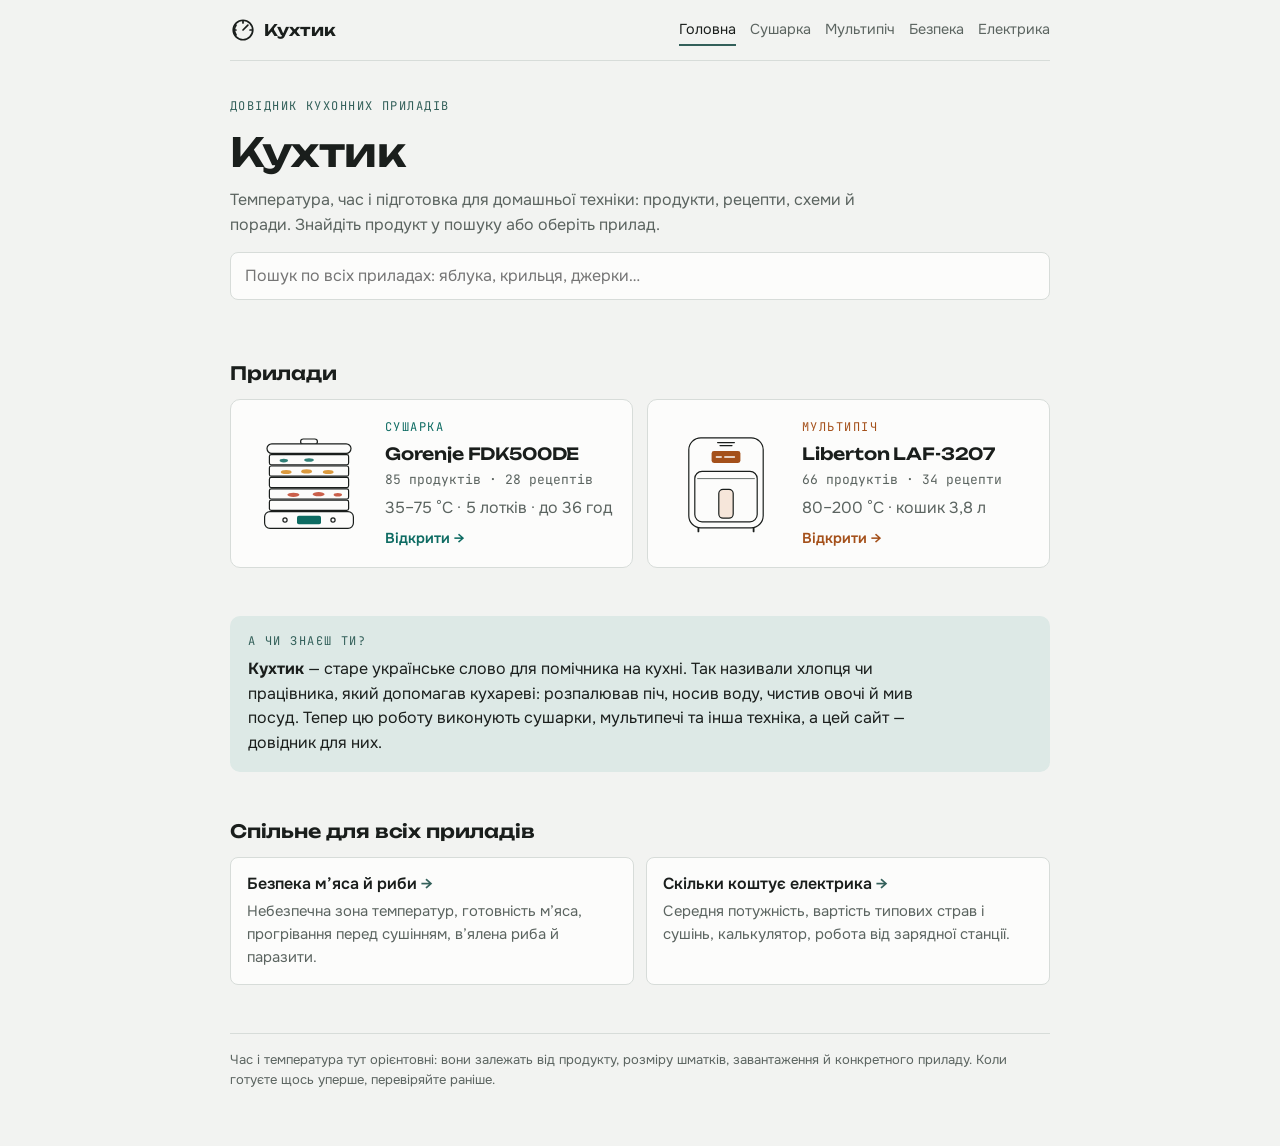
<file: index.html>
<!doctype html>
<html lang="uk">
<head>
<meta charset="utf-8">
<meta name="viewport" content="width=device-width, initial-scale=1, viewport-fit=cover">
<title>Кухтик</title>
<meta name="description" content="Довідник кухонних приладів: режими, рецепти й поради для сушарки та мультипечі.">
<link rel="icon" href="data:image/svg+xml,%3Csvg xmlns='http://www.w3.org/2000/svg' viewBox='0 0 24 24' fill='none' stroke='%2333605a' stroke-width='2' stroke-linecap='round'%3E%3Ccircle cx='12' cy='12' r='9'/%3E%3Cpath d='M12 12l4.5-4.5'/%3E%3C/svg%3E">
<link rel="preconnect" href="https://fonts.googleapis.com"><link rel="preconnect" href="https://fonts.gstatic.com" crossorigin><link href="https://fonts.googleapis.com/css2?family=Onest:wght@400;500;600&family=Unbounded:wght@500;600&family=JetBrains+Mono:wght@400;500&display=swap" rel="stylesheet">
<link rel="stylesheet" href="assets/style.css">
<style>html{padding-top:env(safe-area-inset-top,0px);padding-bottom:env(safe-area-inset-bottom,0px)}</style>
</head>
<body>
<script src="assets/icons.js"></script>
<nav class="site-nav" aria-label="Сайт"><a class="brand" href="index.html"><svg class="ico" aria-hidden="true"><use href="#i-logo"/></svg>Кухтик</a><div class="nav-links"><a href="index.html" aria-current="page">Головна</a><a href="dehydrator.html">Сушарка</a><a href="airfryer.html">Мультипіч</a><a href="safety.html">Безпека</a><a href="power.html">Електрика</a></div></nav>
<main class="wrap">
  <header class="home-hero">
    <span class="eyebrow">Довідник кухонних приладів</span>
    <h1>Кухтик</h1>
    <p class="lead">Температура, час і підготовка для домашньої техніки: продукти, рецепти, схеми й поради. Знайдіть продукт у пошуку або оберіть прилад.</p>
    <input id="hq" class="search" type="search" placeholder="Пошук по всіх приладах: яблука, крильця, джерки…" autocomplete="off" aria-label="Пошук по всіх приладах">
    <div class="results" id="hres" aria-live="polite"></div>
  </header>
  <section class="block" aria-labelledby="dev-h">
    <h2 id="dev-h">Прилади</h2>
    <div class="devices">
      <a class="device dry" href="dehydrator.html"><svg viewBox="0 0 200 170" role="img" aria-label="Сушарка з п’ятьма круглими лотками">
  <rect x="86" y="10" width="28" height="9" rx="4.5" class="surf-f" stroke="currentColor" stroke-width="2"/>
  <rect x="30" y="18" width="140" height="16" rx="8" class="surf-f" stroke="currentColor" stroke-width="2"/>
  <rect x="34" y="36" width="132" height="17" rx="3" class="surf-f" stroke="currentColor" stroke-width="2"/><rect x="34" y="55" width="132" height="17" rx="3" class="surf-f" stroke="currentColor" stroke-width="2"/><rect x="34" y="74" width="132" height="17" rx="3" class="surf-f" stroke="currentColor" stroke-width="2"/><rect x="34" y="93" width="132" height="17" rx="3" class="surf-f" stroke="currentColor" stroke-width="2"/><rect x="34" y="112" width="132" height="17" rx="3" class="surf-f" stroke="currentColor" stroke-width="2"/>
  <g opacity=".85"><ellipse cx="62" cy="65" rx="9" ry="3.5" class="warm-f"/><ellipse cx="96" cy="64" rx="9" ry="3.5" class="warm-f"/><ellipse cx="132" cy="65" rx="9" ry="3.5" class="warm-f"/>
  <ellipse cx="74" cy="103" rx="10" ry="3.5" class="hot-f"/><ellipse cx="116" cy="102" rx="10" ry="3.5" class="hot-f"/><ellipse cx="148" cy="103" rx="7" ry="3" class="hot-f"/>
  <ellipse cx="58" cy="46" rx="7" ry="3" class="acc-fill"/><ellipse cx="100" cy="45" rx="8" ry="3" class="acc-fill"/></g>
  <rect x="26" y="131" width="148" height="28" rx="9" class="surf-f" stroke="currentColor" stroke-width="2"/>
  <rect x="80" y="138" width="40" height="14" rx="3" class="acc-fill"/>
  <circle cx="60" cy="145" r="3.5" fill="none" stroke="currentColor" stroke-width="2"/><circle cx="140" cy="145" r="3.5" fill="none" stroke="currentColor" stroke-width="2"/>
</svg><div class="device-text"><span class="eyebrow">Сушарка</span><h2>Gorenje FDK500DE</h2><span class="counts" id="cnt-dry"></span><span class="muted">35–75 °C · 5 лотків · до 36 год</span><span class="go">Відкрити →</span></div></a>
      <a class="device air" href="airfryer.html"><svg viewBox="0 0 200 170" role="img" aria-label="Мультипіч із висувним кошиком">
  <rect x="38" y="8" width="124" height="150" rx="20" class="surf-f" stroke="currentColor" stroke-width="2"/>
  <path d="M86 16h28M90 21h20" stroke="currentColor" stroke-width="2" stroke-linecap="round"/>
  <rect x="76" y="30" width="48" height="20" rx="4" class="acc-fill"/>
  <path d="M84 40h8M98 40h16" stroke="var(--surface)" stroke-width="2.5" stroke-linecap="round"/>
  <rect x="48" y="64" width="104" height="84" rx="12" class="surf-f" stroke="currentColor" stroke-width="2"/>
  <path d="M52 76h96" stroke="currentColor" stroke-width="1.5" class="mut-s"/>
  <rect x="88" y="94" width="24" height="48" rx="7" class="soft-f" stroke="currentColor" stroke-width="2"/>
  <path d="M54 158v6M146 158v6" stroke="currentColor" stroke-width="3" stroke-linecap="round"/>
</svg><div class="device-text"><span class="eyebrow">Мультипіч</span><h2>Liberton LAF-3207</h2><span class="counts" id="cnt-air"></span><span class="muted">80–200 °C · кошик 3,8 л</span><span class="go">Відкрити →</span></div></a>
    </div>
  </section>
  <aside class="note" aria-label="А чи знаєш ти?">
    <span class="eyebrow">А чи знаєш ти?</span>
    <p><b>Кухтик</b> — старе українське слово для помічника на кухні. Так називали хлопця чи працівника, який допомагав кухареві: розпалював піч, носив воду, чистив овочі й мив посуд. Тепер цю роботу виконують сушарки, мультипечі та інша техніка, а цей сайт — довідник для них.</p>
  </aside>
  <section class="block" aria-labelledby="common-h">
    <h2 id="common-h">Спільне для всіх приладів</h2>
    <div class="cards">
      <a class="card link-card" href="safety.html"><b>Безпека м’яса й риби</b><span>Небезпечна зона температур, готовність м’яса, прогрівання перед сушінням, в’ялена риба й паразити.</span></a>
      <a class="card link-card" href="power.html"><b>Скільки коштує електрика</b><span>Середня потужність, вартість типових страв і сушінь, калькулятор, робота від зарядної станції.</span></a>
    </div>
  </section>
  <script>
  document.addEventListener("DOMContentLoaded", function () {
    var DS = window.DATASETS, SRC = [["dehydrator", "dry", "dehydrator.html", "Сушарка"], ["airfryer", "air", "airfryer.html", "Мультипіч"]];
    function plural(n, a, b, c) { var m = n % 10, k = n % 100; if (m === 1 && k !== 11) return a; if (m >= 2 && m <= 4 && (k < 12 || k > 14)) return b; return c; }
    function esc(s) { return String(s).replace(/[&<>"]/g, function (c) { return { "&": "&amp;", "<": "&lt;", ">": "&gt;", '"': "&quot;" }[c]; }); }
    var ALL = [];
    SRC.forEach(function (s) {
      var d = DS[s[0]];
      document.getElementById("cnt-" + s[1]).textContent = d.P.length + " " + plural(d.P.length, "продукт", "продукти", "продуктів") + " · " + d.R.length + " " + plural(d.R.length, "рецепт", "рецепти", "рецептів");
      d.P.forEach(function (p, i) { ALL.push({ k: s[1], href: s[2] + "#p" + i, n: p.n, sub: p.t + " · " + p.h, where: s[3], ic: d.ICONS[p.c], text: (p.n + " " + (p.sub || "") + " " + p.c).toLowerCase() }); });
      d.R.forEach(function (r) { ALL.push({ k: s[1], href: s[2] + "#r-" + r.id, n: r.n, sub: "рецепт · " + r.m, where: s[3], ic: d.ICONS[r.c], text: (r.n + " " + r.c + " " + r.ing.map(function (x) { return x[0]; }).join(" ")).toLowerCase() }); });
    });
    var q = document.getElementById("hq"), res = document.getElementById("hres");
    q.addEventListener("input", function () {
      var v = q.value.trim().toLowerCase();
      if (!v) { res.innerHTML = ""; return; }
      var hits = ALL.filter(function (x) { return x.text.indexOf(v) !== -1; });
      res.innerHTML = hits.length ? hits.slice(0, 12).map(function (x) {
        return '<a class="result ' + x.k + '" href="' + x.href + '"><span class="badge-ico">' + window.ico(x.ic || "bowl") + '</span><span>' + esc(x.n) + "<small>" + esc(x.sub) + '</small></span><span class="where">' + x.where + "</span></a>";
      }).join("") + (hits.length > 12 ? '<p class="muted">Ще ' + (hits.length - 12) + ". Уточніть запит.</p>" : "") : '<p class="muted">Нічого не знайдено.</p>';
    });
  });
  </script>
  <footer>Час і температура тут орієнтовні: вони залежать від продукту, розміру шматків, завантаження й конкретного приладу. Коли готуєте щось уперше, перевіряйте раніше.</footer>
</main>
<script src="data/dehydrator.js"></script>
<script src="data/airfryer.js"></script>
</body>
</html>
</file>
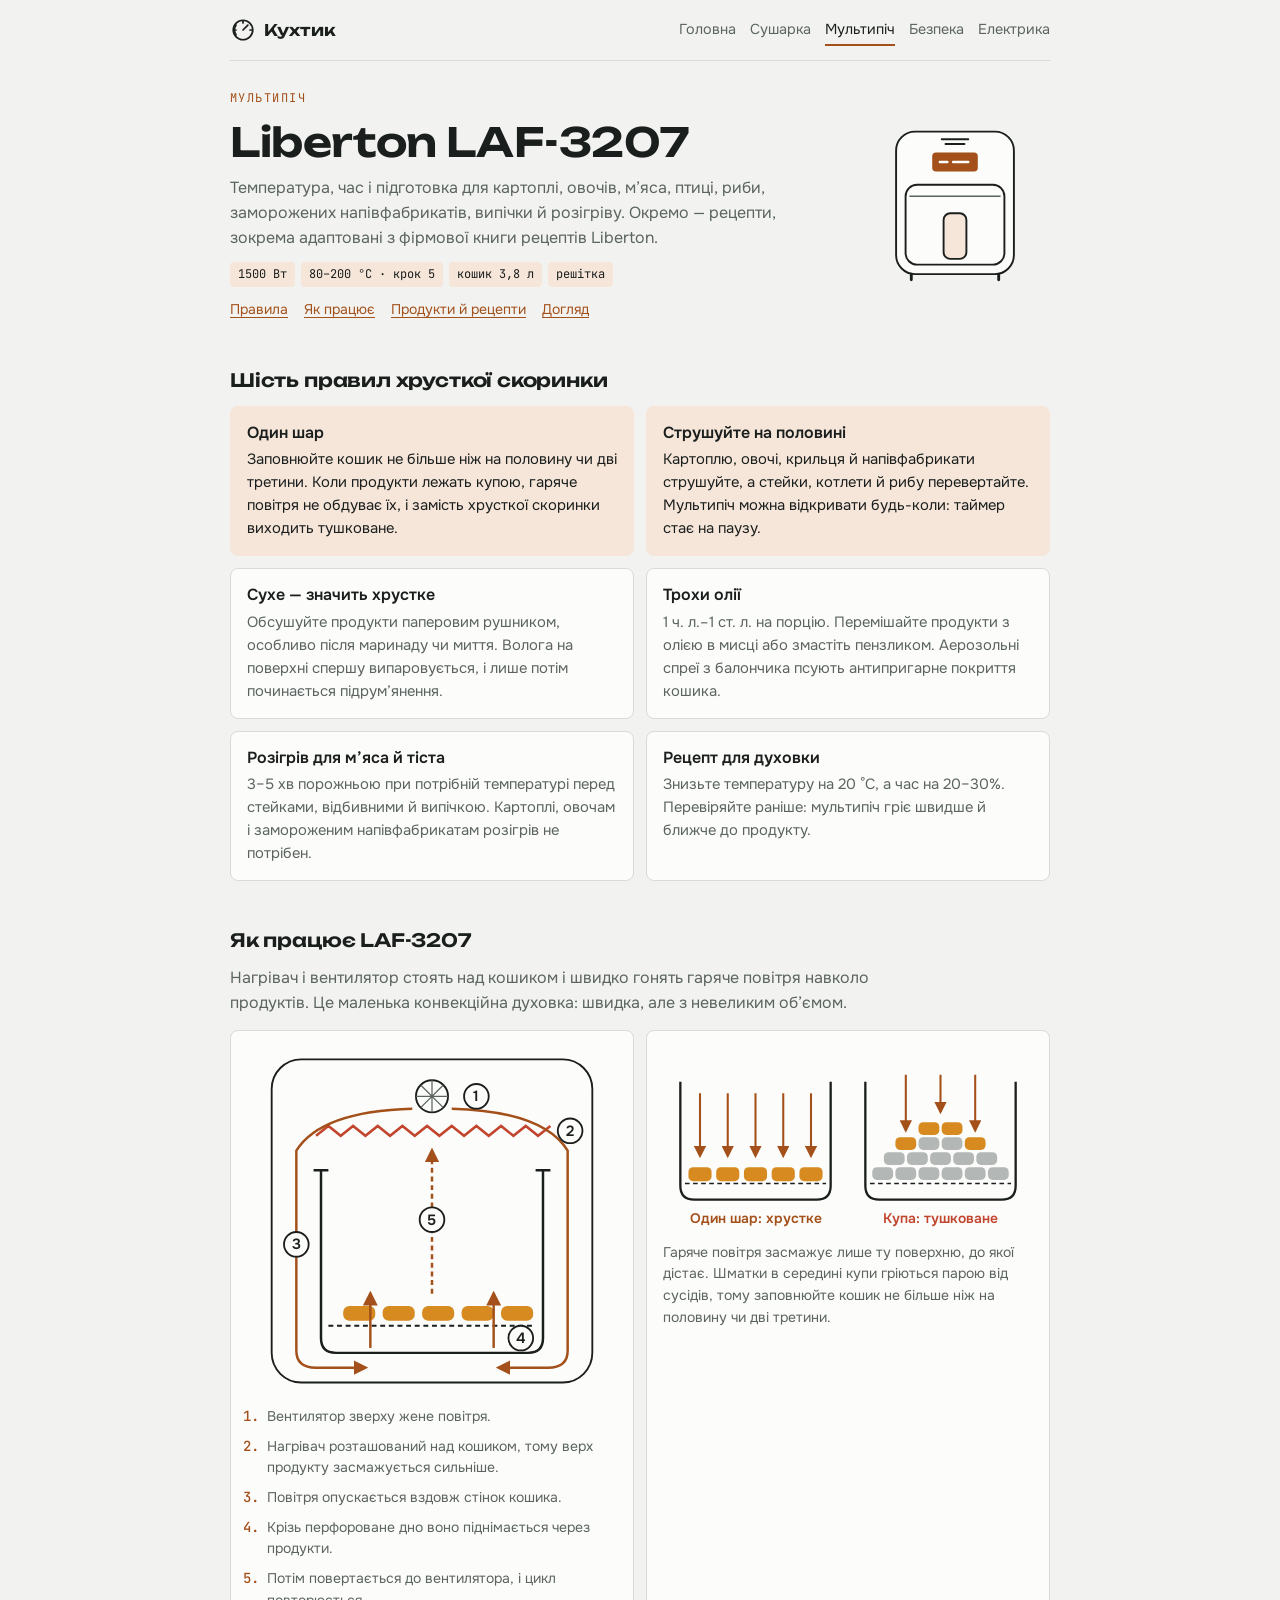
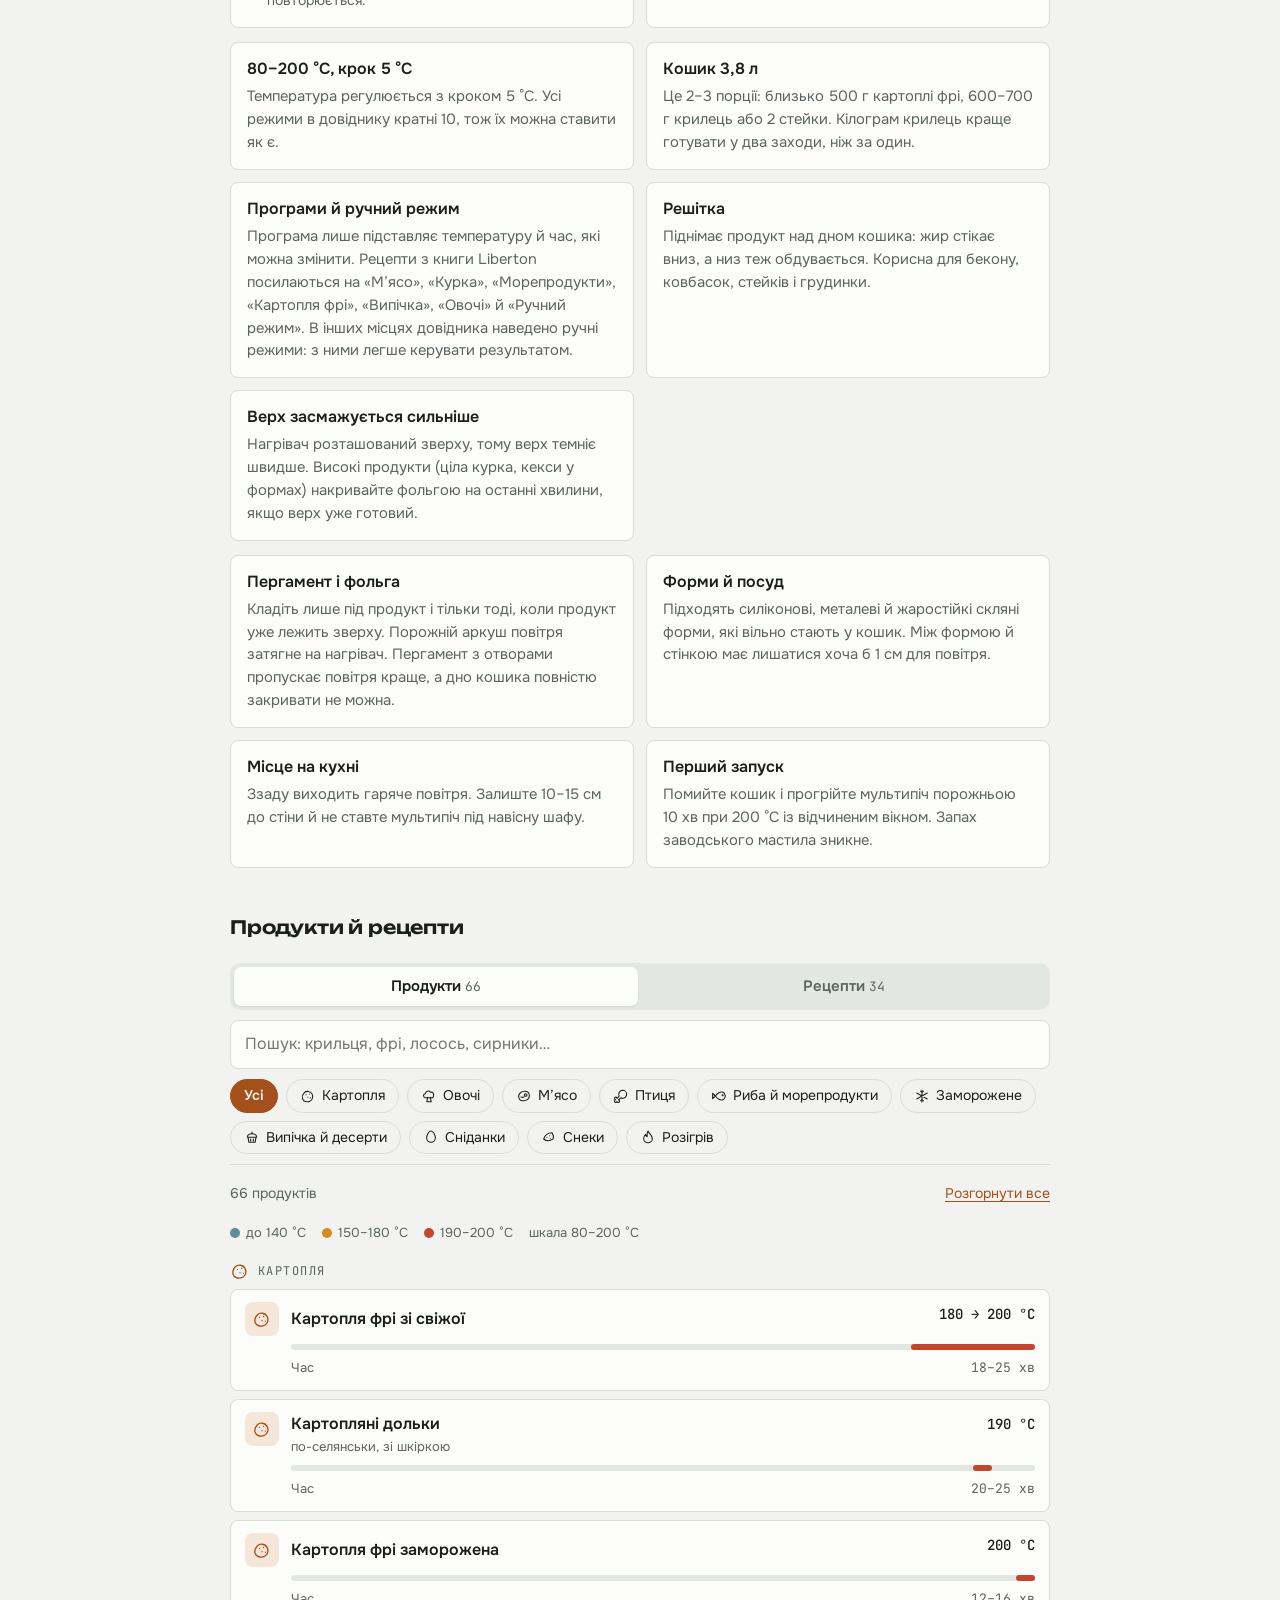
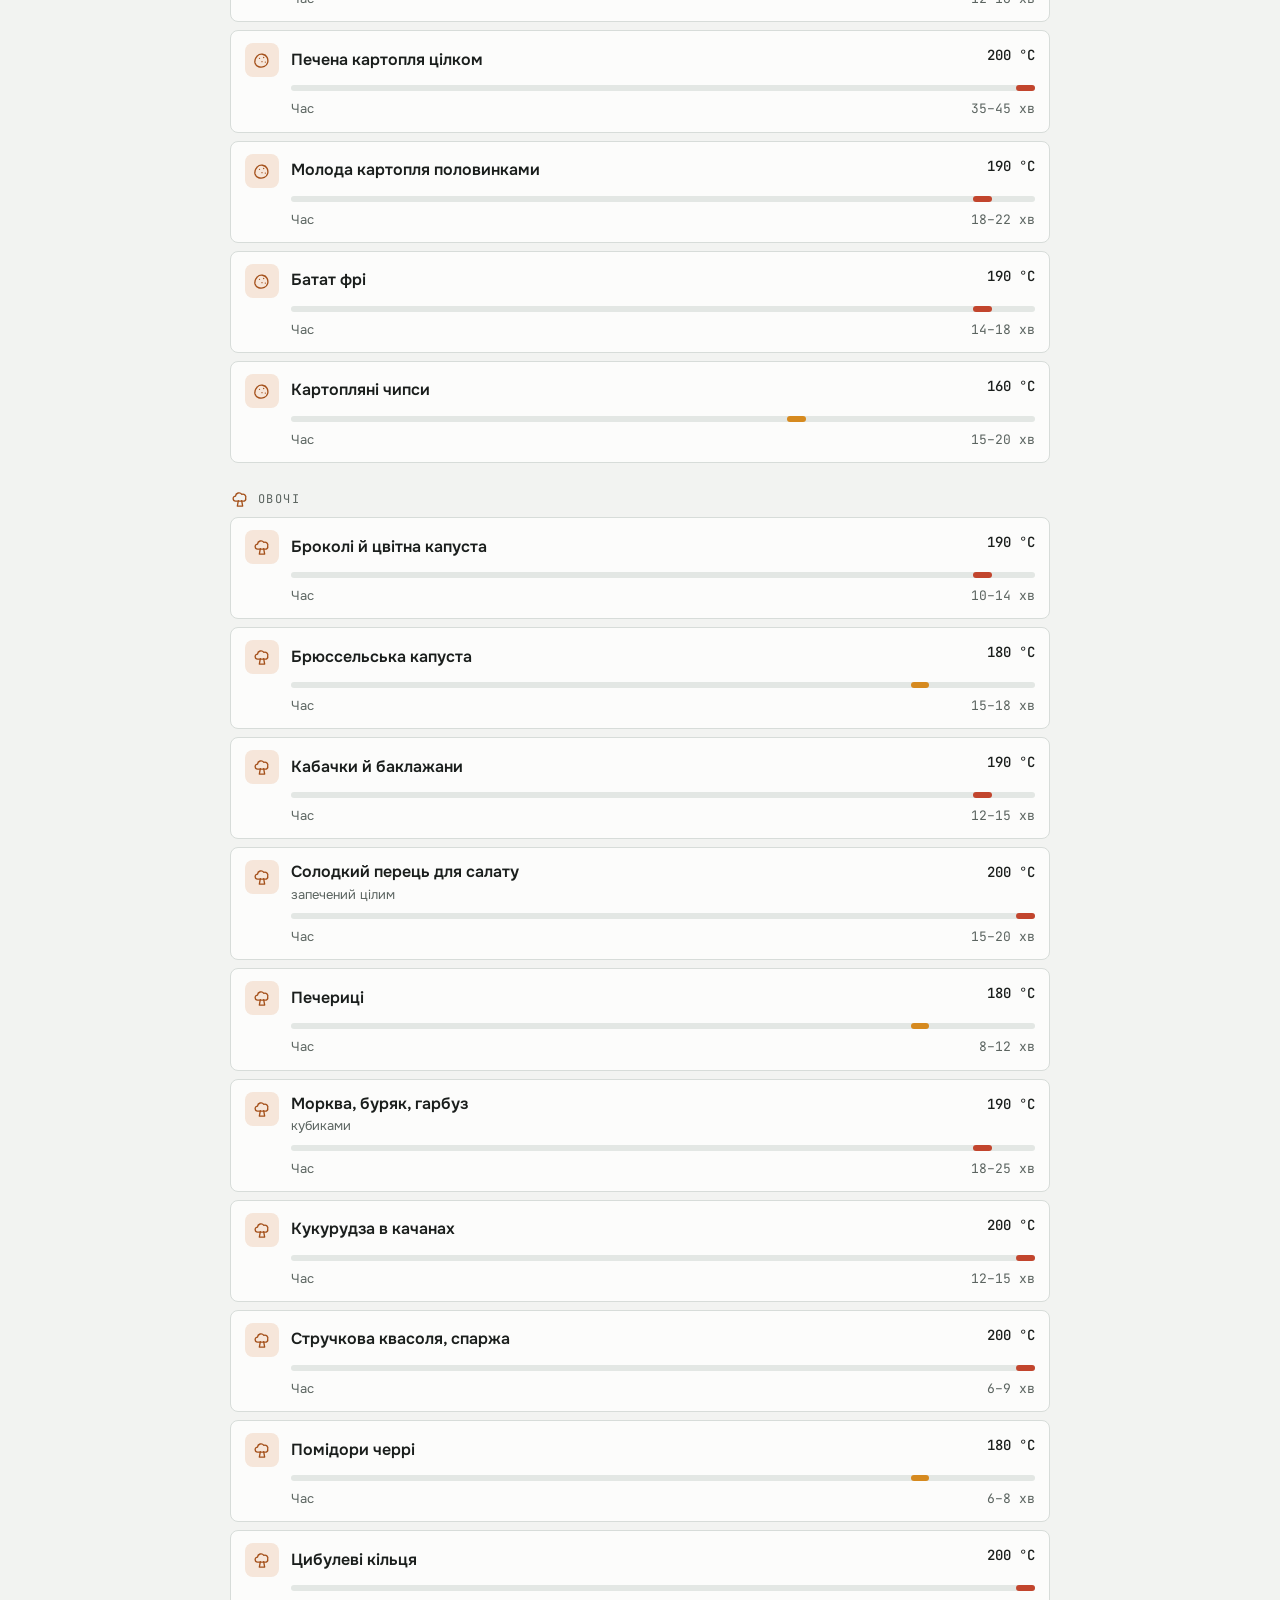
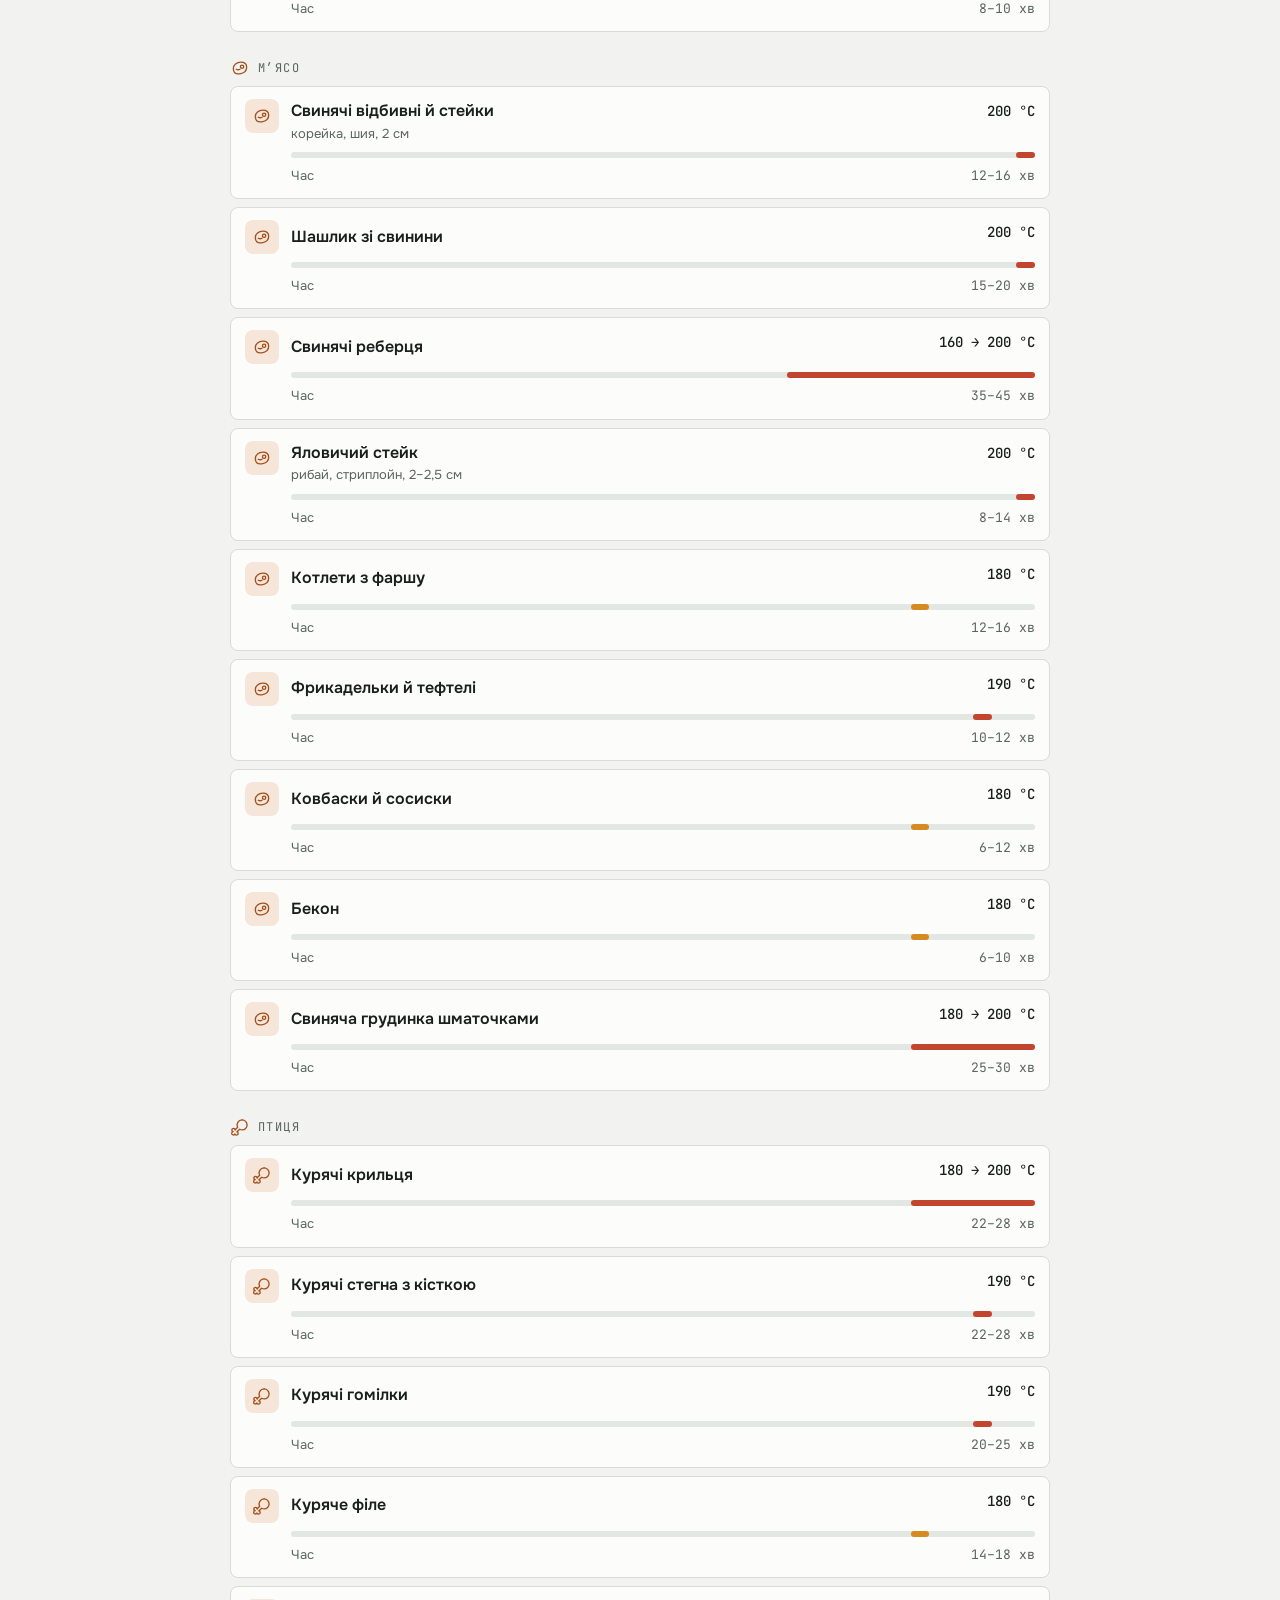
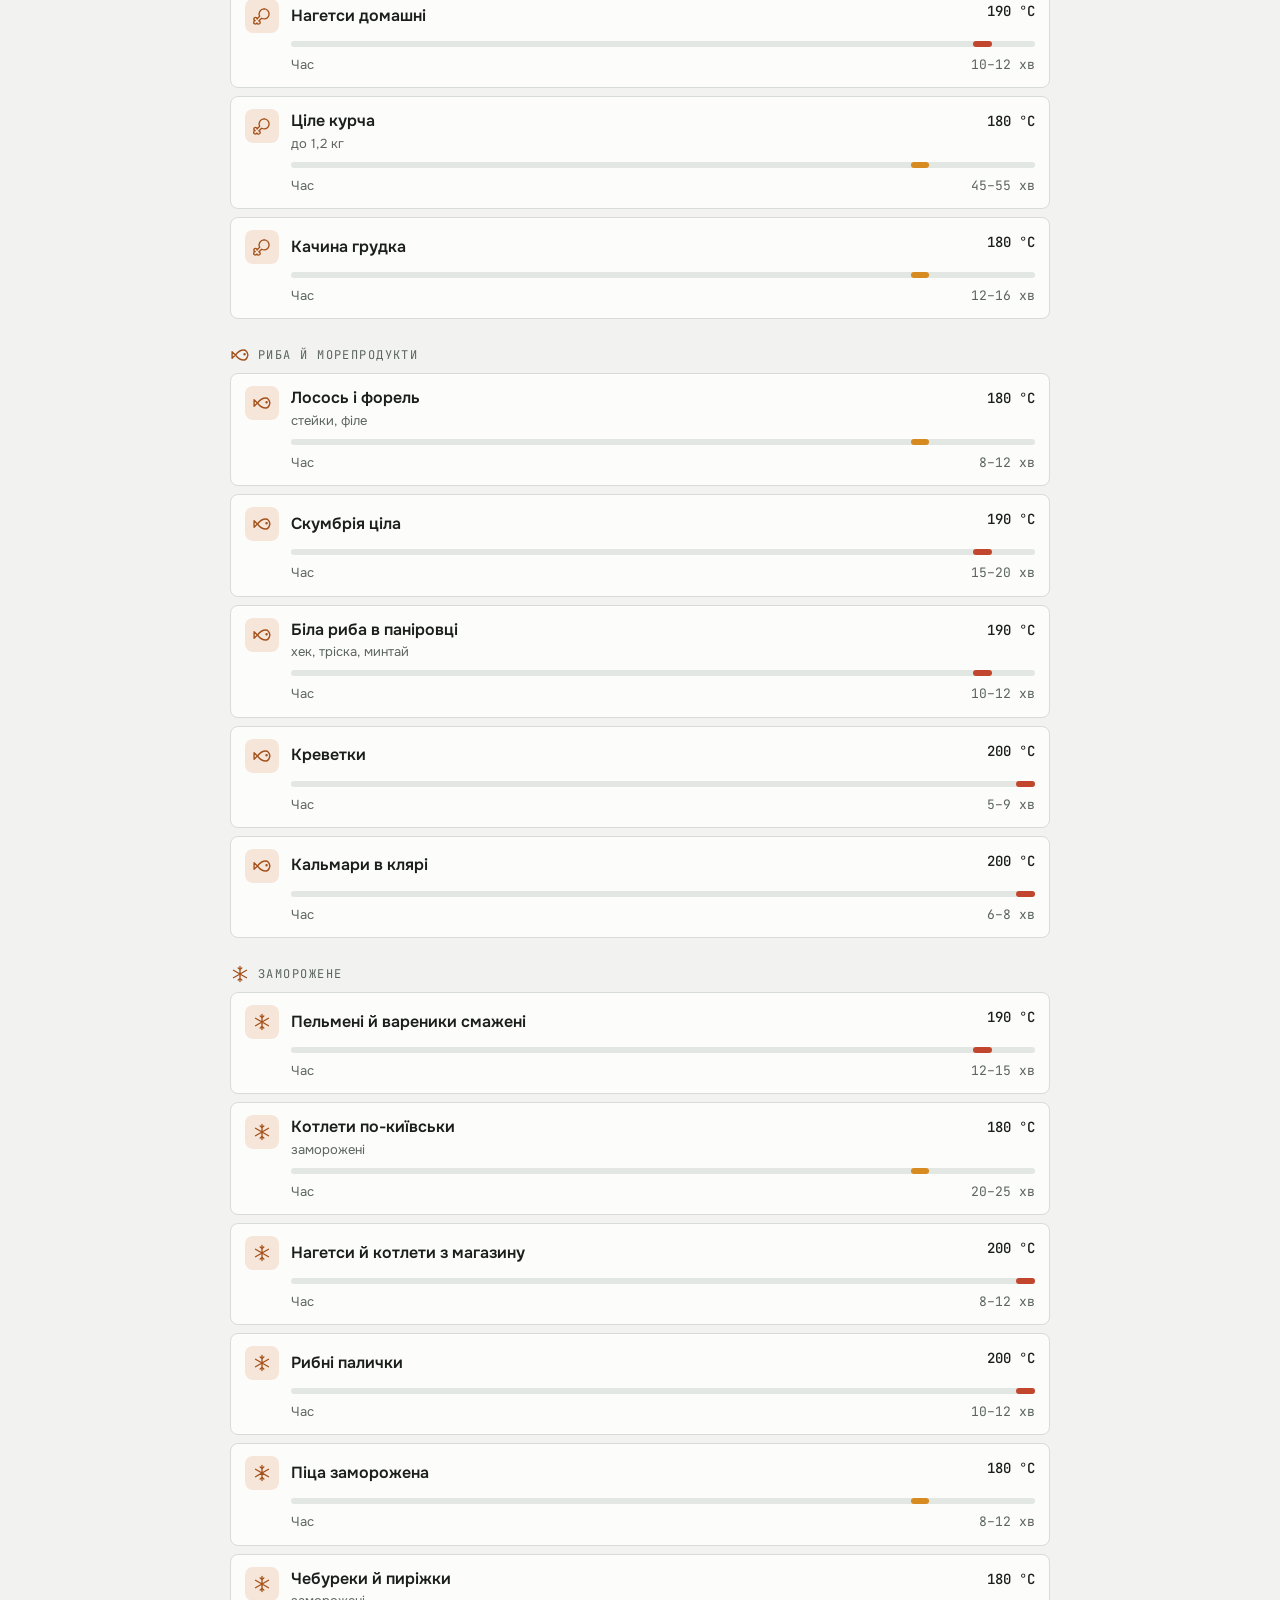
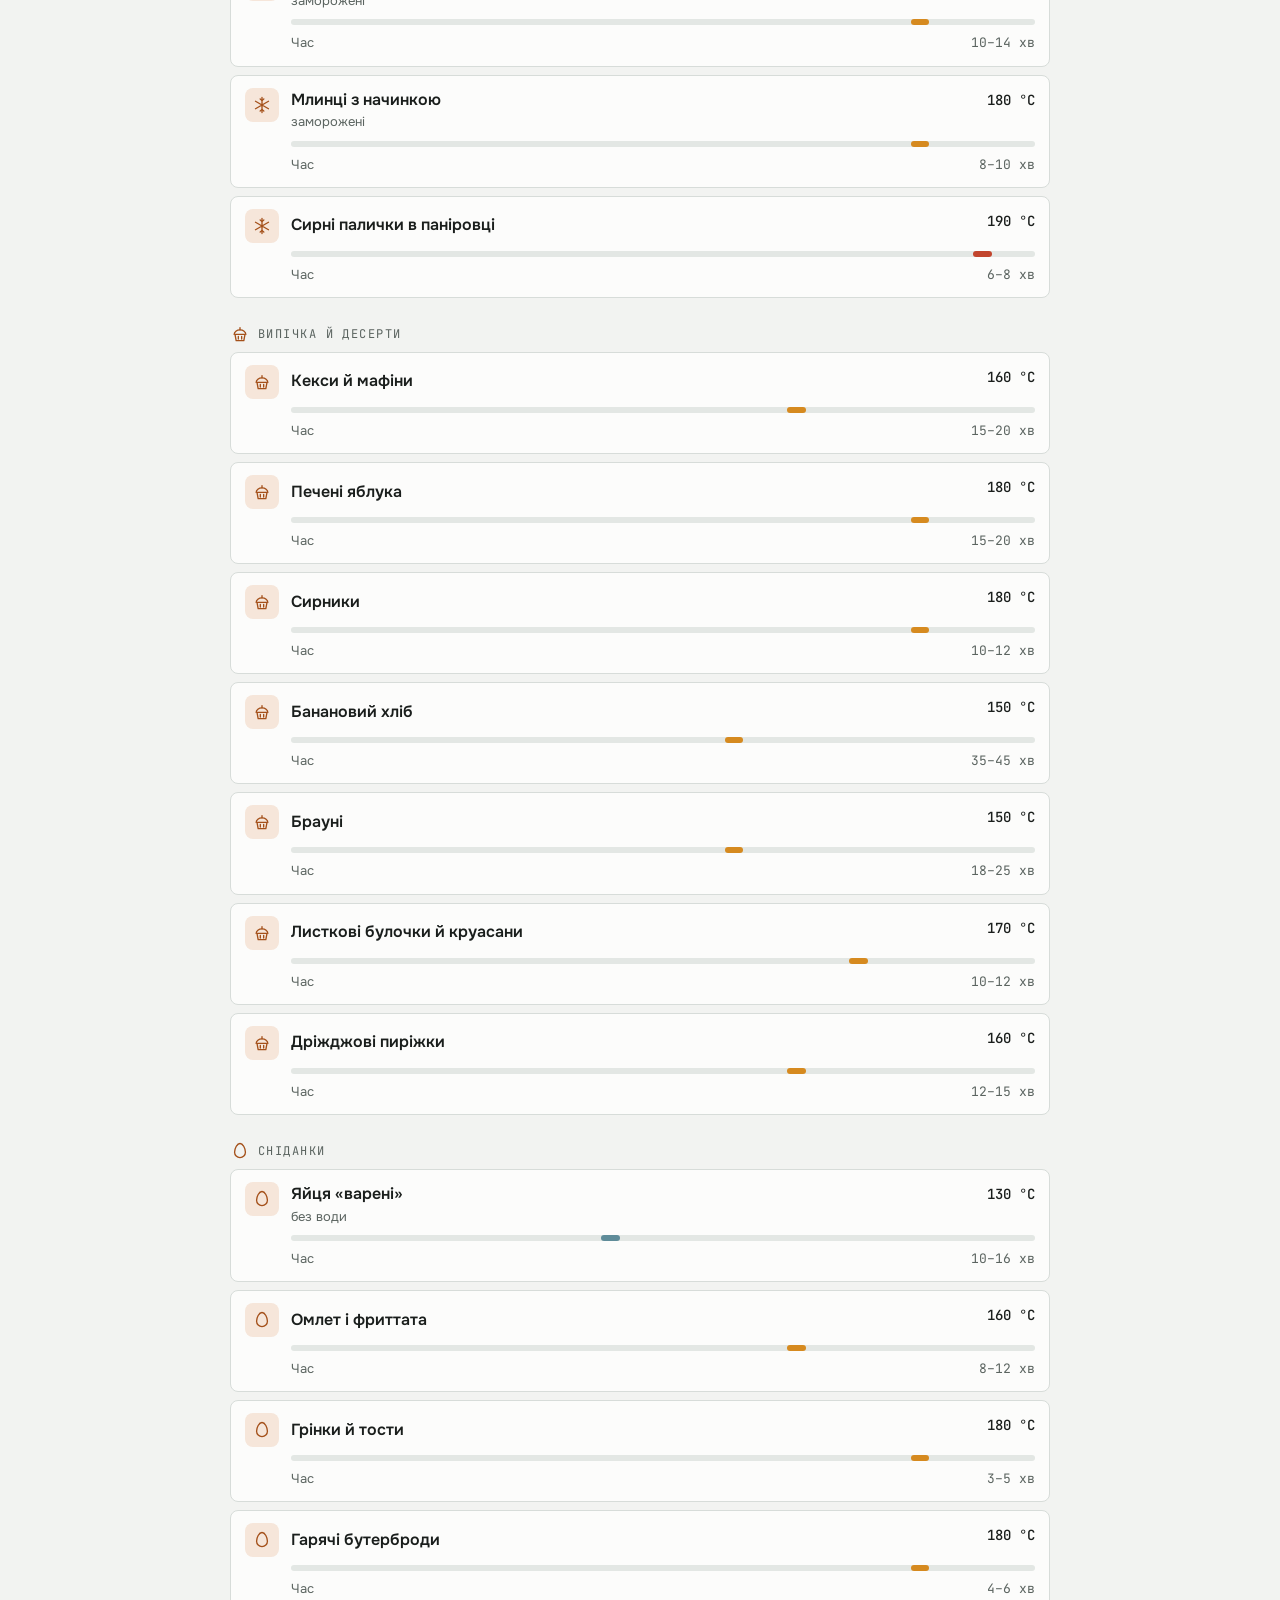
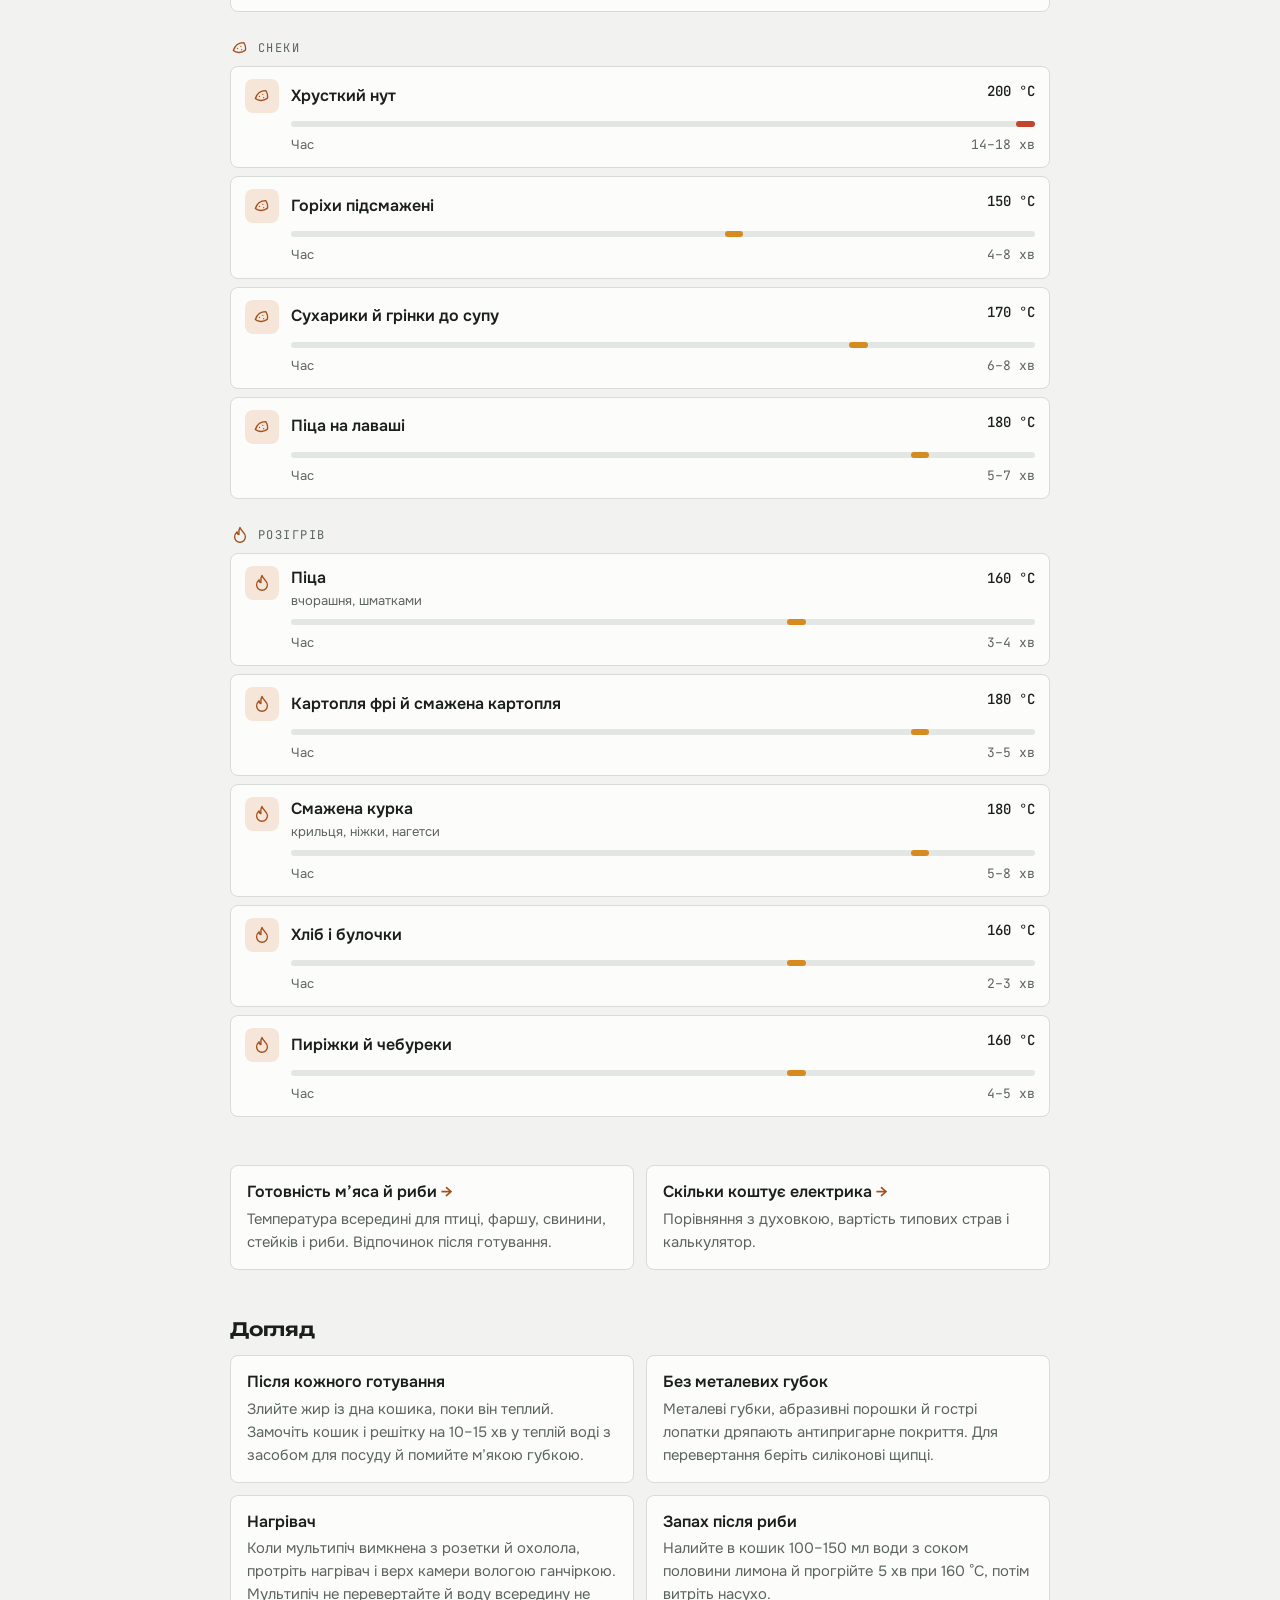
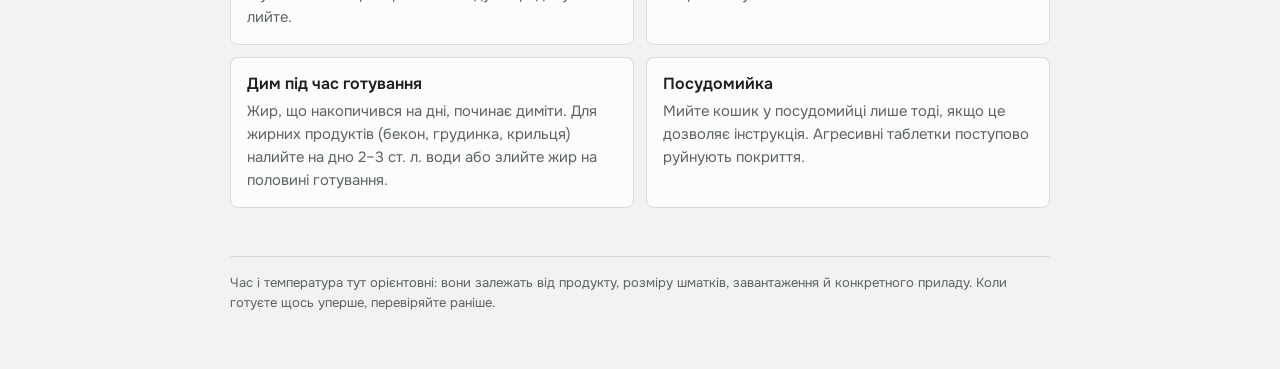
<file: airfryer.html>
<!doctype html>
<html lang="uk">
<head>
<meta charset="utf-8">
<meta name="viewport" content="width=device-width, initial-scale=1, viewport-fit=cover">
<title>Мультипіч Liberton LAF-3207 · Кухтик</title>
<meta name="description" content="Режими, підготовка й рецепти для мультипечі Liberton LAF-3207.">
<link rel="icon" href="data:image/svg+xml,%3Csvg xmlns='http://www.w3.org/2000/svg' viewBox='0 0 24 24' fill='none' stroke='%2333605a' stroke-width='2' stroke-linecap='round'%3E%3Ccircle cx='12' cy='12' r='9'/%3E%3Cpath d='M12 12l4.5-4.5'/%3E%3C/svg%3E">
<link rel="preconnect" href="https://fonts.googleapis.com"><link rel="preconnect" href="https://fonts.gstatic.com" crossorigin><link href="https://fonts.googleapis.com/css2?family=Onest:wght@400;500;600&family=Unbounded:wght@500;600&family=JetBrains+Mono:wght@400;500&display=swap" rel="stylesheet">
<link rel="stylesheet" href="assets/style.css">
<style>html{padding-top:env(safe-area-inset-top,0px);padding-bottom:env(safe-area-inset-bottom,0px)}</style>
</head>
<body data-device="air" data-dataset="airfryer">
<script src="assets/icons.js"></script>
<nav class="site-nav" aria-label="Сайт"><a class="brand" href="index.html"><svg class="ico" aria-hidden="true"><use href="#i-logo"/></svg>Кухтик</a><div class="nav-links"><a href="index.html">Головна</a><a href="dehydrator.html">Сушарка</a><a href="airfryer.html" aria-current="page">Мультипіч</a><a href="safety.html">Безпека</a><a href="power.html">Електрика</a></div></nav>
<main class="wrap">
  <header class="hero">
    <div class="hero-text">
      <span class="eyebrow">Мультипіч</span>
      <h1>Liberton LAF-3207</h1>
      <p class="lead">Температура, час і підготовка для картоплі, овочів, м’яса, птиці, риби, заморожених напівфабрикатів, випічки й розігріву. Окремо — рецепти, зокрема адаптовані з фірмової книги рецептів Liberton.</p>
      <div class="specs"><span class="spec">1500 Вт</span><span class="spec">80–200 °C · крок 5</span><span class="spec">кошик 3,8 л</span><span class="spec">решітка</span></div>
      <nav class="toc" aria-label="Розділи"><a href="#rules">Правила</a><a href="#device">Як працює</a><a href="#catalog">Продукти й рецепти</a><a href="#care">Догляд</a></nav>
    </div>
    <div class="hero-art"><svg viewBox="0 0 200 170" role="img" aria-label="Мультипіч із висувним кошиком">
  <rect x="38" y="8" width="124" height="150" rx="20" class="surf-f" stroke="currentColor" stroke-width="2"/>
  <path d="M86 16h28M90 21h20" stroke="currentColor" stroke-width="2" stroke-linecap="round"/>
  <rect x="76" y="30" width="48" height="20" rx="4" class="acc-fill"/>
  <path d="M84 40h8M98 40h16" stroke="var(--surface)" stroke-width="2.5" stroke-linecap="round"/>
  <rect x="48" y="64" width="104" height="84" rx="12" class="surf-f" stroke="currentColor" stroke-width="2"/>
  <path d="M52 76h96" stroke="currentColor" stroke-width="1.5" class="mut-s"/>
  <rect x="88" y="94" width="24" height="48" rx="7" class="soft-f" stroke="currentColor" stroke-width="2"/>
  <path d="M54 158v6M146 158v6" stroke="currentColor" stroke-width="3" stroke-linecap="round"/>
</svg></div>
  </header>
  <section class="block" id="rules" aria-labelledby="rules-h">
    <h2 id="rules-h">Шість правил хрусткої скоринки</h2>
    <div class="rules">
      <div class="rule key"><b>Один шар</b><span>Заповнюйте кошик не більше ніж на половину чи дві третини. Коли продукти лежать купою, гаряче повітря не обдуває їх, і замість хрусткої скоринки виходить тушковане.</span></div>
      <div class="rule key"><b>Струшуйте на половині</b><span>Картоплю, овочі, крильця й напівфабрикати струшуйте, а стейки, котлети й рибу перевертайте. Мультипіч можна відкривати будь-коли: таймер стає на паузу.</span></div>
      <div class="rule"><b>Сухе — значить хрустке</b><span>Обсушуйте продукти паперовим рушником, особливо після маринаду чи миття. Волога на поверхні спершу випаровується, і лише потім починається підрум’янення.</span></div>
      <div class="rule"><b>Трохи олії</b><span>1 ч. л.–1 ст. л. на порцію. Перемішайте продукти з олією в мисці або змастіть пензликом. Аерозольні спреї з балончика псують антипригарне покриття кошика.</span></div>
      <div class="rule"><b>Розігрів для м’яса й тіста</b><span>3–5 хв порожньою при потрібній температурі перед стейками, відбивними й випічкою. Картоплі, овочам і замороженим напівфабрикатам розігрів не потрібен.</span></div>
      <div class="rule"><b>Рецепт для духовки</b><span>Знизьте температуру на 20 °C, а час на 20–30%. Перевіряйте раніше: мультипіч гріє швидше й ближче до продукту.</span></div>
    </div>
  </section>
  <section class="block" id="device" aria-labelledby="dev-h">
    <h2 id="dev-h">Як працює LAF-3207</h2>
    <p>Нагрівач і вентилятор стоять над кошиком і швидко гонять гаряче повітря навколо продуктів. Це маленька конвекційна духовка: швидка, але з невеликим об’ємом.</p>
    <div class="diagrams"><figure class="diagram">
<svg viewBox="0 0 300 280" role="img" aria-label="Вентилятор над кошиком жене гаряче повітря вниз уздовж стінок і вгору крізь дно кошика"><defs><marker id="ah2" viewBox="0 0 10 10" refX="8" refY="5" markerWidth="6" markerHeight="6" orient="auto-start-reverse"><path d="M0 0L10 5L0 10z" class="acc-fill"/></marker></defs>
  <rect x="20" y="10" width="260" height="262" rx="24" class="surf-f" stroke="currentColor" stroke-width="1.5"/>
  <circle cx="150" cy="40" r="13" fill="none" stroke="currentColor" stroke-width="1.5"/>
  <path d="M150 27v26M137 40h26M141 31l18 18M159 31l-18 18" stroke="currentColor" stroke-width="1" class="mut-s"/>
  <polyline points="56,72 66,64 76,72 86,64 96,72 106,64 116,72 126,64 136,72 146,64 156,72 166,64 176,72 186,64 196,72 206,64 216,72 226,64 236,72 246,64" fill="none" class="hot-s" stroke-width="2"/>
  <path d="M60 100 V236 Q60 248 72 248 H228 Q240 248 240 236 V100" fill="none" stroke="currentColor" stroke-width="2"/>
  <path d="M54 100 H66 M234 100 H246" stroke="currentColor" stroke-width="2"/>
  <path d="M66 226 H234" stroke="currentColor" stroke-width="1.5" stroke-dasharray="4 3"/>
  <rect x="78" y="210" width="26" height="12" rx="5" class="warm-f"/><rect x="110" y="210" width="26" height="12" rx="5" class="warm-f"/><rect x="142" y="210" width="26" height="12" rx="5" class="warm-f"/><rect x="174" y="210" width="26" height="12" rx="5" class="warm-f"/><rect x="206" y="210" width="26" height="12" rx="5" class="warm-f"/>
  <path d="M134 50 Q60 52 40 84 V246 Q40 260 56 260 H96" fill="none" class="acc" stroke-width="2" marker-end="url(#ah2)"/>
  <path d="M166 50 Q240 52 260 84 V246 Q260 260 244 260 H204" fill="none" class="acc" stroke-width="2" marker-end="url(#ah2)"/>
  <path d="M100 244 V200" class="acc" stroke-width="2" marker-end="url(#ah2)"/>
  <path d="M200 244 V200" class="acc" stroke-width="2" marker-end="url(#ah2)"/>
  <path d="M150 200 V84" class="acc" stroke-width="2" stroke-dasharray="4 3" marker-end="url(#ah2)"/>
  <g><circle cx="186" cy="40" r="10" class="surf-f" stroke="currentColor" stroke-width="1.5"/><text x="186" y="44" text-anchor="middle" style="font-size:12px;font-weight:600">1</text></g><g><circle cx="262" cy="68" r="10" class="surf-f" stroke="currentColor" stroke-width="1.5"/><text x="262" y="72" text-anchor="middle" style="font-size:12px;font-weight:600">2</text></g><g><circle cx="40" cy="160" r="10" class="surf-f" stroke="currentColor" stroke-width="1.5"/><text x="40" y="164" text-anchor="middle" style="font-size:12px;font-weight:600">3</text></g><g><circle cx="222" cy="236" r="10" class="surf-f" stroke="currentColor" stroke-width="1.5"/><text x="222" y="240" text-anchor="middle" style="font-size:12px;font-weight:600">4</text></g><g><circle cx="150" cy="140" r="10" class="surf-f" stroke="currentColor" stroke-width="1.5"/><text x="150" y="144" text-anchor="middle" style="font-size:12px;font-weight:600">5</text></g>
</svg>
<figcaption><ol class="steps"><li>Вентилятор зверху жене повітря.</li><li>Нагрівач розташований над кошиком, тому верх продукту засмажується сильніше.</li><li>Повітря опускається вздовж стінок кошика.</li><li>Крізь перфороване дно воно піднімається через продукти.</li><li>Потім повертається до вентилятора, і цикл повторюється.</li></ol></figcaption>
</figure><figure class="diagram">
<svg viewBox="0 0 320 160" role="img" aria-label="Один шар обдувається з усіх боків, а в купі повітря доходить лише до верхніх шматків"><defs><marker id="ah3" viewBox="0 0 10 10" refX="8" refY="5" markerWidth="6" markerHeight="6" orient="auto-start-reverse"><path d="M0 0L10 5L0 10z" class="acc-fill"/></marker></defs><path d="M15 30 V120 Q15 132 27 132 H133 Q145 132 145 120 V30" fill="none" stroke="currentColor" stroke-width="2"/><path d="M19 118 H141" stroke="currentColor" stroke-width="1.2" stroke-dasharray="4 3"/><rect x="22" y="104" width="20" height="12" rx="4" class="warm-f"/><rect x="46" y="104" width="20" height="12" rx="4" class="warm-f"/><rect x="70" y="104" width="20" height="12" rx="4" class="warm-f"/><rect x="94" y="104" width="20" height="12" rx="4" class="warm-f"/><rect x="118" y="104" width="20" height="12" rx="4" class="warm-f"/><path d="M32 40 V94" class="acc" stroke-width="1.8" marker-end="url(#ah3)"/><path d="M56 40 V94" class="acc" stroke-width="1.8" marker-end="url(#ah3)"/><path d="M80 40 V94" class="acc" stroke-width="1.8" marker-end="url(#ah3)"/><path d="M104 40 V94" class="acc" stroke-width="1.8" marker-end="url(#ah3)"/><path d="M128 40 V94" class="acc" stroke-width="1.8" marker-end="url(#ah3)"/><path d="M175 30 V120 Q175 132 187 132 H293 Q305 132 305 120 V30" fill="none" stroke="currentColor" stroke-width="2"/><path d="M179 118 H301" stroke="currentColor" stroke-width="1.2" stroke-dasharray="4 3"/><rect x="181" y="104" width="18" height="11" rx="4" class="mut" opacity=".45"/><rect x="201" y="104" width="18" height="11" rx="4" class="mut" opacity=".45"/><rect x="221" y="104" width="18" height="11" rx="4" class="mut" opacity=".45"/><rect x="241" y="104" width="18" height="11" rx="4" class="mut" opacity=".45"/><rect x="261" y="104" width="18" height="11" rx="4" class="mut" opacity=".45"/><rect x="281" y="104" width="18" height="11" rx="4" class="mut" opacity=".45"/><rect x="191" y="91" width="18" height="11" rx="4" class="mut" opacity=".45"/><rect x="211" y="91" width="18" height="11" rx="4" class="mut" opacity=".45"/><rect x="231" y="91" width="18" height="11" rx="4" class="mut" opacity=".45"/><rect x="251" y="91" width="18" height="11" rx="4" class="mut" opacity=".45"/><rect x="271" y="91" width="18" height="11" rx="4" class="mut" opacity=".45"/><rect x="201" y="78" width="18" height="11" rx="4" class="warm-f" opacity="1"/><rect x="221" y="78" width="18" height="11" rx="4" class="mut" opacity=".45"/><rect x="241" y="78" width="18" height="11" rx="4" class="mut" opacity=".45"/><rect x="261" y="78" width="18" height="11" rx="4" class="warm-f" opacity="1"/><rect x="221" y="65" width="18" height="11" rx="4" class="warm-f" opacity="1"/><rect x="241" y="65" width="18" height="11" rx="4" class="warm-f" opacity="1"/><path d="M210 24 V72" class="acc" stroke-width="1.8" marker-end="url(#ah3)"/><path d="M240 24 V56" class="acc" stroke-width="1.8" marker-end="url(#ah3)"/><path d="M270 24 V72" class="acc" stroke-width="1.8" marker-end="url(#ah3)"/>
  <text x="80" y="152" text-anchor="middle" class="acc-fill" style="font-weight:600">Один шар: хрустке</text>
  <text x="240" y="152" text-anchor="middle" class="hot-f" style="font-weight:600">Купа: тушковане</text>
</svg>
<figcaption>Гаряче повітря засмажує лише ту поверхню, до якої дістає. Шматки в середині купи гріються парою від сусідів, тому заповнюйте кошик не більше ніж на половину чи дві третини.</figcaption>
</figure></div>
    <div class="cards">
      <div class="card"><b>80–200 °C, крок 5 °C</b><span>Температура регулюється з кроком 5 °C. Усі режими в довіднику кратні 10, тож їх можна ставити як є.</span></div>
      <div class="card"><b>Кошик 3,8 л</b><span>Це 2–3 порції: близько 500 г картоплі фрі, 600–700 г крилець або 2 стейки. Кілограм крилець краще готувати у два заходи, ніж за один.</span></div>
      <div class="card"><b>Програми й ручний режим</b><span>Програма лише підставляє температуру й час, які можна змінити. Рецепти з книги Liberton посилаються на «М’ясо», «Курка», «Морепродукти», «Картопля фрі», «Випічка», «Овочі» й «Ручний режим». В інших місцях довідника наведено ручні режими: з ними легше керувати результатом.</span></div>
      <div class="card"><b>Решітка</b><span>Піднімає продукт над дном кошика: жир стікає вниз, а низ теж обдувається. Корисна для бекону, ковбасок, стейків і грудинки.</span></div>
      <div class="card"><b>Верх засмажується сильніше</b><span>Нагрівач розташований зверху, тому верх темніє швидше. Високі продукти (ціла курка, кекси у формах) накривайте фольгою на останні хвилини, якщо верх уже готовий.</span></div>
    </div>
    <div class="cards">
      <div class="card"><b>Пергамент і фольга</b><span>Кладіть лише під продукт і тільки тоді, коли продукт уже лежить зверху. Порожній аркуш повітря затягне на нагрівач. Пергамент з отворами пропускає повітря краще, а дно кошика повністю закривати не можна.</span></div>
      <div class="card"><b>Форми й посуд</b><span>Підходять силіконові, металеві й жаростійкі скляні форми, які вільно стають у кошик. Між формою й стінкою має лишатися хоча б 1 см для повітря.</span></div>
      <div class="card"><b>Місце на кухні</b><span>Ззаду виходить гаряче повітря. Залиште 10–15 см до стіни й не ставте мультипіч під навісну шафу.</span></div>
      <div class="card"><b>Перший запуск</b><span>Помийте кошик і прогрійте мультипіч порожньою 10 хв при 200 °C із відчиненим вікном. Запах заводського мастила зникне.</span></div>
    </div>
  </section>
  <section class="block" id="catalog" aria-label="Продукти й рецепти">
    <h2>Продукти й рецепти</h2>
    <div class="tools">
      <div class="tabs" role="tablist">
        <button class="tab" id="tab-p" role="tab" type="button" aria-selected="true" data-tab="p">Продукти<span class="n" id="n-p"></span></button>
        <button class="tab" id="tab-r" role="tab" type="button" aria-selected="false" data-tab="r">Рецепти<span class="n" id="n-r"></span></button>
      </div>
      <input id="q" class="search" type="search" placeholder="Пошук: крильця, фрі, лосось, сирники…" autocomplete="off" aria-label="Пошук">
      <div class="chips" id="chips" role="group" aria-label="Категорії"></div>
    </div>
    <div class="meta"><span id="count"></span><button class="link-btn" id="toggleAll" type="button">Розгорнути все</button></div>
    <div class="legend" id="legend" aria-hidden="true"><span><i style="background:var(--cool)"></i>до 140 °C</span><span><i style="background:var(--warm)"></i>150–180 °C</span><span><i style="background:var(--hot)"></i>190–200 °C</span><span>шкала 80–200 °C</span></div>
    <div class="list" id="list"></div>
  </section>
  <section class="block" aria-label="Пов’язані сторінки">
    <div class="cards">
      <a class="card link-card" href="safety.html#doneness"><b>Готовність м’яса й риби</b><span>Температура всередині для птиці, фаршу, свинини, стейків і риби. Відпочинок після готування.</span></a>
      <a class="card link-card" href="power.html"><b>Скільки коштує електрика</b><span>Порівняння з духовкою, вартість типових страв і калькулятор.</span></a>
    </div>
  </section>
  <section class="block" id="care" aria-labelledby="care-h">
    <h2 id="care-h">Догляд</h2>
    <div class="cards">
      <div class="card"><b>Після кожного готування</b><span>Злийте жир із дна кошика, поки він теплий. Замочіть кошик і решітку на 10–15 хв у теплій воді з засобом для посуду й помийте м’якою губкою.</span></div>
      <div class="card"><b>Без металевих губок</b><span>Металеві губки, абразивні порошки й гострі лопатки дряпають антипригарне покриття. Для перевертання беріть силіконові щипці.</span></div>
      <div class="card"><b>Нагрівач</b><span>Коли мультипіч вимкнена з розетки й охолола, протріть нагрівач і верх камери вологою ганчіркою. Мультипіч не перевертайте й воду всередину не лийте.</span></div>
      <div class="card"><b>Запах після риби</b><span>Налийте в кошик 100–150 мл води з соком половини лимона й прогрійте 5 хв при 160 °C, потім витріть насухо.</span></div>
      <div class="card"><b>Дим під час готування</b><span>Жир, що накопичився на дні, починає диміти. Для жирних продуктів (бекон, грудинка, крильця) налийте на дно 2–3 ст. л. води або злийте жир на половині готування.</span></div>
      <div class="card"><b>Посудомийка</b><span>Мийте кошик у посудомийці лише тоді, якщо це дозволяє інструкція. Агресивні таблетки поступово руйнують покриття.</span></div>
    </div>
  </section>
  <footer>Час і температура тут орієнтовні: вони залежать від продукту, розміру шматків, завантаження й конкретного приладу. Коли готуєте щось уперше, перевіряйте раніше.</footer>
</main>
<script src="data/airfryer.js"></script>
<script src="assets/catalog.js"></script>
</body>
</html>
</file>
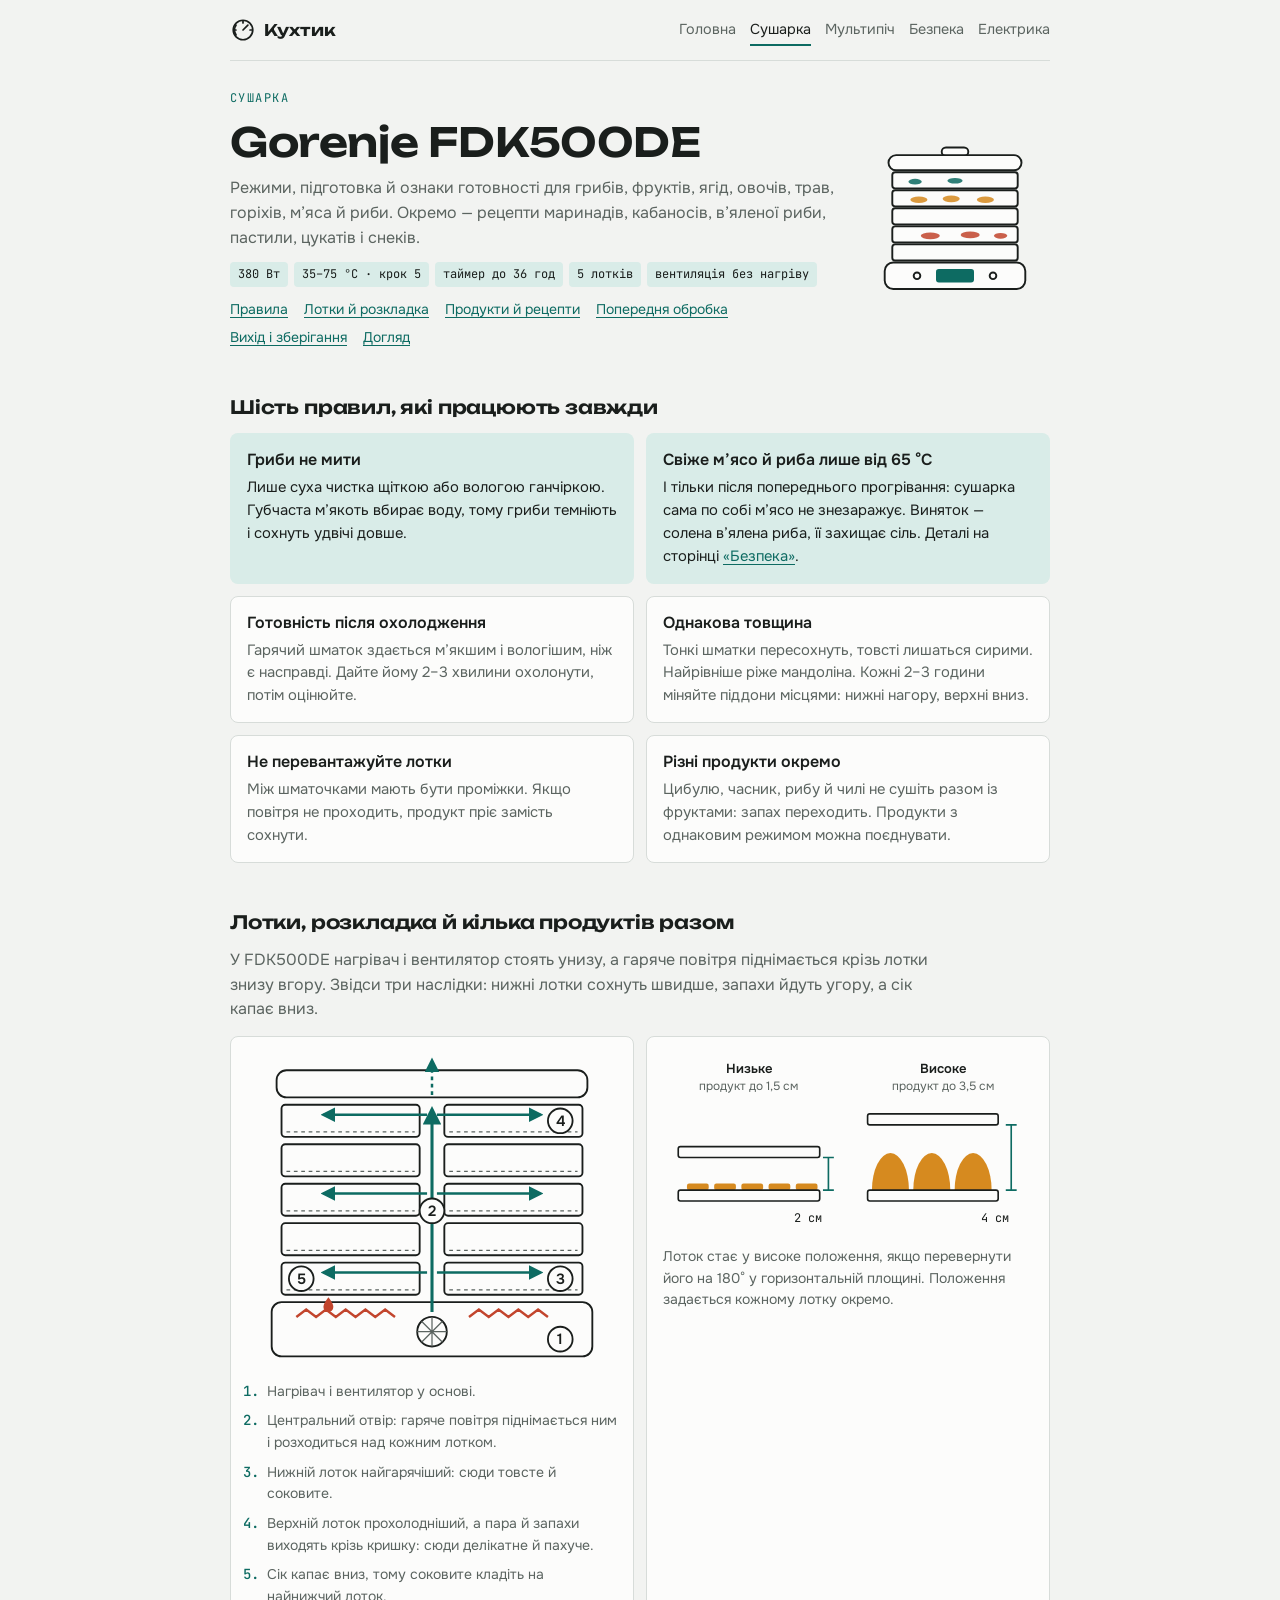
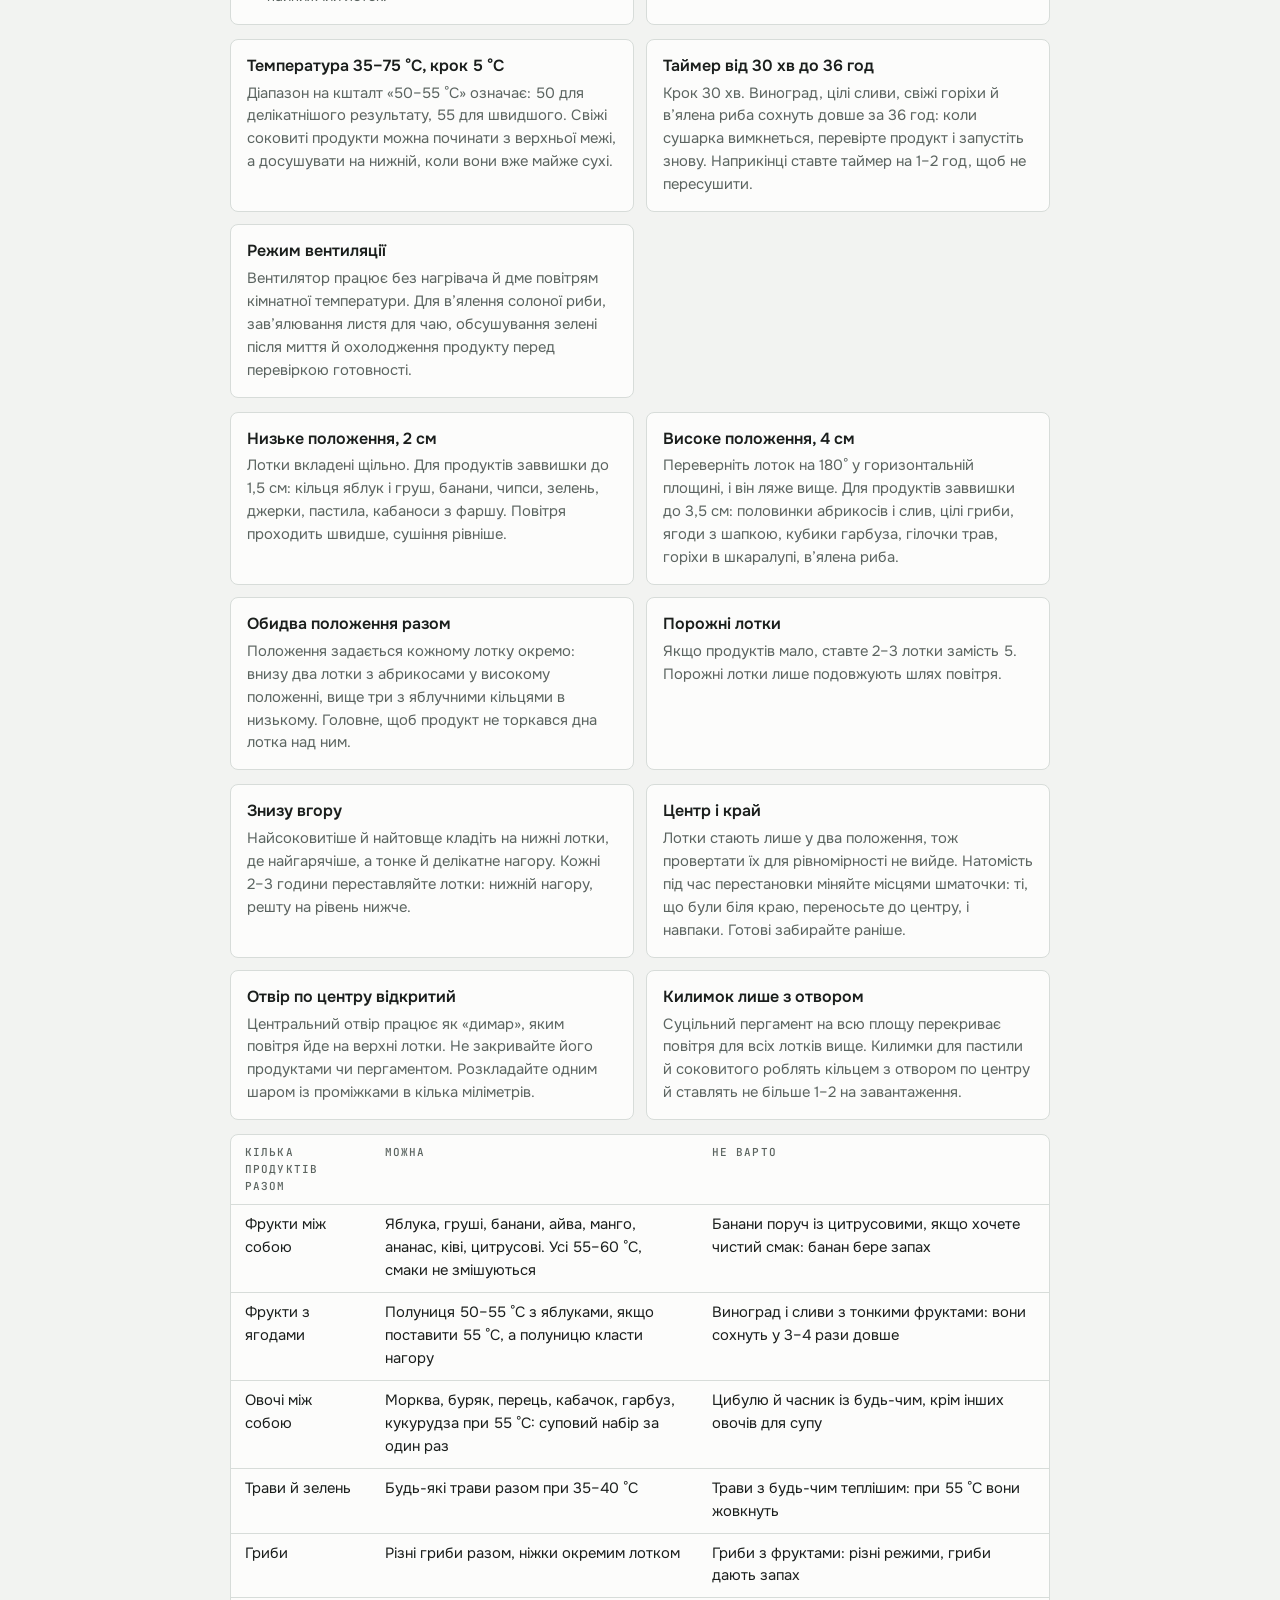
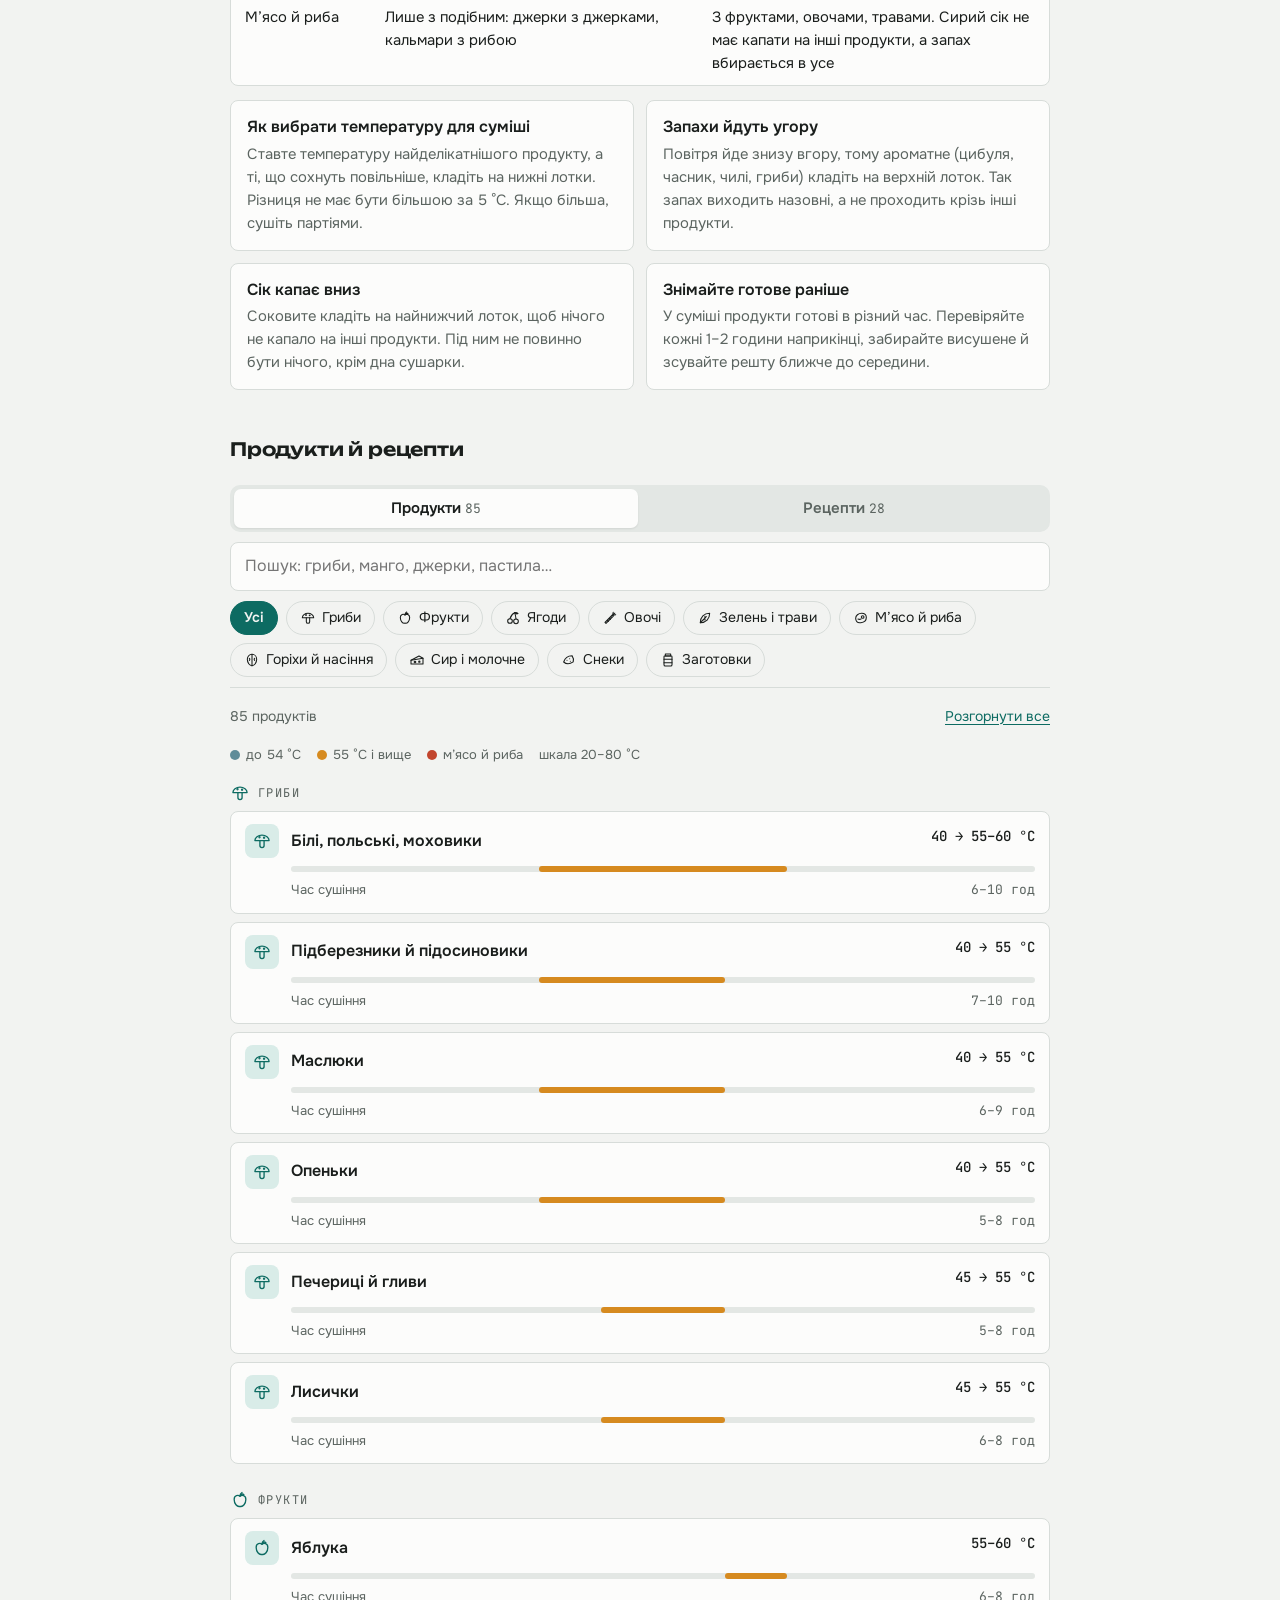
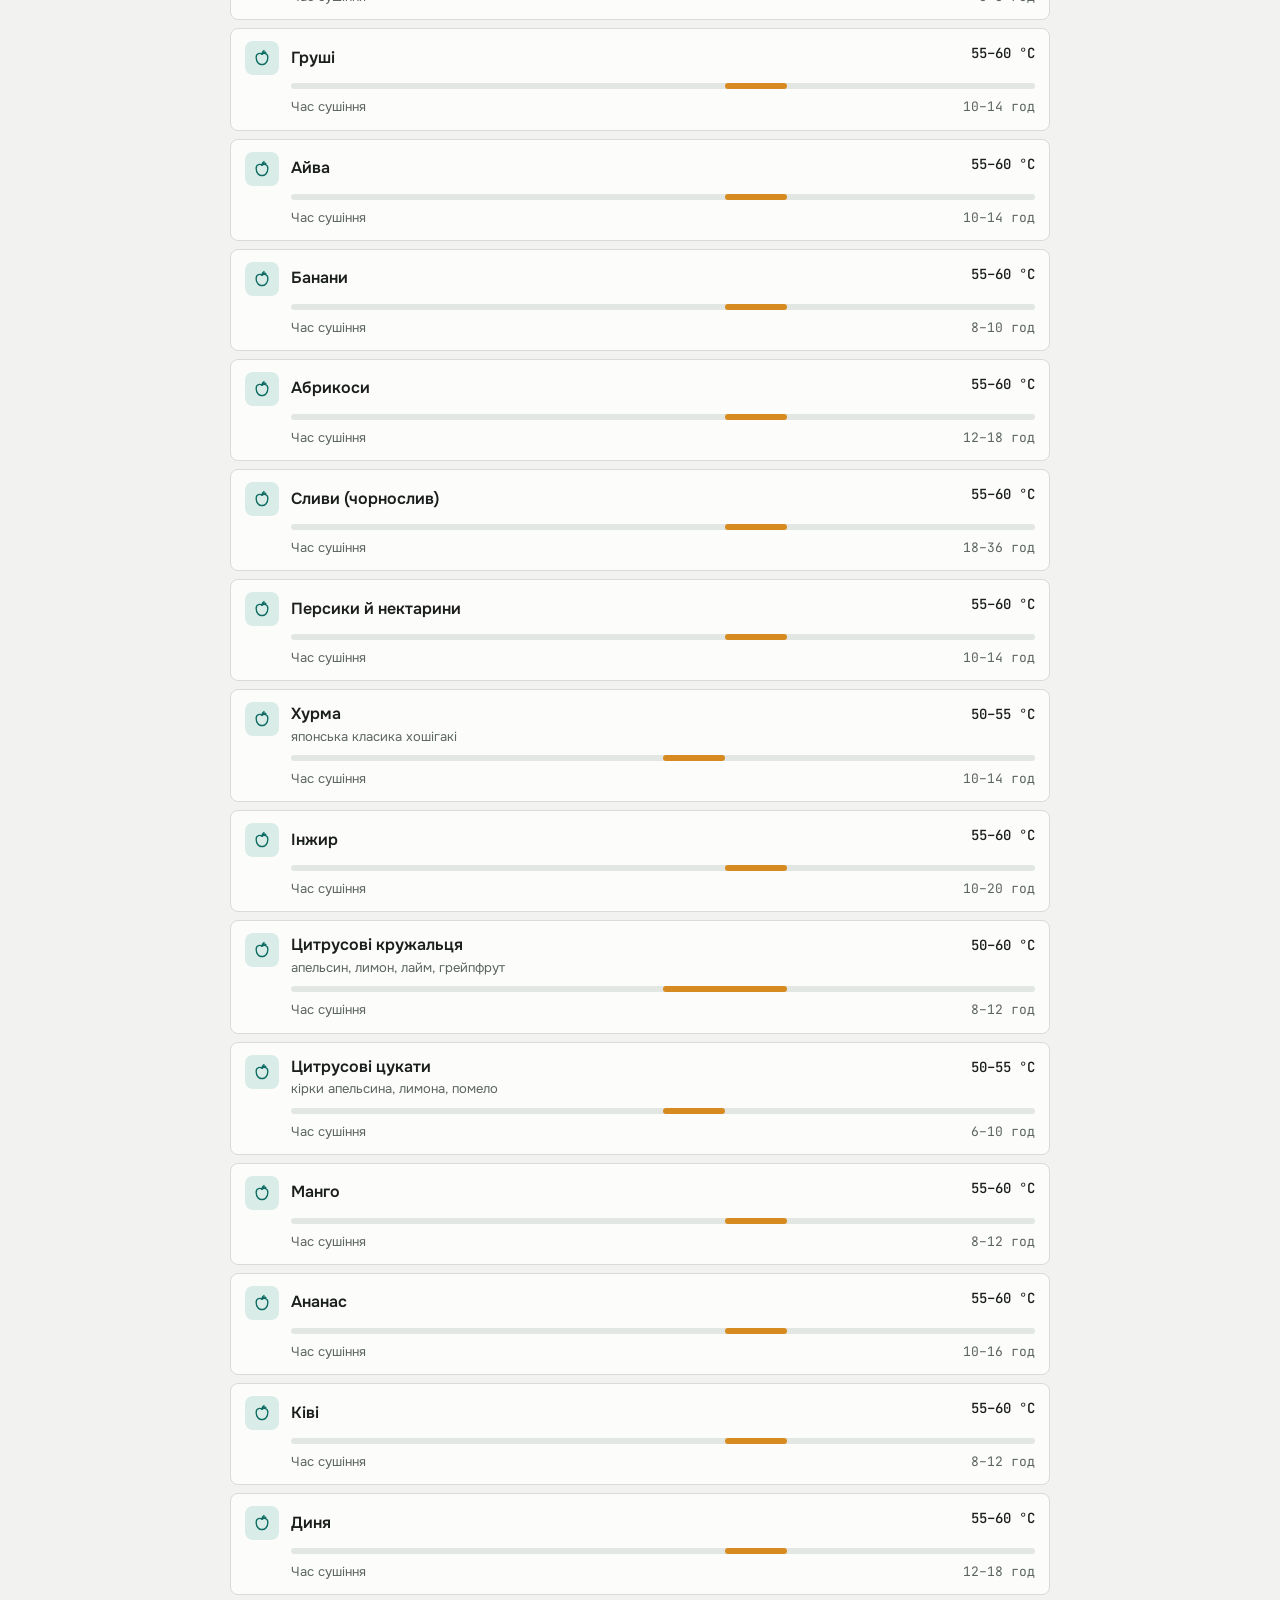
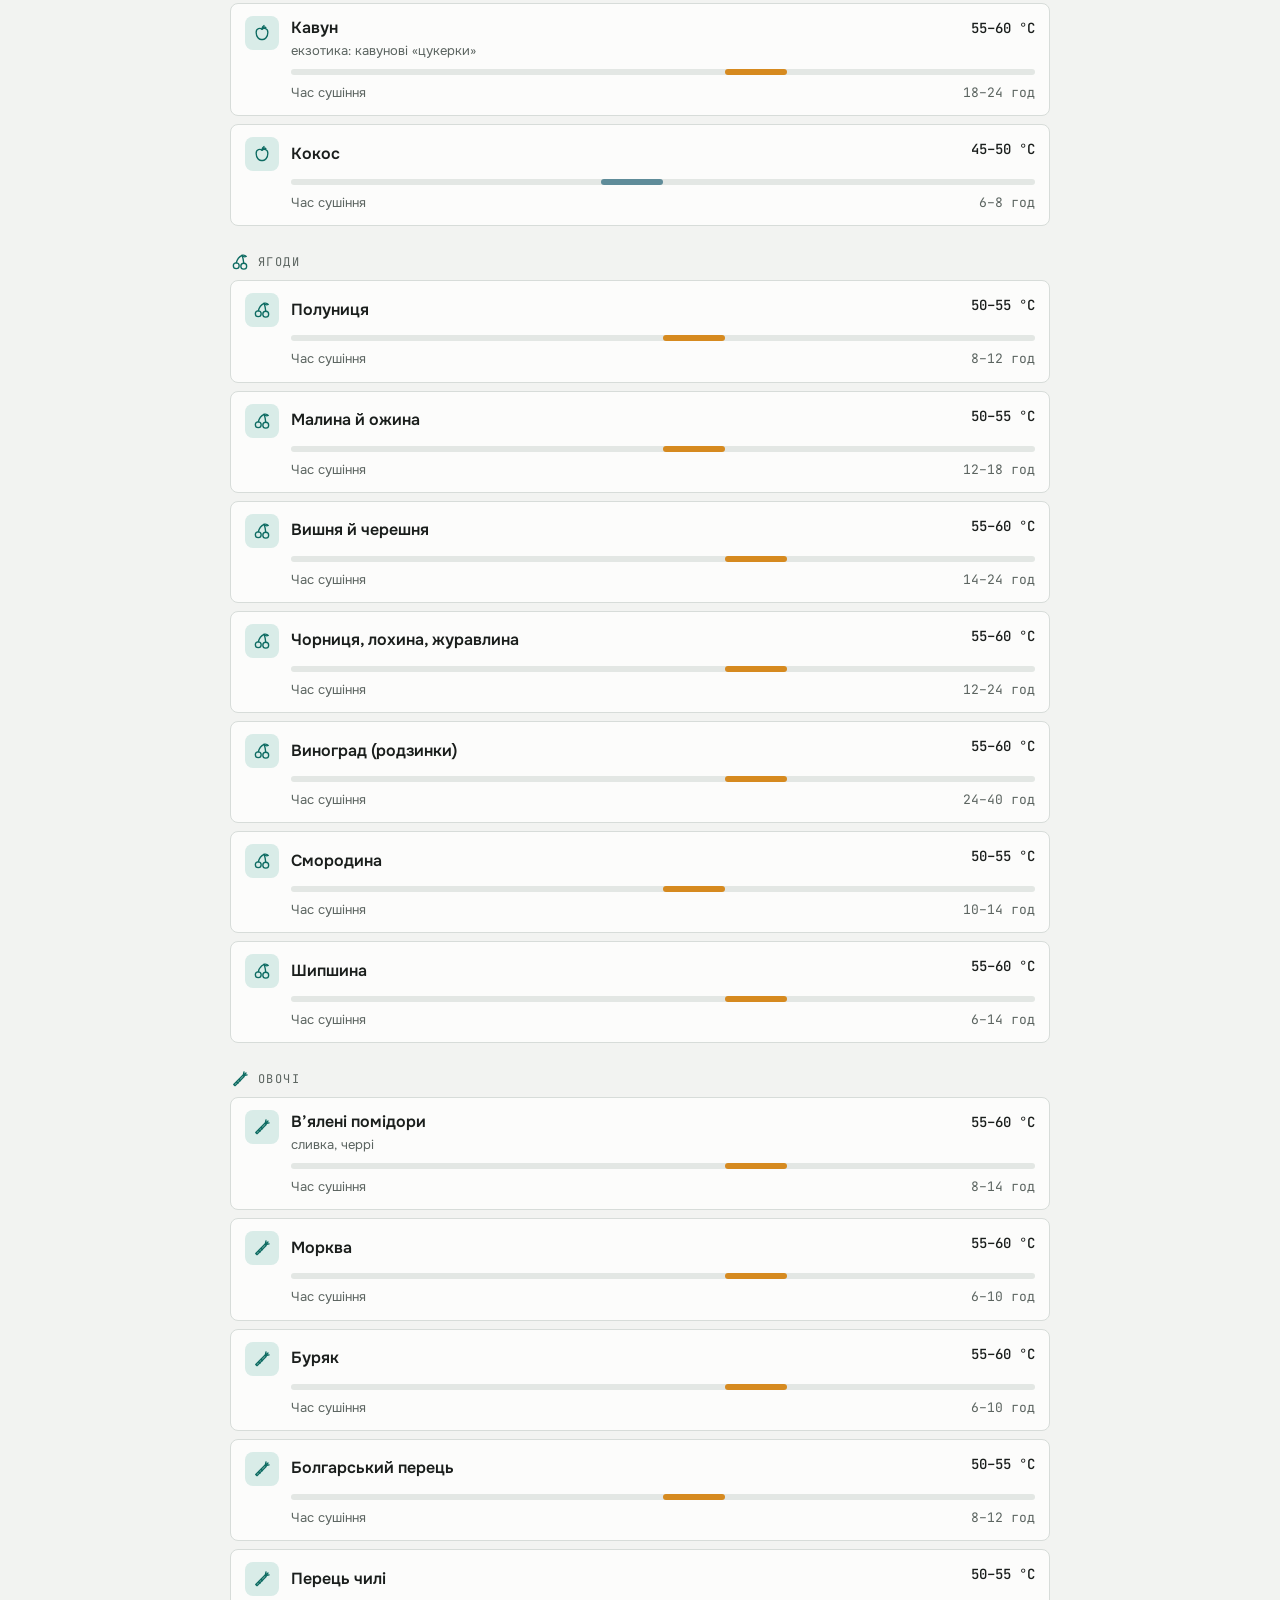
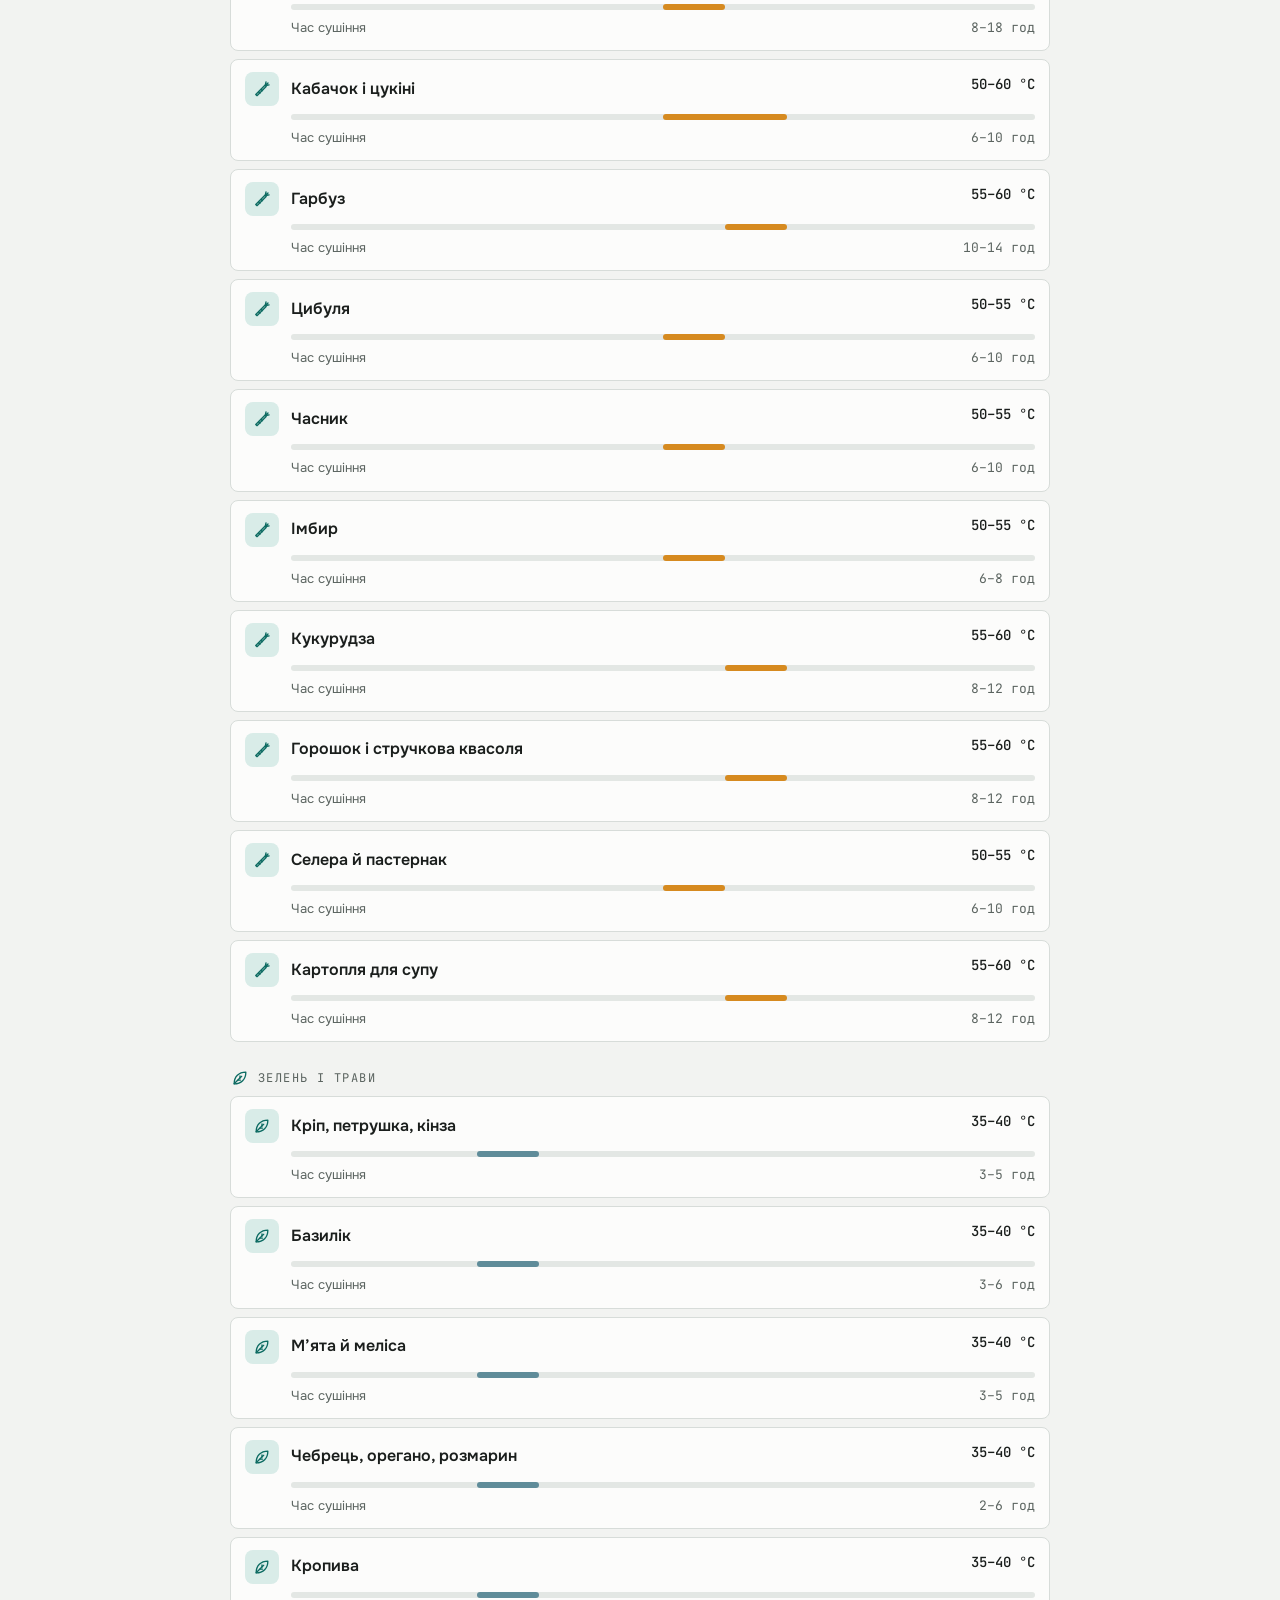
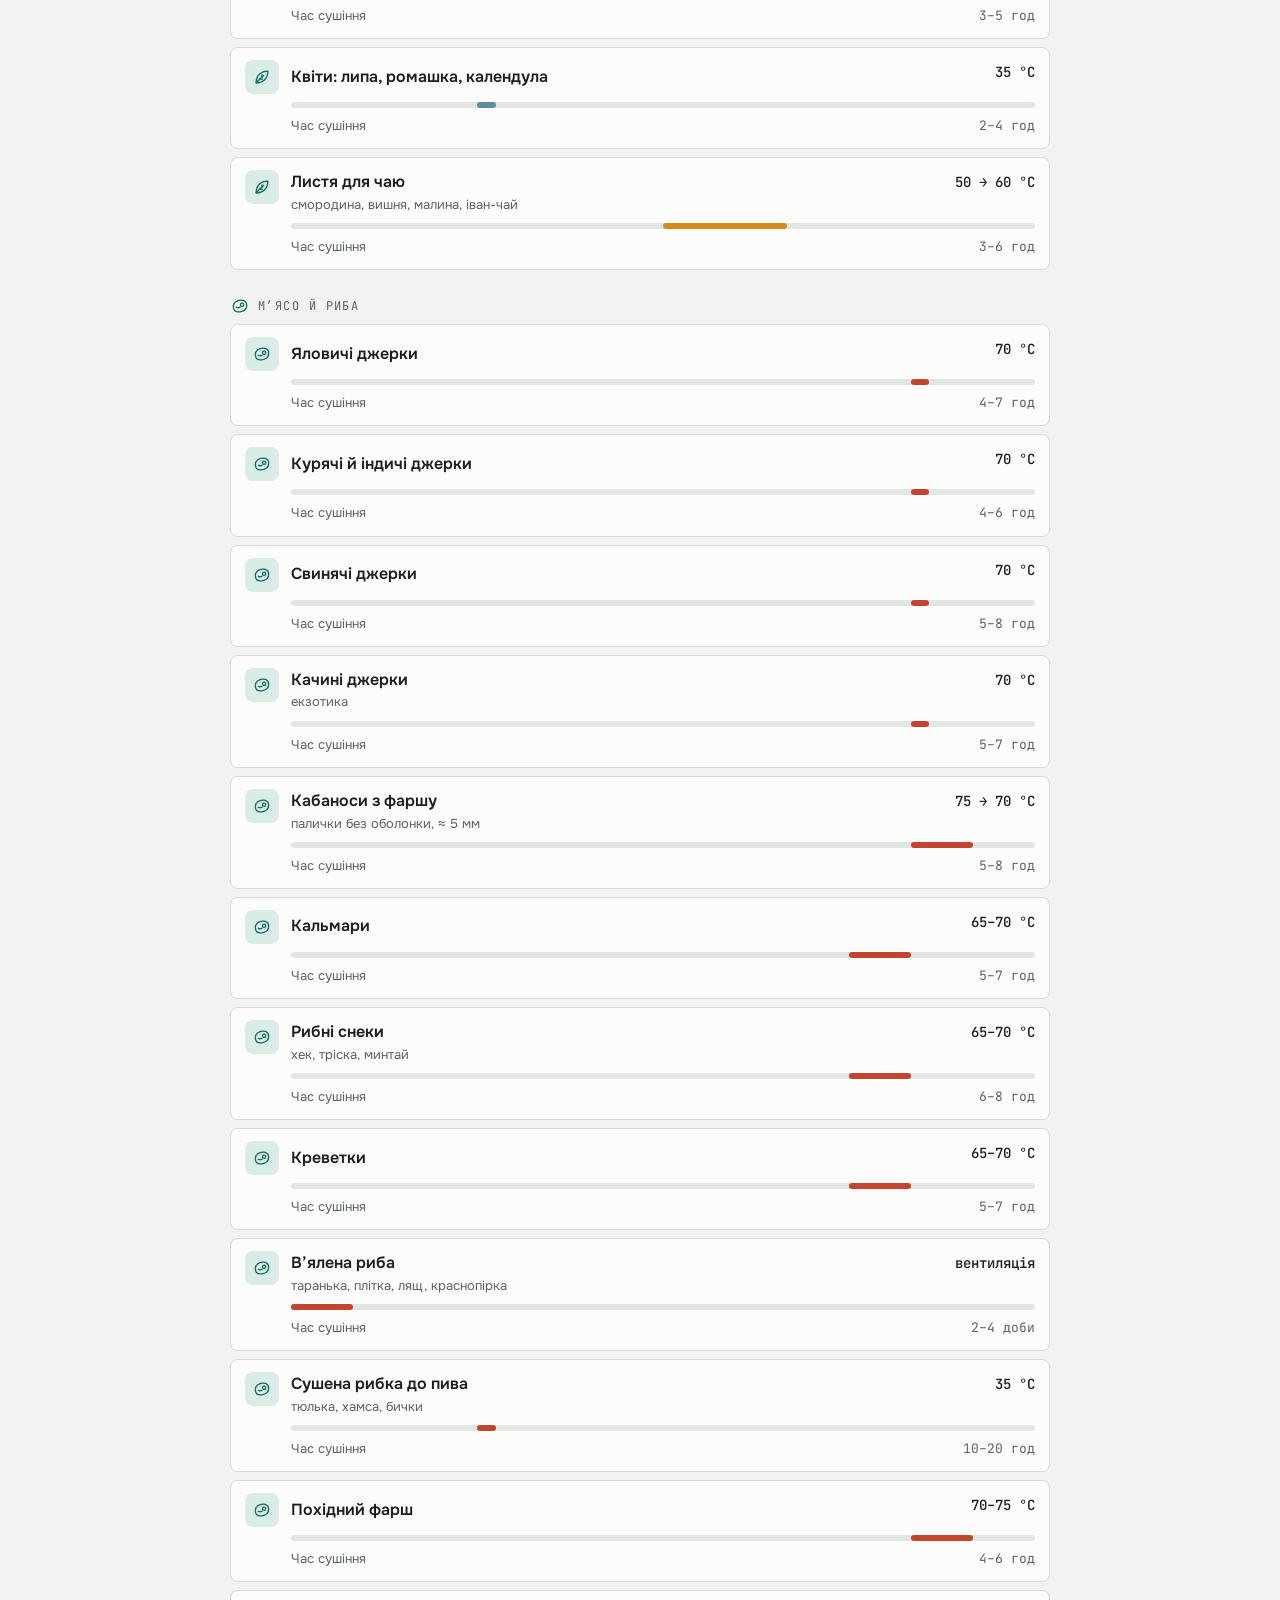
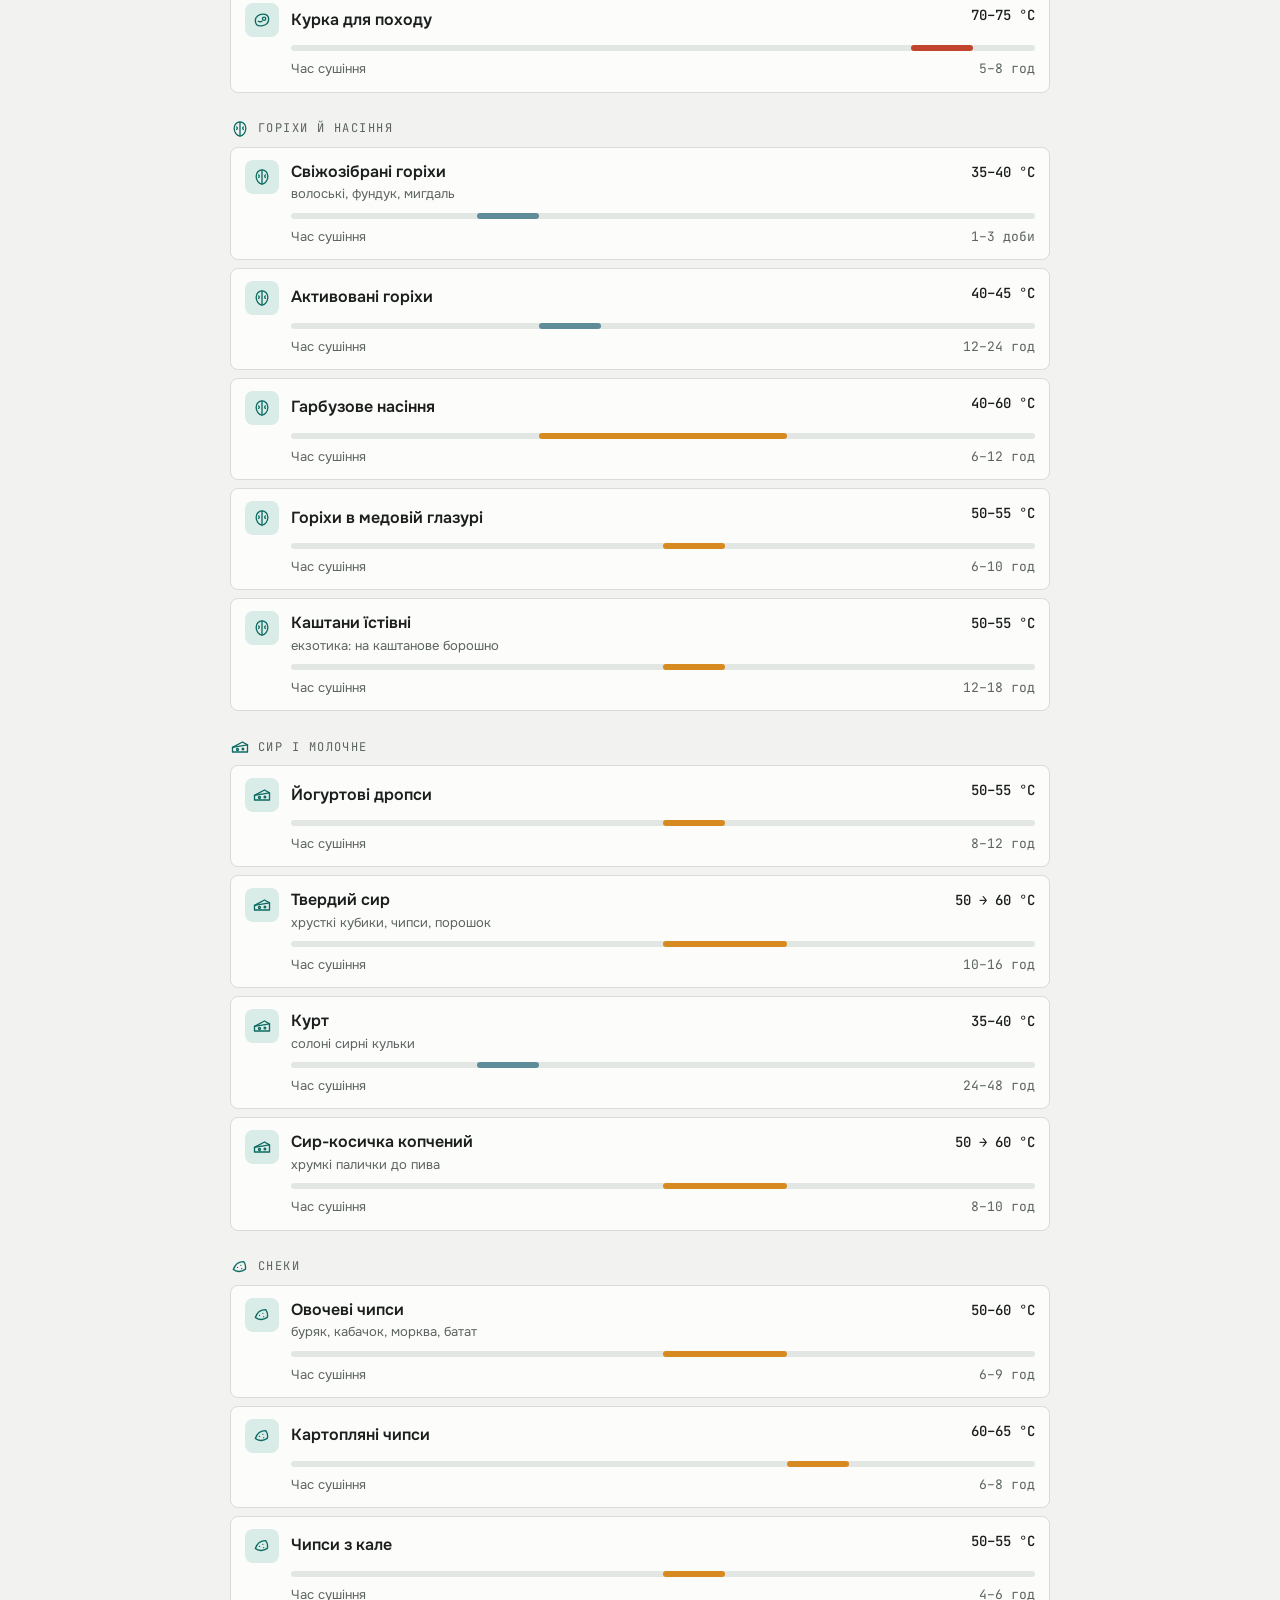
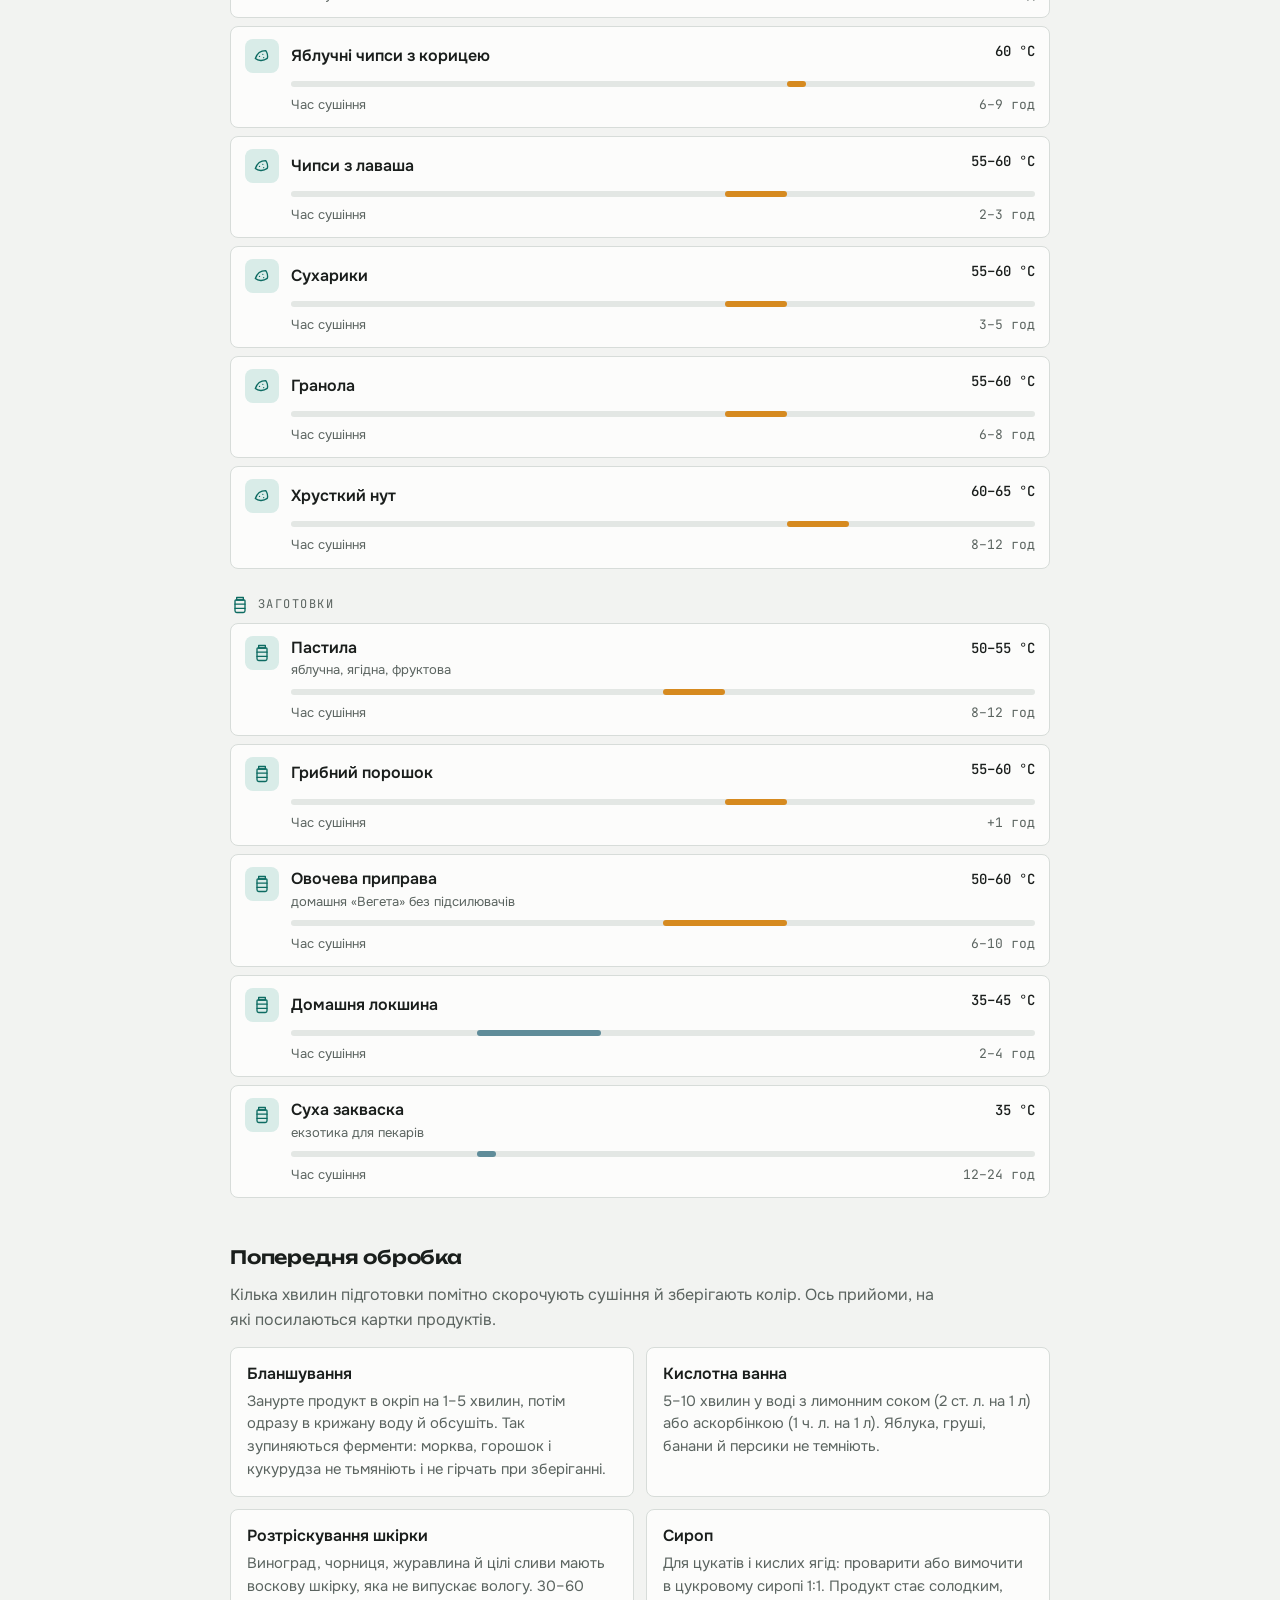
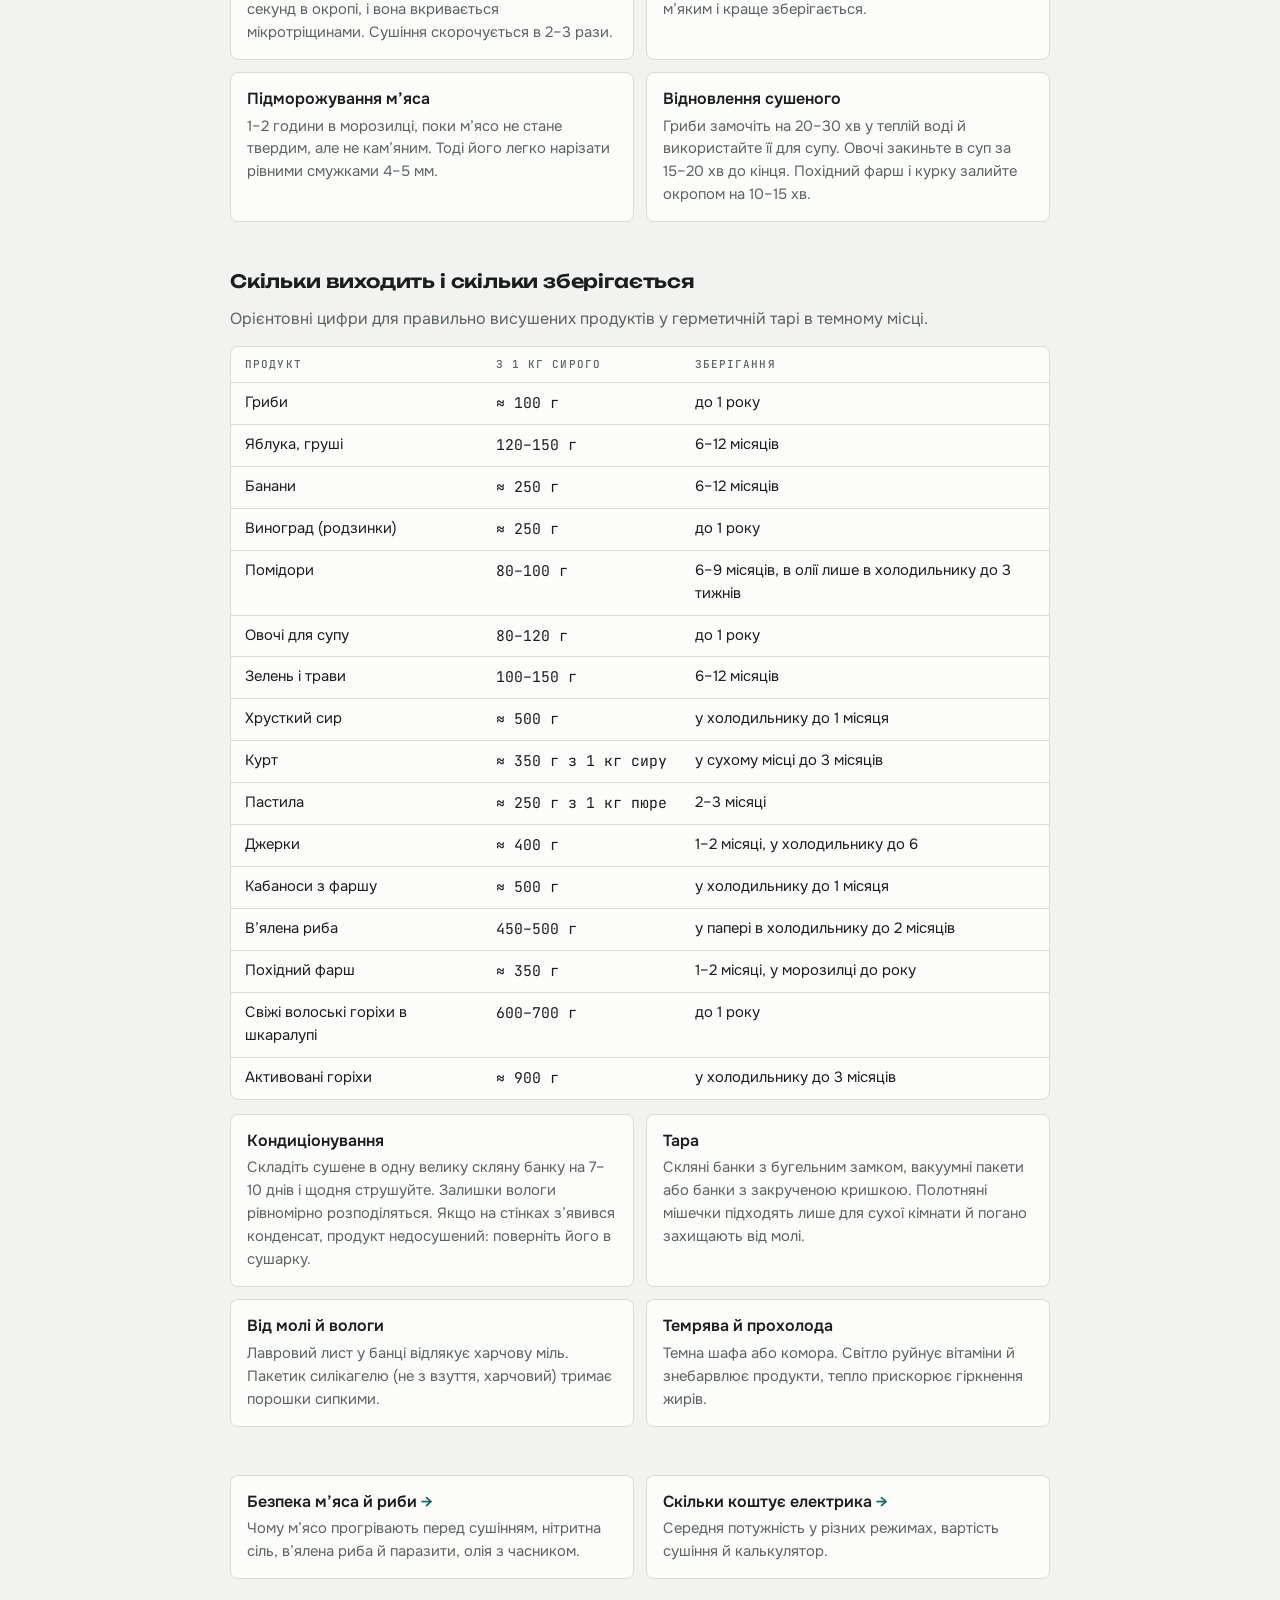
<file: dehydrator.html>
<!doctype html>
<html lang="uk">
<head>
<meta charset="utf-8">
<meta name="viewport" content="width=device-width, initial-scale=1, viewport-fit=cover">
<title>Сушарка Gorenje FDK500DE · Кухтик</title>
<meta name="description" content="Режими, підготовка й рецепти для сушарки Gorenje FDK500DE.">
<link rel="icon" href="data:image/svg+xml,%3Csvg xmlns='http://www.w3.org/2000/svg' viewBox='0 0 24 24' fill='none' stroke='%2333605a' stroke-width='2' stroke-linecap='round'%3E%3Ccircle cx='12' cy='12' r='9'/%3E%3Cpath d='M12 12l4.5-4.5'/%3E%3C/svg%3E">
<link rel="preconnect" href="https://fonts.googleapis.com"><link rel="preconnect" href="https://fonts.gstatic.com" crossorigin><link href="https://fonts.googleapis.com/css2?family=Onest:wght@400;500;600&family=Unbounded:wght@500;600&family=JetBrains+Mono:wght@400;500&display=swap" rel="stylesheet">
<link rel="stylesheet" href="assets/style.css">
<style>html{padding-top:env(safe-area-inset-top,0px);padding-bottom:env(safe-area-inset-bottom,0px)}</style>
</head>
<body data-device="dry" data-dataset="dehydrator">
<script src="assets/icons.js"></script>
<nav class="site-nav" aria-label="Сайт"><a class="brand" href="index.html"><svg class="ico" aria-hidden="true"><use href="#i-logo"/></svg>Кухтик</a><div class="nav-links"><a href="index.html">Головна</a><a href="dehydrator.html" aria-current="page">Сушарка</a><a href="airfryer.html">Мультипіч</a><a href="safety.html">Безпека</a><a href="power.html">Електрика</a></div></nav>
<main class="wrap">
  <header class="hero">
    <div class="hero-text">
      <span class="eyebrow">Сушарка</span>
      <h1>Gorenje FDK500DE</h1>
      <p class="lead">Режими, підготовка й ознаки готовності для грибів, фруктів, ягід, овочів, трав, горіхів, м’яса й риби. Окремо — рецепти маринадів, кабаносів, в’яленої риби, пастили, цукатів і снеків.</p>
      <div class="specs"><span class="spec">380 Вт</span><span class="spec">35–75 °C · крок 5</span><span class="spec">таймер до 36 год</span><span class="spec">5 лотків</span><span class="spec">вентиляція без нагріву</span></div>
      <nav class="toc" aria-label="Розділи"><a href="#rules">Правила</a><a href="#device">Лотки й розкладка</a><a href="#catalog">Продукти й рецепти</a><a href="#prep">Попередня обробка</a><a href="#numbers">Вихід і зберігання</a><a href="#care">Догляд</a></nav>
    </div>
    <div class="hero-art"><svg viewBox="0 0 200 170" role="img" aria-label="Сушарка з п’ятьма круглими лотками">
  <rect x="86" y="10" width="28" height="9" rx="4.5" class="surf-f" stroke="currentColor" stroke-width="2"/>
  <rect x="30" y="18" width="140" height="16" rx="8" class="surf-f" stroke="currentColor" stroke-width="2"/>
  <rect x="34" y="36" width="132" height="17" rx="3" class="surf-f" stroke="currentColor" stroke-width="2"/><rect x="34" y="55" width="132" height="17" rx="3" class="surf-f" stroke="currentColor" stroke-width="2"/><rect x="34" y="74" width="132" height="17" rx="3" class="surf-f" stroke="currentColor" stroke-width="2"/><rect x="34" y="93" width="132" height="17" rx="3" class="surf-f" stroke="currentColor" stroke-width="2"/><rect x="34" y="112" width="132" height="17" rx="3" class="surf-f" stroke="currentColor" stroke-width="2"/>
  <g opacity=".85"><ellipse cx="62" cy="65" rx="9" ry="3.5" class="warm-f"/><ellipse cx="96" cy="64" rx="9" ry="3.5" class="warm-f"/><ellipse cx="132" cy="65" rx="9" ry="3.5" class="warm-f"/>
  <ellipse cx="74" cy="103" rx="10" ry="3.5" class="hot-f"/><ellipse cx="116" cy="102" rx="10" ry="3.5" class="hot-f"/><ellipse cx="148" cy="103" rx="7" ry="3" class="hot-f"/>
  <ellipse cx="58" cy="46" rx="7" ry="3" class="acc-fill"/><ellipse cx="100" cy="45" rx="8" ry="3" class="acc-fill"/></g>
  <rect x="26" y="131" width="148" height="28" rx="9" class="surf-f" stroke="currentColor" stroke-width="2"/>
  <rect x="80" y="138" width="40" height="14" rx="3" class="acc-fill"/>
  <circle cx="60" cy="145" r="3.5" fill="none" stroke="currentColor" stroke-width="2"/><circle cx="140" cy="145" r="3.5" fill="none" stroke="currentColor" stroke-width="2"/>
</svg></div>
  </header>
  <section class="block" id="rules" aria-labelledby="rules-h">
    <h2 id="rules-h">Шість правил, які працюють завжди</h2>
    <div class="rules">
      <div class="rule key"><b>Гриби не мити</b><span>Лише суха чистка щіткою або вологою ганчіркою. Губчаста м’якоть вбирає воду, тому гриби темніють і сохнуть удвічі довше.</span></div>
      <div class="rule key"><b>Свіже м’ясо й риба лише від 65 °C</b><span>І тільки після попереднього прогрівання: сушарка сама по собі м’ясо не знезаражує. Виняток — солена в’ялена риба, її захищає сіль. Деталі на сторінці <a href="safety.html">«Безпека»</a>.</span></div>
      <div class="rule"><b>Готовність після охолодження</b><span>Гарячий шматок здається м’якшим і вологішим, ніж є насправді. Дайте йому 2–3 хвилини охолонути, потім оцінюйте.</span></div>
      <div class="rule"><b>Однакова товщина</b><span>Тонкі шматки пересохнуть, товсті лишаться сирими. Найрівніше ріже мандоліна. Кожні 2–3 години міняйте піддони місцями: нижні нагору, верхні вниз.</span></div>
      <div class="rule"><b>Не перевантажуйте лотки</b><span>Між шматочками мають бути проміжки. Якщо повітря не проходить, продукт пріє замість сохнути.</span></div>
      <div class="rule"><b>Різні продукти окремо</b><span>Цибулю, часник, рибу й чилі не сушіть разом із фруктами: запах переходить. Продукти з однаковим режимом можна поєднувати.</span></div>
    </div>
  </section>
  <section class="block" id="device" aria-labelledby="dev-h">
    <h2 id="dev-h">Лотки, розкладка й кілька продуктів разом</h2>
    <p>У FDK500DE нагрівач і вентилятор стоять унизу, а гаряче повітря піднімається крізь лотки знизу вгору. Звідси три наслідки: нижні лотки сохнуть швидше, запахи йдуть угору, а сік капає вниз.</p>
    <div class="diagrams"><figure class="diagram">
<svg viewBox="0 0 300 254" role="img" aria-label="Повітря від нагрівача внизу піднімається центральним отвором і розходиться над лотками; нижній лоток найгарячіший"><defs><marker id="ah1" viewBox="0 0 10 10" refX="8" refY="5" markerWidth="6" markerHeight="6" orient="auto-start-reverse"><path d="M0 0L10 5L0 10z" class="acc-fill"/></marker></defs>
  <rect x="24" y="14" width="252" height="22" rx="8" class="surf-f" stroke="currentColor" stroke-width="1.5"/>
  <rect x="28" y="42" width="112" height="26" rx="3" class="surf-f" stroke="currentColor" stroke-width="1.5"/><rect x="160" y="42" width="112" height="26" rx="3" class="surf-f" stroke="currentColor" stroke-width="1.5"/><path d="M32 64 H136 M164 64 H268" stroke="currentColor" stroke-width="1" stroke-dasharray="3 3" class="mut-s"/><rect x="28" y="74" width="112" height="26" rx="3" class="surf-f" stroke="currentColor" stroke-width="1.5"/><rect x="160" y="74" width="112" height="26" rx="3" class="surf-f" stroke="currentColor" stroke-width="1.5"/><path d="M32 96 H136 M164 96 H268" stroke="currentColor" stroke-width="1" stroke-dasharray="3 3" class="mut-s"/><rect x="28" y="106" width="112" height="26" rx="3" class="surf-f" stroke="currentColor" stroke-width="1.5"/><rect x="160" y="106" width="112" height="26" rx="3" class="surf-f" stroke="currentColor" stroke-width="1.5"/><path d="M32 128 H136 M164 128 H268" stroke="currentColor" stroke-width="1" stroke-dasharray="3 3" class="mut-s"/><rect x="28" y="138" width="112" height="26" rx="3" class="surf-f" stroke="currentColor" stroke-width="1.5"/><rect x="160" y="138" width="112" height="26" rx="3" class="surf-f" stroke="currentColor" stroke-width="1.5"/><path d="M32 160 H136 M164 160 H268" stroke="currentColor" stroke-width="1" stroke-dasharray="3 3" class="mut-s"/><rect x="28" y="170" width="112" height="26" rx="3" class="surf-f" stroke="currentColor" stroke-width="1.5"/><rect x="160" y="170" width="112" height="26" rx="3" class="surf-f" stroke="currentColor" stroke-width="1.5"/><path d="M32 192 H136 M164 192 H268" stroke="currentColor" stroke-width="1" stroke-dasharray="3 3" class="mut-s"/>
  <rect x="20" y="202" width="260" height="44" rx="8" class="surf-f" stroke="currentColor" stroke-width="1.5"/>
  <polyline points="40,214 48,208 56,214 64,208 72,214 80,208 88,214 96,208 104,214 112,208 120,214" fill="none" class="hot-s" stroke-width="2"/>
  <polyline points="180,214 188,208 196,214 204,208 212,214 220,208 228,214 236,208 244,214" fill="none" class="hot-s" stroke-width="2"/>
  <circle cx="150" cy="226" r="12" fill="none" stroke="currentColor" stroke-width="1.5"/>
  <path d="M150 214v24M138 226h24M141.5 217.5l17 17M158.5 217.5l-17 17" stroke="currentColor" stroke-width="1" class="mut-s"/>
  <path d="M150 210 V46" class="acc" stroke-width="2.5" marker-end="url(#ah1)"/>
  <path d="M146 178 H62" class="acc" stroke-width="2" marker-end="url(#ah1)"/><path d="M154 178 H238" class="acc" stroke-width="2" marker-end="url(#ah1)"/><path d="M146 114 H62" class="acc" stroke-width="2" marker-end="url(#ah1)"/><path d="M154 114 H238" class="acc" stroke-width="2" marker-end="url(#ah1)"/><path d="M146 50 H62" class="acc" stroke-width="2" marker-end="url(#ah1)"/><path d="M154 50 H238" class="acc" stroke-width="2" marker-end="url(#ah1)"/>
  <path d="M150 34 V6" class="acc" stroke-width="2" stroke-dasharray="3 3" marker-end="url(#ah1)"/>
  <path d="M66 198c-3 4-4 6-4 8a4 4 0 0 0 8 0c0-2-1-4-4-8z" class="hot-f"/>
  <g><circle cx="254" cy="232" r="10" class="surf-f" stroke="currentColor" stroke-width="1.5"/><text x="254" y="236" text-anchor="middle" style="font-size:12px;font-weight:600">1</text></g><g><circle cx="150" cy="128" r="10" class="surf-f" stroke="currentColor" stroke-width="1.5"/><text x="150" y="132" text-anchor="middle" style="font-size:12px;font-weight:600">2</text></g><g><circle cx="254" cy="183" r="10" class="surf-f" stroke="currentColor" stroke-width="1.5"/><text x="254" y="187" text-anchor="middle" style="font-size:12px;font-weight:600">3</text></g><g><circle cx="254" cy="55" r="10" class="surf-f" stroke="currentColor" stroke-width="1.5"/><text x="254" y="59" text-anchor="middle" style="font-size:12px;font-weight:600">4</text></g><g><circle cx="44" cy="183" r="10" class="surf-f" stroke="currentColor" stroke-width="1.5"/><text x="44" y="187" text-anchor="middle" style="font-size:12px;font-weight:600">5</text></g>
</svg>
<figcaption><ol class="steps"><li>Нагрівач і вентилятор у основі.</li><li>Центральний отвір: гаряче повітря піднімається ним і розходиться над кожним лотком.</li><li>Нижній лоток найгарячіший: сюди товсте й соковите.</li><li>Верхній лоток прохолодніший, а пара й запахи виходять крізь кришку: сюди делікатне й пахуче.</li><li>Сік капає вниз, тому соковите кладіть на найнижчий лоток.</li></ol></figcaption>
</figure><figure class="diagram">
<svg viewBox="0 0 340 168" role="img" aria-label="Низьке положення лотків дає зазор 2 см, високе — 4 см">
  <text x="79" y="18" text-anchor="middle" style="font-weight:600">Низьке</text>
  <text x="79" y="34" text-anchor="middle" class="small">продукт до 1,5 см</text>
  <rect x="14" y="86" width="130" height="10" rx="2" class="surf-f" stroke="currentColor" stroke-width="1.5"/>
  <rect x="22" y="120" width="20" height="6" rx="2" class="warm-f"/><rect x="47" y="120" width="20" height="6" rx="2" class="warm-f"/><rect x="72" y="120" width="20" height="6" rx="2" class="warm-f"/><rect x="97" y="120" width="20" height="6" rx="2" class="warm-f"/><rect x="122" y="120" width="20" height="6" rx="2" class="warm-f"/>
  <rect x="14" y="126" width="130" height="10" rx="2" class="surf-f" stroke="currentColor" stroke-width="1.5"/>
  <path d="M152 96 V126 M147 96 H157 M147 126 H157" class="acc" stroke-width="1.5"/>
  <text x="146" y="155" text-anchor="end" class="mono">2 см</text>
  <text x="257" y="18" text-anchor="middle" style="font-weight:600">Високе</text>
  <text x="257" y="34" text-anchor="middle" class="small">продукт до 3,5 см</text>
  <rect x="188" y="56" width="120" height="10" rx="2" class="surf-f" stroke="currentColor" stroke-width="1.5"/>
  <path d="M192 126 a17 34 0 0 1 34 0z" class="warm-f"/><path d="M230 126 a17 34 0 0 1 34 0z" class="warm-f"/><path d="M268 126 a17 34 0 0 1 34 0z" class="warm-f"/>
  <rect x="188" y="126" width="120" height="10" rx="2" class="surf-f" stroke="currentColor" stroke-width="1.5"/>
  <path d="M320 66 V126 M315 66 H325 M315 126 H325" class="acc" stroke-width="1.5"/>
  <text x="318" y="155" text-anchor="end" class="mono">4 см</text>
</svg>
<figcaption>Лоток стає у високе положення, якщо перевернути його на 180° у горизонтальній площині. Положення задається кожному лотку окремо.</figcaption>
</figure></div>
    <div class="cards">
      <div class="card"><b>Температура 35–75 °C, крок 5 °C</b><span>Діапазон на кшталт «50–55 °C» означає: 50 для делікатнішого результату, 55 для швидшого. Свіжі соковиті продукти можна починати з верхньої межі, а досушувати на нижній, коли вони вже майже сухі.</span></div>
      <div class="card"><b>Таймер від 30 хв до 36 год</b><span>Крок 30 хв. Виноград, цілі сливи, свіжі горіхи й в’ялена риба сохнуть довше за 36 год: коли сушарка вимкнеться, перевірте продукт і запустіть знову. Наприкінці ставте таймер на 1–2 год, щоб не пересушити.</span></div>
      <div class="card"><b>Режим вентиляції</b><span>Вентилятор працює без нагрівача й дме повітрям кімнатної температури. Для в’ялення солоної риби, зав’ялювання листя для чаю, обсушування зелені після миття й охолодження продукту перед перевіркою готовності.</span></div>
    </div>
    <div class="cards">
      <div class="card"><b>Низьке положення, 2 см</b><span>Лотки вкладені щільно. Для продуктів заввишки до 1,5 см: кільця яблук і груш, банани, чипси, зелень, джерки, пастила, кабаноси з фаршу. Повітря проходить швидше, сушіння рівніше.</span></div>
      <div class="card"><b>Високе положення, 4 см</b><span>Переверніть лоток на 180° у горизонтальній площині, і він ляже вище. Для продуктів заввишки до 3,5 см: половинки абрикосів і слив, цілі гриби, ягоди з шапкою, кубики гарбуза, гілочки трав, горіхи в шкаралупі, в’ялена риба.</span></div>
      <div class="card"><b>Обидва положення разом</b><span>Положення задається кожному лотку окремо: внизу два лотки з абрикосами у високому положенні, вище три з яблучними кільцями в низькому. Головне, щоб продукт не торкався дна лотка над ним.</span></div>
      <div class="card"><b>Порожні лотки</b><span>Якщо продуктів мало, ставте 2–3 лотки замість 5. Порожні лотки лише подовжують шлях повітря.</span></div>
    </div>
    <div class="cards">
      <div class="card"><b>Знизу вгору</b><span>Найсоковитіше й найтовще кладіть на нижні лотки, де найгарячіше, а тонке й делікатне нагору. Кожні 2–3 години переставляйте лотки: нижній нагору, решту на рівень нижче.</span></div>
      <div class="card"><b>Центр і край</b><span>Лотки стають лише у два положення, тож провертати їх для рівномірності не вийде. Натомість під час перестановки міняйте місцями шматочки: ті, що були біля краю, переносьте до центру, і навпаки. Готові забирайте раніше.</span></div>
      <div class="card"><b>Отвір по центру відкритий</b><span>Центральний отвір працює як «димар», яким повітря йде на верхні лотки. Не закривайте його продуктами чи пергаментом. Розкладайте одним шаром із проміжками в кілька міліметрів.</span></div>
      <div class="card"><b>Килимок лише з отвором</b><span>Суцільний пергамент на всю площу перекриває повітря для всіх лотків вище. Килимки для пастили й соковитого роблять кільцем з отвором по центру й ставлять не більше 1–2 на завантаження.</span></div>
    </div>
    <div class="tbl-wrap">
      <table>
        <thead><tr><th>Кілька продуктів разом</th><th>Можна</th><th>Не варто</th></tr></thead>
        <tbody>
          <tr><td>Фрукти між собою</td><td>Яблука, груші, банани, айва, манго, ананас, ківі, цитрусові. Усі 55–60 °C, смаки не змішуються</td><td>Банани поруч із цитрусовими, якщо хочете чистий смак: банан бере запах</td></tr>
          <tr><td>Фрукти з ягодами</td><td>Полуниця 50–55 °C з яблуками, якщо поставити 55 °C, а полуницю класти нагору</td><td>Виноград і сливи з тонкими фруктами: вони сохнуть у 3–4 рази довше</td></tr>
          <tr><td>Овочі між собою</td><td>Морква, буряк, перець, кабачок, гарбуз, кукурудза при 55 °C: суповий набір за один раз</td><td>Цибулю й часник із будь-чим, крім інших овочів для супу</td></tr>
          <tr><td>Трави й зелень</td><td>Будь-які трави разом при 35–40 °C</td><td>Трави з будь-чим теплішим: при 55 °C вони жовкнуть</td></tr>
          <tr><td>Гриби</td><td>Різні гриби разом, ніжки окремим лотком</td><td>Гриби з фруктами: різні режими, гриби дають запах</td></tr>
          <tr><td>М’ясо й риба</td><td>Лише з подібним: джерки з джерками, кальмари з рибою</td><td>З фруктами, овочами, травами. Сирий сік не має капати на інші продукти, а запах вбирається в усе</td></tr>
        </tbody>
      </table>
    </div>
    <div class="cards">
      <div class="card"><b>Як вибрати температуру для суміші</b><span>Ставте температуру найделікатнішого продукту, а ті, що сохнуть повільніше, кладіть на нижні лотки. Різниця не має бути більшою за 5 °C. Якщо більша, сушіть партіями.</span></div>
      <div class="card"><b>Запахи йдуть угору</b><span>Повітря йде знизу вгору, тому ароматне (цибуля, часник, чилі, гриби) кладіть на верхній лоток. Так запах виходить назовні, а не проходить крізь інші продукти.</span></div>
      <div class="card"><b>Сік капає вниз</b><span>Соковите кладіть на найнижчий лоток, щоб нічого не капало на інші продукти. Під ним не повинно бути нічого, крім дна сушарки.</span></div>
      <div class="card"><b>Знімайте готове раніше</b><span>У суміші продукти готові в різний час. Перевіряйте кожні 1–2 години наприкінці, забирайте висушене й зсувайте решту ближче до середини.</span></div>
    </div>
  </section>
  <section class="block" id="catalog" aria-label="Продукти й рецепти">
    <h2>Продукти й рецепти</h2>
    <div class="tools">
      <div class="tabs" role="tablist">
        <button class="tab" id="tab-p" role="tab" type="button" aria-selected="true" data-tab="p">Продукти<span class="n" id="n-p"></span></button>
        <button class="tab" id="tab-r" role="tab" type="button" aria-selected="false" data-tab="r">Рецепти<span class="n" id="n-r"></span></button>
      </div>
      <input id="q" class="search" type="search" placeholder="Пошук: гриби, манго, джерки, пастила…" autocomplete="off" aria-label="Пошук">
      <div class="chips" id="chips" role="group" aria-label="Категорії"></div>
    </div>
    <div class="meta"><span id="count"></span><button class="link-btn" id="toggleAll" type="button">Розгорнути все</button></div>
    <div class="legend" id="legend" aria-hidden="true"><span><i style="background:var(--cool)"></i>до 54 °C</span><span><i style="background:var(--warm)"></i>55 °C і вище</span><span><i style="background:var(--hot)"></i>м’ясо й риба</span><span>шкала 20–80 °C</span></div>
    <div class="list" id="list"></div>
  </section>
  <section class="block" id="prep" aria-labelledby="prep-h">
    <h2 id="prep-h">Попередня обробка</h2>
    <p>Кілька хвилин підготовки помітно скорочують сушіння й зберігають колір. Ось прийоми, на які посилаються картки продуктів.</p>
    <div class="cards">
      <div class="card"><b>Бланшування</b><span>Занурте продукт в окріп на 1–5 хвилин, потім одразу в крижану воду й обсушіть. Так зупиняються ферменти: морква, горошок і кукурудза не тьмяніють і не гірчать при зберіганні.</span></div>
      <div class="card"><b>Кислотна ванна</b><span>5–10 хвилин у воді з лимонним соком (2 ст. л. на 1 л) або аскорбінкою (1 ч. л. на 1 л). Яблука, груші, банани й персики не темніють.</span></div>
      <div class="card"><b>Розтріскування шкірки</b><span>Виноград, чорниця, журавлина й цілі сливи мають воскову шкірку, яка не випускає вологу. 30–60 секунд в окропі, і вона вкривається мікротріщинами. Сушіння скорочується в 2–3 рази.</span></div>
      <div class="card"><b>Сироп</b><span>Для цукатів і кислих ягід: проварити або вимочити в цукровому сиропі 1:1. Продукт стає солодким, м’яким і краще зберігається.</span></div>
      <div class="card"><b>Підморожування м’яса</b><span>1–2 години в морозилці, поки м’ясо не стане твердим, але не кам’яним. Тоді його легко нарізати рівними смужками 4–5 мм.</span></div>
      <div class="card"><b>Відновлення сушеного</b><span>Гриби замочіть на 20–30 хв у теплій воді й використайте її для супу. Овочі закиньте в суп за 15–20 хв до кінця. Похідний фарш і курку залийте окропом на 10–15 хв.</span></div>
    </div>
  </section>
  <section class="block" id="numbers" aria-labelledby="num-h">
    <h2 id="num-h">Скільки виходить і скільки зберігається</h2>
    <p>Орієнтовні цифри для правильно висушених продуктів у герметичній тарі в темному місці.</p>
    <div class="tbl-wrap">
      <table>
        <thead><tr><th>Продукт</th><th>З 1 кг сирого</th><th>Зберігання</th></tr></thead>
        <tbody>
          <tr><td>Гриби</td><td class="num">≈ 100 г</td><td>до 1 року</td></tr>
          <tr><td>Яблука, груші</td><td class="num">120–150 г</td><td>6–12 місяців</td></tr>
          <tr><td>Банани</td><td class="num">≈ 250 г</td><td>6–12 місяців</td></tr>
          <tr><td>Виноград (родзинки)</td><td class="num">≈ 250 г</td><td>до 1 року</td></tr>
          <tr><td>Помідори</td><td class="num">80–100 г</td><td>6–9 місяців, в олії лише в холодильнику до 3 тижнів</td></tr>
          <tr><td>Овочі для супу</td><td class="num">80–120 г</td><td>до 1 року</td></tr>
          <tr><td>Зелень і трави</td><td class="num">100–150 г</td><td>6–12 місяців</td></tr>
          <tr><td>Хрусткий сир</td><td class="num">≈ 500 г</td><td>у холодильнику до 1 місяця</td></tr>
          <tr><td>Курт</td><td class="num">≈ 350 г з 1 кг сиру</td><td>у сухому місці до 3 місяців</td></tr>
          <tr><td>Пастила</td><td class="num">≈ 250 г з 1 кг пюре</td><td>2–3 місяці</td></tr>
          <tr><td>Джерки</td><td class="num">≈ 400 г</td><td>1–2 місяці, у холодильнику до 6</td></tr>
          <tr><td>Кабаноси з фаршу</td><td class="num">≈ 500 г</td><td>у холодильнику до 1 місяця</td></tr>
          <tr><td>В’ялена риба</td><td class="num">450–500 г</td><td>у папері в холодильнику до 2 місяців</td></tr>
          <tr><td>Похідний фарш</td><td class="num">≈ 350 г</td><td>1–2 місяці, у морозилці до року</td></tr>
          <tr><td>Свіжі волоські горіхи в шкаралупі</td><td class="num">600–700 г</td><td>до 1 року</td></tr>
          <tr><td>Активовані горіхи</td><td class="num">≈ 900 г</td><td>у холодильнику до 3 місяців</td></tr>
        </tbody>
      </table>
    </div>
    <div class="cards">
      <div class="card"><b>Кондиціонування</b><span>Складіть сушене в одну велику скляну банку на 7–10 днів і щодня струшуйте. Залишки вологи рівномірно розподіляться. Якщо на стінках з’явився конденсат, продукт недосушений: поверніть його в сушарку.</span></div>
      <div class="card"><b>Тара</b><span>Скляні банки з бугельним замком, вакуумні пакети або банки з закрученою кришкою. Полотняні мішечки підходять лише для сухої кімнати й погано захищають від молі.</span></div>
      <div class="card"><b>Від молі й вологи</b><span>Лавровий лист у банці відлякує харчову міль. Пакетик силікагелю (не з взуття, харчовий) тримає порошки сипкими.</span></div>
      <div class="card"><b>Темрява й прохолода</b><span>Темна шафа або комора. Світло руйнує вітаміни й знебарвлює продукти, тепло прискорює гіркнення жирів.</span></div>
    </div>
  </section>
  <section class="block" aria-label="Пов’язані сторінки">
    <div class="cards">
      <a class="card link-card" href="safety.html"><b>Безпека м’яса й риби</b><span>Чому м’ясо прогрівають перед сушінням, нітритна сіль, в’ялена риба й паразити, олія з часником.</span></a>
      <a class="card link-card" href="power.html"><b>Скільки коштує електрика</b><span>Середня потужність у різних режимах, вартість сушіння й калькулятор.</span></a>
    </div>
  </section>
  <section class="block" id="care" aria-labelledby="care-h">
    <h2 id="care-h">Догляд за сушаркою</h2>
    <div class="cards">
      <div class="card"><b>Щоб не капало</b><span>Під соковиті продукти (помідори, полуниця, диня, маринад) на нижньому лотку постеліть кільце з пергаменту або килимок з отвором по центру. Сік не потрапить на нагрівач і вентилятор, а повітря проходитиме далі.</span></div>
      <div class="card"><b>Пергамент замість сіток</b><span>Для зелені, ягід і дрібних продуктів виріжте круги з силіконізованого пергаменту з отвором по центру для обдуву.</span></div>
      <div class="card"><b>Запахи</b><span>Після риби, часнику чи цибулі помийте піддони теплою водою з содою або оцтом і висушіть.</span></div>
      <div class="card"><b>Мийте вчасно</b><span>Липкий фруктовий сік і маринад відмиваються легко, поки свіжі. Засохлі замочіть на 15 хвилин. Пластикові піддони не кладіть у посудомийку, якщо інструкція цього не дозволяє: вони можуть деформуватися.</span></div>
    </div>
  </section>
  <footer>Час і температура тут орієнтовні: вони залежать від продукту, розміру шматків, завантаження й конкретного приладу. Коли готуєте щось уперше, перевіряйте раніше.</footer>
</main>
<script src="data/dehydrator.js"></script>
<script src="assets/catalog.js"></script>
</body>
</html>
</file>
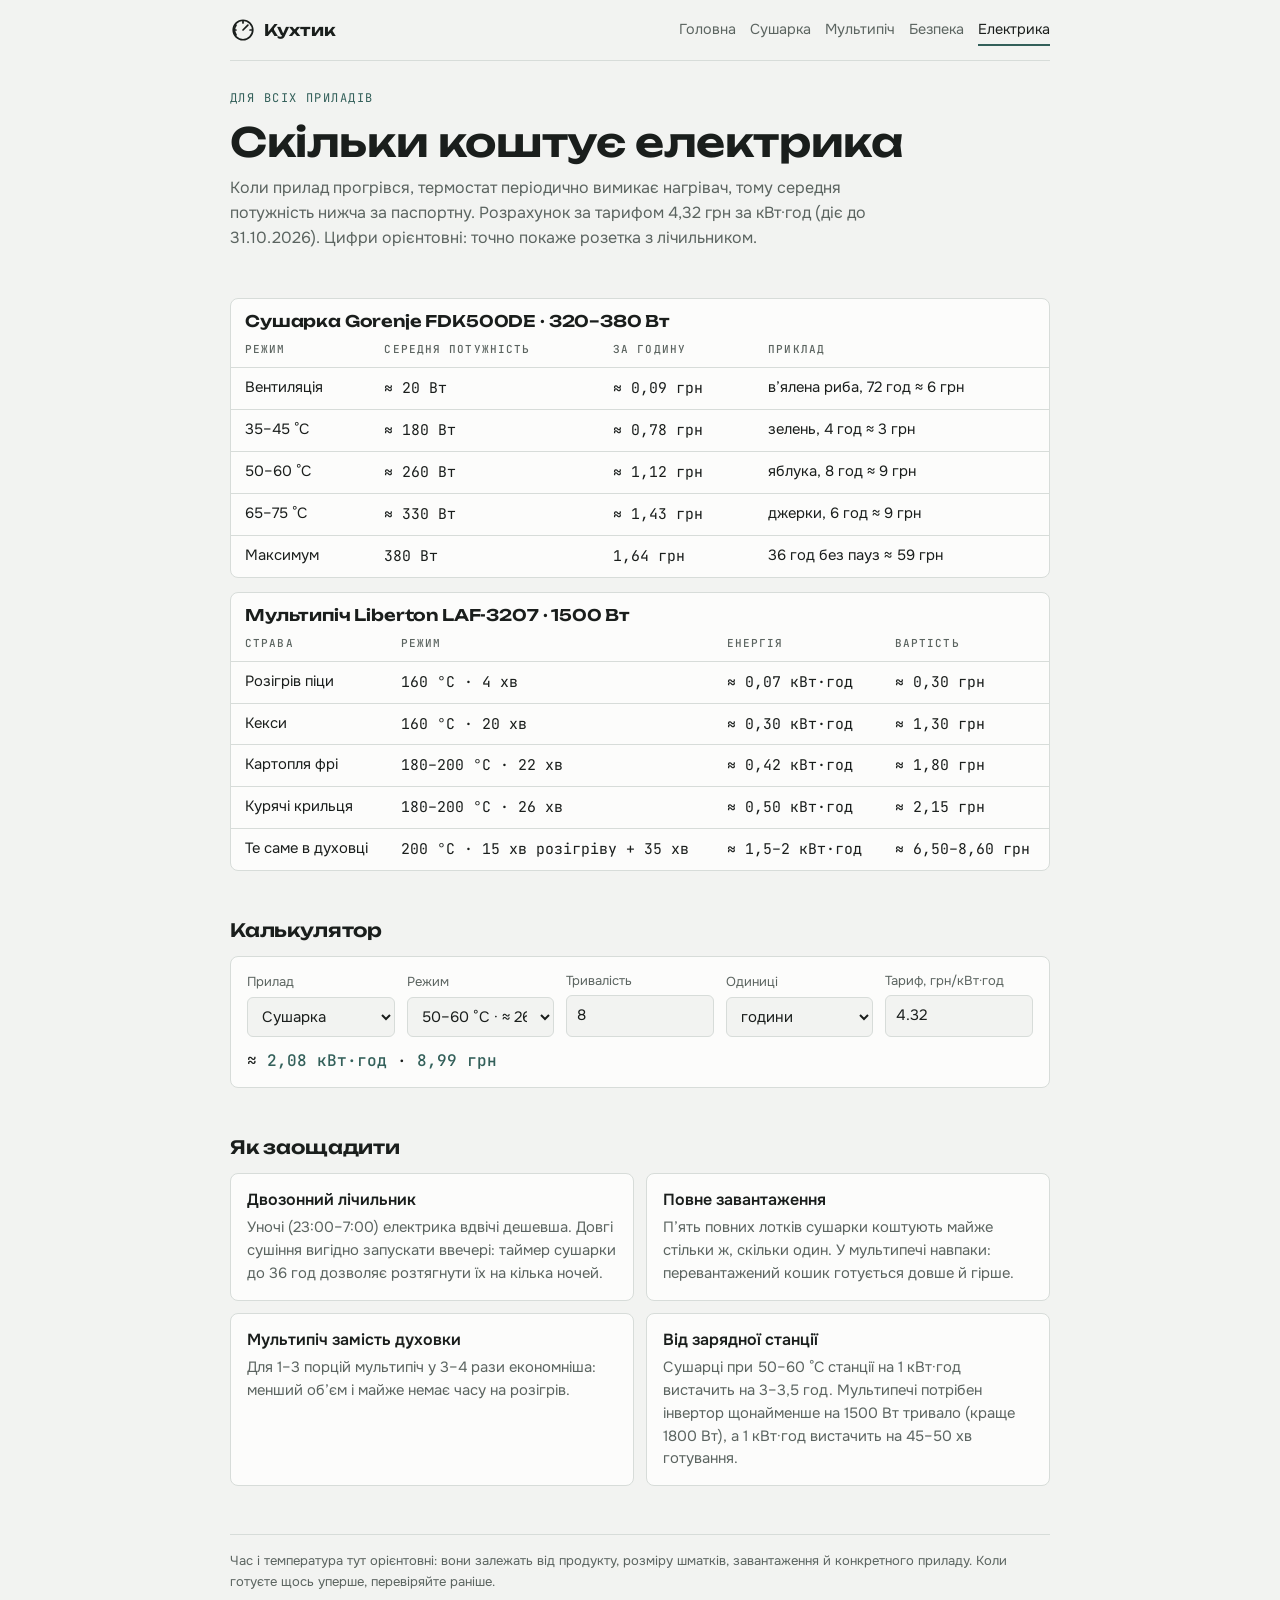
<file: power.html>
<!doctype html>
<html lang="uk">
<head>
<meta charset="utf-8">
<meta name="viewport" content="width=device-width, initial-scale=1, viewport-fit=cover">
<title>Електрика · Кухтик</title>
<meta name="description" content="Скільки електрики споживають сушарка й мультипіч і скільки це коштує.">
<link rel="icon" href="data:image/svg+xml,%3Csvg xmlns='http://www.w3.org/2000/svg' viewBox='0 0 24 24' fill='none' stroke='%2333605a' stroke-width='2' stroke-linecap='round'%3E%3Ccircle cx='12' cy='12' r='9'/%3E%3Cpath d='M12 12l4.5-4.5'/%3E%3C/svg%3E">
<link rel="preconnect" href="https://fonts.googleapis.com"><link rel="preconnect" href="https://fonts.gstatic.com" crossorigin><link href="https://fonts.googleapis.com/css2?family=Onest:wght@400;500;600&family=Unbounded:wght@500;600&family=JetBrains+Mono:wght@400;500&display=swap" rel="stylesheet">
<link rel="stylesheet" href="assets/style.css">
<style>html{padding-top:env(safe-area-inset-top,0px);padding-bottom:env(safe-area-inset-bottom,0px)}</style>
</head>
<body>
<script src="assets/icons.js"></script>
<nav class="site-nav" aria-label="Сайт"><a class="brand" href="index.html"><svg class="ico" aria-hidden="true"><use href="#i-logo"/></svg>Кухтик</a><div class="nav-links"><a href="index.html">Головна</a><a href="dehydrator.html">Сушарка</a><a href="airfryer.html">Мультипіч</a><a href="safety.html">Безпека</a><a href="power.html" aria-current="page">Електрика</a></div></nav>
<main class="wrap">
  <header class="hero-text">
    <span class="eyebrow">Для всіх приладів</span>
    <h1>Скільки коштує електрика</h1>
    <p class="lead">Коли прилад прогрівся, термостат періодично вимикає нагрівач, тому середня потужність нижча за паспортну. Розрахунок за тарифом 4,32 грн за кВт·год (діє до 31.10.2026). Цифри орієнтовні: точно покаже розетка з лічильником.</p>
  </header>
  <section class="block" aria-label="Таблиці">
    <div class="tbl-wrap"><h3>Сушарка Gorenje FDK500DE · 320–380 Вт</h3>
      <table>
        <thead><tr><th>Режим</th><th>Середня потужність</th><th>За годину</th><th>Приклад</th></tr></thead>
        <tbody>
          <tr><td>Вентиляція</td><td class="num">≈ 20 Вт</td><td class="num">≈ 0,09 грн</td><td>в’ялена риба, 72 год ≈ 6 грн</td></tr>
          <tr><td>35–45 °C</td><td class="num">≈ 180 Вт</td><td class="num">≈ 0,78 грн</td><td>зелень, 4 год ≈ 3 грн</td></tr>
          <tr><td>50–60 °C</td><td class="num">≈ 260 Вт</td><td class="num">≈ 1,12 грн</td><td>яблука, 8 год ≈ 9 грн</td></tr>
          <tr><td>65–75 °C</td><td class="num">≈ 330 Вт</td><td class="num">≈ 1,43 грн</td><td>джерки, 6 год ≈ 9 грн</td></tr>
          <tr><td>Максимум</td><td class="num">380 Вт</td><td class="num">1,64 грн</td><td>36 год без пауз ≈ 59 грн</td></tr>
        </tbody>
      </table>
    </div>
    <div class="tbl-wrap"><h3>Мультипіч Liberton LAF-3207 · 1500 Вт</h3>
      <table>
        <thead><tr><th>Страва</th><th>Режим</th><th>Енергія</th><th>Вартість</th></tr></thead>
        <tbody>
          <tr><td>Розігрів піци</td><td class="num">160 °C · 4 хв</td><td class="num">≈ 0,07 кВт·год</td><td class="num">≈ 0,30 грн</td></tr>
          <tr><td>Кекси</td><td class="num">160 °C · 20 хв</td><td class="num">≈ 0,30 кВт·год</td><td class="num">≈ 1,30 грн</td></tr>
          <tr><td>Картопля фрі</td><td class="num">180–200 °C · 22 хв</td><td class="num">≈ 0,42 кВт·год</td><td class="num">≈ 1,80 грн</td></tr>
          <tr><td>Курячі крильця</td><td class="num">180–200 °C · 26 хв</td><td class="num">≈ 0,50 кВт·год</td><td class="num">≈ 2,15 грн</td></tr>
          <tr><td>Те саме в духовці</td><td class="num">200 °C · 15 хв розігріву + 35 хв</td><td class="num">≈ 1,5–2 кВт·год</td><td class="num">≈ 6,50–8,60 грн</td></tr>
        </tbody>
      </table>
    </div>
  </section>
  <section class="block" aria-labelledby="calc-h">
    <h2 id="calc-h">Калькулятор</h2>
    <form class="calc" id="calc" aria-label="Калькулятор витрат">
      <label for="c-dev">Прилад<select id="c-dev"><option value="dry">Сушарка</option><option value="air">Мультипіч</option></select></label>
      <label for="c-mode">Режим<select id="c-mode"></select></label>
      <label for="c-time">Тривалість<input id="c-time" type="number" min="0.5" step="0.5" value="8" inputmode="decimal"></label>
      <label for="c-unit">Одиниці<select id="c-unit"><option value="60">години</option><option value="1">хвилини</option></select></label>
      <label for="c-tariff">Тариф, грн/кВт·год<input id="c-tariff" type="number" min="0" step="0.01" value="4.32" inputmode="decimal"></label>
      <output id="c-out" for="c-dev c-mode c-time c-unit c-tariff"></output>
    </form>
  </section>
  <section class="block" aria-labelledby="tips-h">
    <h2 id="tips-h">Як заощадити</h2>
    <div class="cards">
      <div class="card"><b>Двозонний лічильник</b><span>Уночі (23:00–7:00) електрика вдвічі дешевша. Довгі сушіння вигідно запускати ввечері: таймер сушарки до 36 год дозволяє розтягнути їх на кілька ночей.</span></div>
      <div class="card"><b>Повне завантаження</b><span>П’ять повних лотків сушарки коштують майже стільки ж, скільки один. У мультипечі навпаки: перевантажений кошик готується довше й гірше.</span></div>
      <div class="card"><b>Мультипіч замість духовки</b><span>Для 1–3 порцій мультипіч у 3–4 рази економніша: менший об’єм і майже немає часу на розігрів.</span></div>
      <div class="card"><b>Від зарядної станції</b><span>Сушарці при 50–60 °C станції на 1 кВт·год вистачить на 3–3,5 год. Мультипечі потрібен інвертор щонайменше на 1500 Вт тривало (краще 1800 Вт), а 1 кВт·год вистачить на 45–50 хв готування.</span></div>
    </div>
  </section>
  <script>
  (function () {
    var MODES = { dry: [["Вентиляція", 20], ["35–45 °C", 180], ["50–60 °C", 260], ["65–75 °C", 330]], air: [["80–140 °C", 800], ["150–170 °C", 950], ["180–200 °C", 1150]] };
    var dev = document.getElementById("c-dev"), mode = document.getElementById("c-mode"), time = document.getElementById("c-time"), unit = document.getElementById("c-unit"), tar = document.getElementById("c-tariff"), out = document.getElementById("c-out");
    function fill() {
      mode.innerHTML = MODES[dev.value].map(function (m, i) { return '<option value="' + m[1] + '"' + (i === (dev.value === "dry" ? 2 : 2) ? " selected" : "") + ">" + m[0] + " · ≈ " + m[1] + " Вт</option>"; }).join("");
      if (dev.value === "dry") { unit.value = "60"; time.value = 8; } else { unit.value = "1"; time.value = 20; }
    }
    function fmt(n, d) { return n.toFixed(d).replace(".", ","); }
    function upd() {
      var kwh = (parseFloat(mode.value) || 0) * (parseFloat(time.value) || 0) * (parseFloat(unit.value) / 60) / 1000, cost = kwh * (parseFloat(tar.value) || 0);
      out.innerHTML = "≈ <b>" + fmt(kwh, 2) + " кВт·год</b> · <b>" + fmt(cost, 2) + " грн</b>";
    }
    dev.addEventListener("change", function () { fill(); upd(); });
    document.getElementById("calc").addEventListener("input", upd);
    document.getElementById("calc").addEventListener("submit", function (e) { e.preventDefault(); });
    fill(); upd();
  })();
  </script>
  <footer>Час і температура тут орієнтовні: вони залежать від продукту, розміру шматків, завантаження й конкретного приладу. Коли готуєте щось уперше, перевіряйте раніше.</footer>
</main>
</body>
</html>
</file>
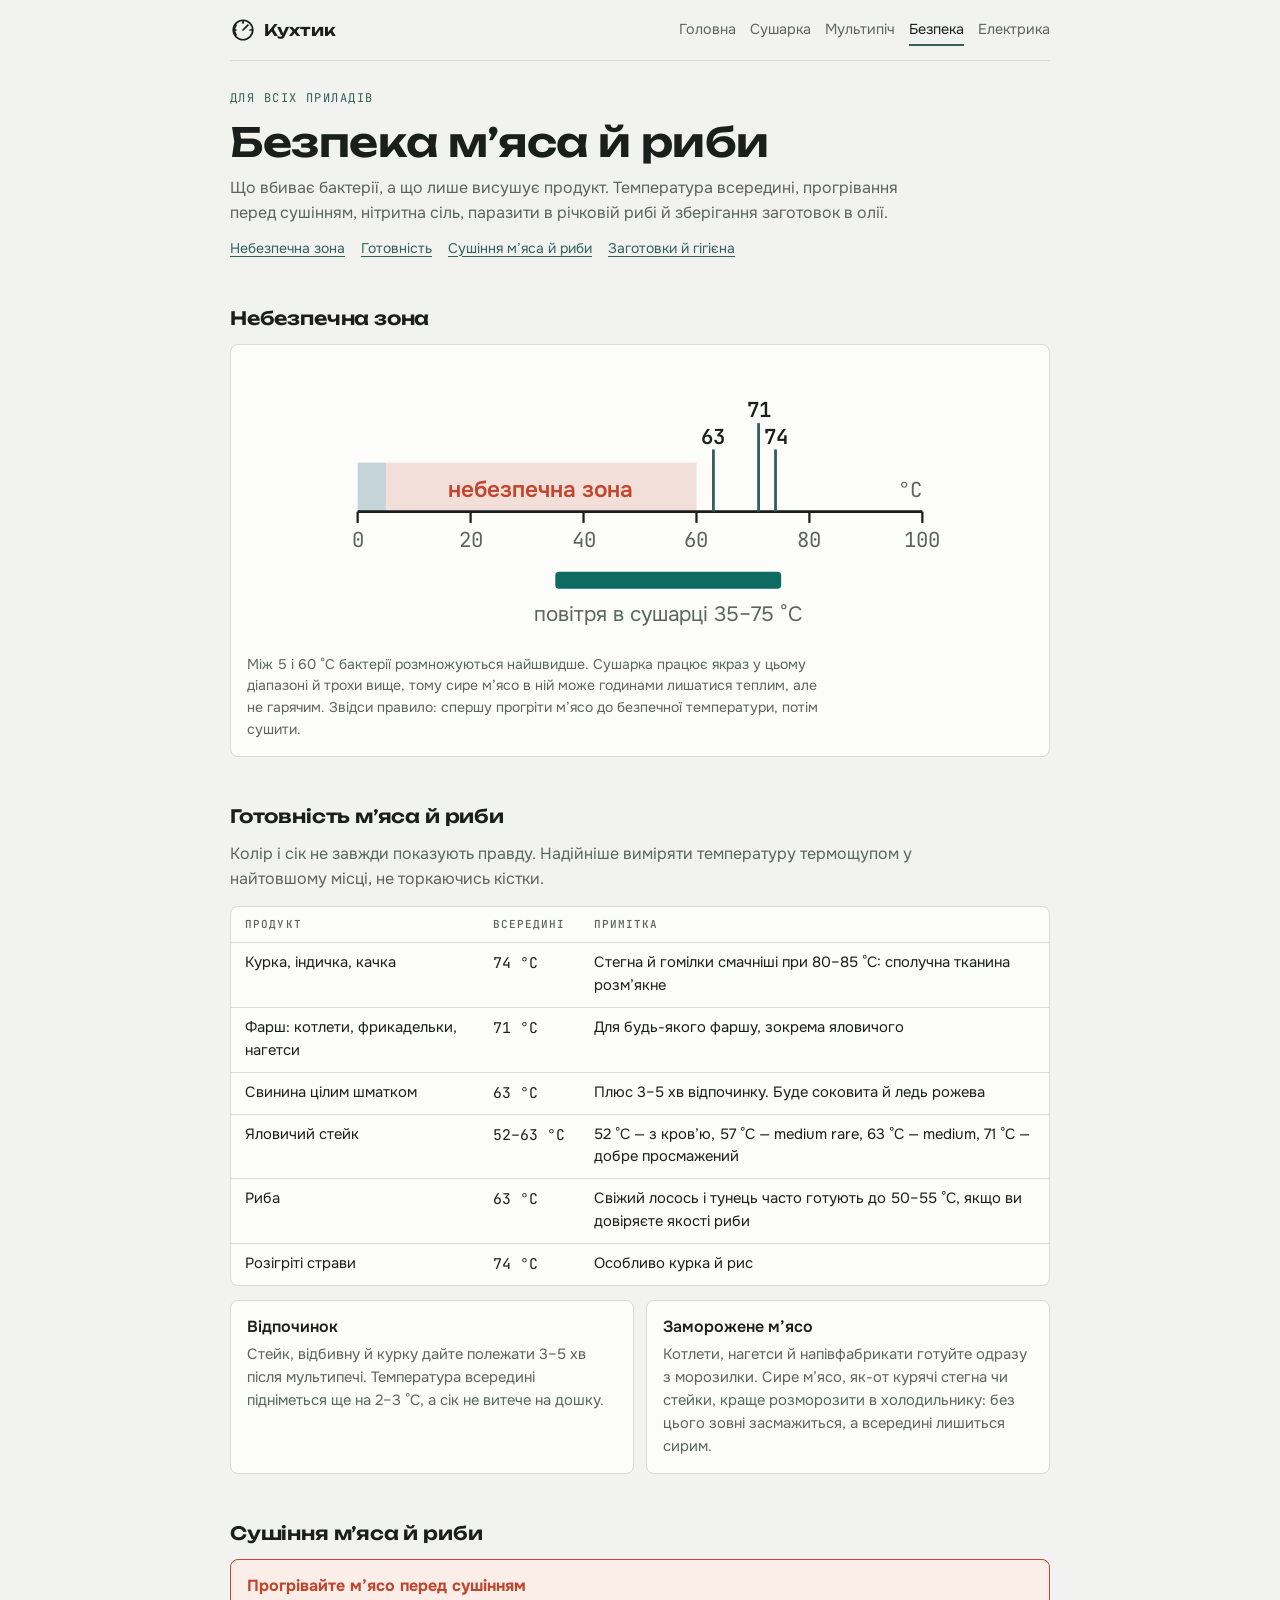
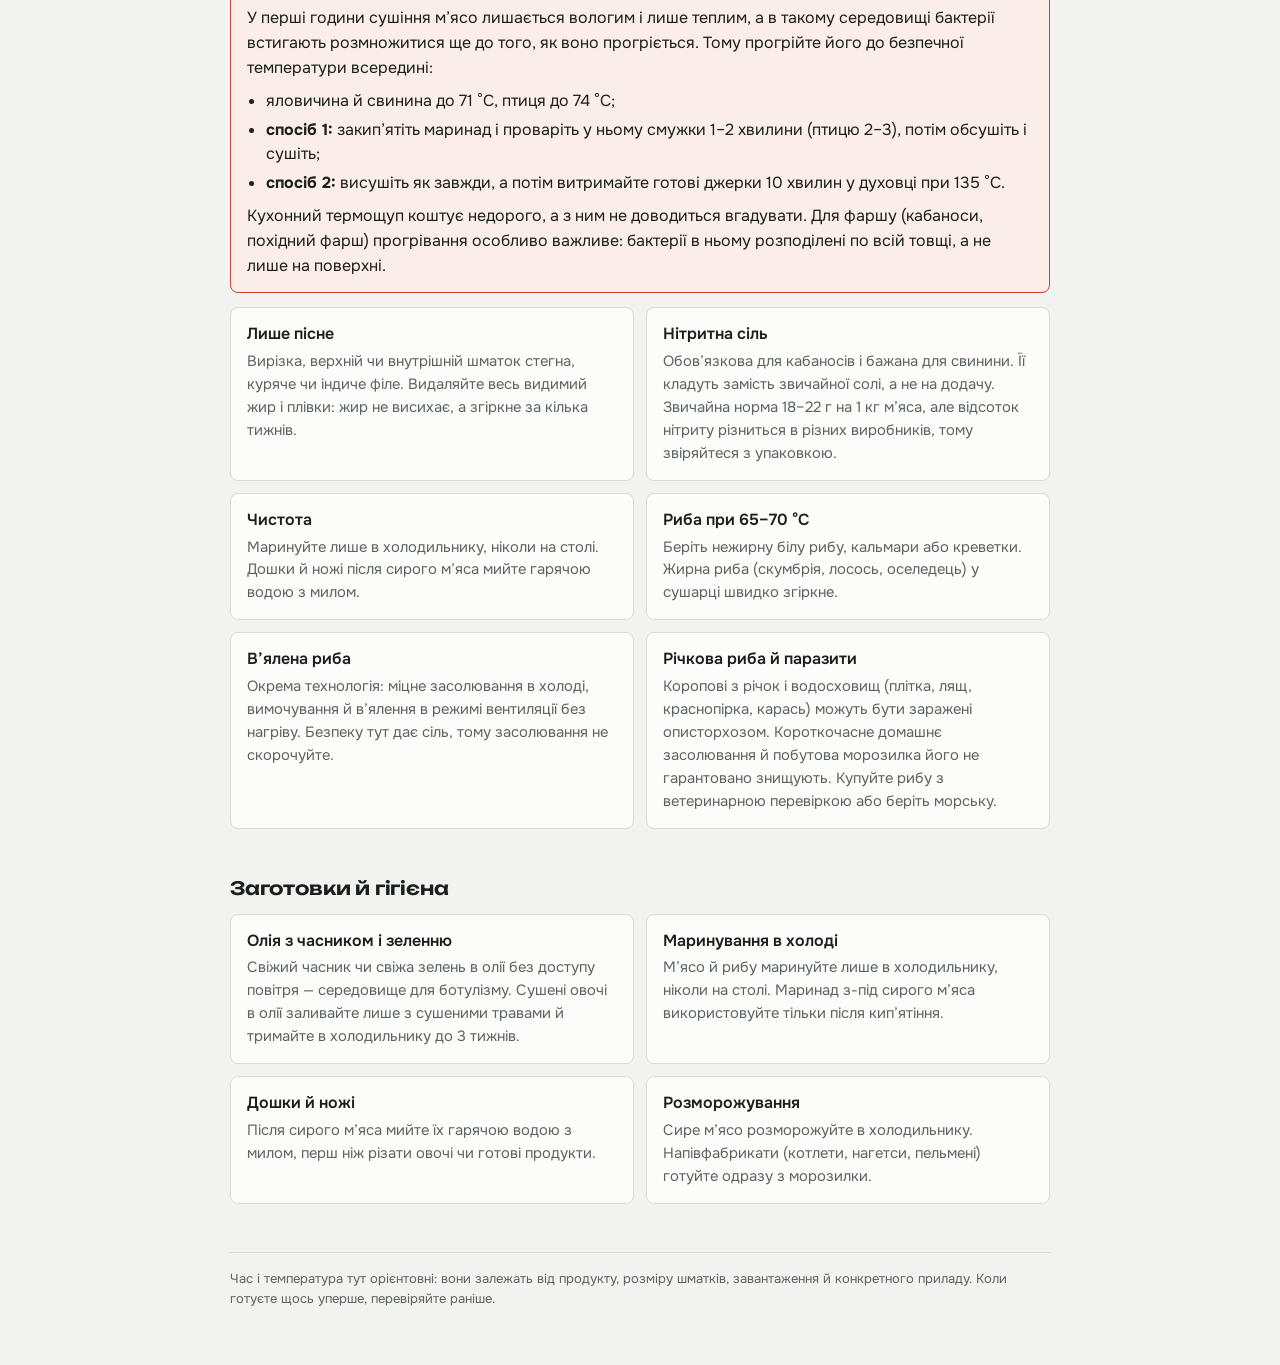
<file: safety.html>
<!doctype html>
<html lang="uk">
<head>
<meta charset="utf-8">
<meta name="viewport" content="width=device-width, initial-scale=1, viewport-fit=cover">
<title>Безпека м’яса й риби · Кухтик</title>
<meta name="description" content="Небезпечна зона температур, готовність м’яса, сушіння м’яса й риби.">
<link rel="icon" href="data:image/svg+xml,%3Csvg xmlns='http://www.w3.org/2000/svg' viewBox='0 0 24 24' fill='none' stroke='%2333605a' stroke-width='2' stroke-linecap='round'%3E%3Ccircle cx='12' cy='12' r='9'/%3E%3Cpath d='M12 12l4.5-4.5'/%3E%3C/svg%3E">
<link rel="preconnect" href="https://fonts.googleapis.com"><link rel="preconnect" href="https://fonts.gstatic.com" crossorigin><link href="https://fonts.googleapis.com/css2?family=Onest:wght@400;500;600&family=Unbounded:wght@500;600&family=JetBrains+Mono:wght@400;500&display=swap" rel="stylesheet">
<link rel="stylesheet" href="assets/style.css">
<style>html{padding-top:env(safe-area-inset-top,0px);padding-bottom:env(safe-area-inset-bottom,0px)}</style>
</head>
<body>
<script src="assets/icons.js"></script>
<nav class="site-nav" aria-label="Сайт"><a class="brand" href="index.html"><svg class="ico" aria-hidden="true"><use href="#i-logo"/></svg>Кухтик</a><div class="nav-links"><a href="index.html">Головна</a><a href="dehydrator.html">Сушарка</a><a href="airfryer.html">Мультипіч</a><a href="safety.html" aria-current="page">Безпека</a><a href="power.html">Електрика</a></div></nav>
<main class="wrap">
  <header class="hero-text">
    <span class="eyebrow">Для всіх приладів</span>
    <h1>Безпека м’яса й риби</h1>
    <p class="lead">Що вбиває бактерії, а що лише висушує продукт. Температура всередині, прогрівання перед сушінням, нітритна сіль, паразити в річковій рибі й зберігання заготовок в олії.</p>
    <nav class="toc" aria-label="Розділи"><a href="#zone">Небезпечна зона</a><a href="#doneness">Готовність</a><a href="#meat">Сушіння м’яса й риби</a><a href="#storage">Заготовки й гігієна</a></nav>
  </header>
  <section class="block" id="zone" aria-labelledby="zone-h">
    <h2 id="zone-h">Небезпечна зона</h2>
    <figure class="diagram">
<svg viewBox="0 0 340 150" role="img" aria-label="Шкала 0–100 °C: небезпечна зона 5–60 °C, безпечні температури 63, 71 і 74 °C; сушарка працює в діапазоні 35–75 °C">
  <rect x="35" y="54" width="165" height="26" class="hot-f" opacity=".16"/>
  <text x="117" y="72" text-anchor="middle" class="hot-f" style="font-weight:600">небезпечна зона</text>
  <rect x="20" y="54" width="15" height="26" style="fill:var(--cool)" opacity=".35"/>
  <path d="M20 80 H320" stroke="currentColor" stroke-width="1.5"/>
<path d="M20 80 v6" stroke="currentColor" stroke-width="1.2"/><text x="20" y="99" text-anchor="middle" class="mono small">0</text><path d="M80 80 v6" stroke="currentColor" stroke-width="1.2"/><text x="80" y="99" text-anchor="middle" class="mono small">20</text><path d="M140 80 v6" stroke="currentColor" stroke-width="1.2"/><text x="140" y="99" text-anchor="middle" class="mono small">40</text><path d="M200 80 v6" stroke="currentColor" stroke-width="1.2"/><text x="200" y="99" text-anchor="middle" class="mono small">60</text><path d="M260 80 v6" stroke="currentColor" stroke-width="1.2"/><text x="260" y="99" text-anchor="middle" class="mono small">80</text><path d="M320 80 v6" stroke="currentColor" stroke-width="1.2"/><text x="320" y="99" text-anchor="middle" class="mono small">100</text><path d="M209 47 V80" class="acc" stroke-width="1.5"/><text x="209" y="44" text-anchor="middle" class="mono" style="font-weight:600">63</text><path d="M233 33 V80" class="acc" stroke-width="1.5"/><text x="233" y="30" text-anchor="middle" class="mono" style="font-weight:600">71</text><path d="M242 47 V80" class="acc" stroke-width="1.5"/><text x="242" y="44" text-anchor="middle" class="mono" style="font-weight:600">74</text><text x="320" y="72" text-anchor="end" class="mono small">°C</text>
  <rect x="125" y="112" width="120" height="9" rx="2" style="fill:var(--dry)"/>
  <text x="185" y="138" text-anchor="middle" class="small">повітря в сушарці 35–75 °C</text>
</svg>
<figcaption>Між 5 і 60 °C бактерії розмножуються найшвидше. Сушарка працює якраз у цьому діапазоні й трохи вище, тому сире м’ясо в ній може годинами лишатися теплим, але не гарячим. Звідси правило: спершу прогріти м’ясо до безпечної температури, потім сушити.</figcaption>
</figure>
  </section>
  <section class="block" id="doneness" aria-labelledby="done-h">
    <h2 id="done-h">Готовність м’яса й риби</h2>
    <p>Колір і сік не завжди показують правду. Надійніше виміряти температуру термощупом у найтовшому місці, не торкаючись кістки.</p>
    <div class="tbl-wrap">
      <table>
        <thead><tr><th>Продукт</th><th>Всередині</th><th>Примітка</th></tr></thead>
        <tbody>
          <tr><td>Курка, індичка, качка</td><td class="num">74 °C</td><td>Стегна й гомілки смачніші при 80–85 °C: сполучна тканина розм’якне</td></tr>
          <tr><td>Фарш: котлети, фрикадельки, нагетси</td><td class="num">71 °C</td><td>Для будь-якого фаршу, зокрема яловичого</td></tr>
          <tr><td>Свинина цілим шматком</td><td class="num">63 °C</td><td>Плюс 3–5 хв відпочинку. Буде соковита й ледь рожева</td></tr>
          <tr><td>Яловичий стейк</td><td class="num">52–63 °C</td><td>52 °C — з кров’ю, 57 °C — medium rare, 63 °C — medium, 71 °C — добре просмажений</td></tr>
          <tr><td>Риба</td><td class="num">63 °C</td><td>Свіжий лосось і тунець часто готують до 50–55 °C, якщо ви довіряєте якості риби</td></tr>
          <tr><td>Розігріті страви</td><td class="num">74 °C</td><td>Особливо курка й рис</td></tr>
        </tbody>
      </table>
    </div>
    <div class="cards">
      <div class="card"><b>Відпочинок</b><span>Стейк, відбивну й курку дайте полежати 3–5 хв після мультипечі. Температура всередині підніметься ще на 2–3 °C, а сік не витече на дошку.</span></div>
      <div class="card"><b>Заморожене м’ясо</b><span>Котлети, нагетси й напівфабрикати готуйте одразу з морозилки. Сире м’ясо, як-от курячі стегна чи стейки, краще розморозити в холодильнику: без цього зовні засмажиться, а всередині лишиться сирим.</span></div>
    </div>
  </section>
  <section class="block" id="meat" aria-labelledby="meat-h">
    <h2 id="meat-h">Сушіння м’яса й риби</h2>
    <div class="warn">
      <b>Прогрівайте м’ясо перед сушінням</b>
      <p>У перші години сушіння м’ясо лишається вологим і лише теплим, а в такому середовищі бактерії встигають розмножитися ще до того, як воно прогріється. Тому прогрійте його до безпечної температури всередині:</p>
      <ul>
        <li>яловичина й свинина до 71 °C, птиця до 74 °C;</li>
        <li><b style="color:inherit">спосіб 1:</b> закип’ятіть маринад і проваріть у ньому смужки 1–2 хвилини (птицю 2–3), потім обсушіть і сушіть;</li>
        <li><b style="color:inherit">спосіб 2:</b> висушіть як завжди, а потім витримайте готові джерки 10 хвилин у духовці при 135 °C.</li>
      </ul>
      <p>Кухонний термощуп коштує недорого, а з ним не доводиться вгадувати. Для фаршу (кабаноси, похідний фарш) прогрівання особливо важливе: бактерії в ньому розподілені по всій товщі, а не лише на поверхні.</p>
    </div>
    <div class="cards">
      <div class="card"><b>Лише пісне</b><span>Вирізка, верхній чи внутрішній шматок стегна, куряче чи індиче філе. Видаляйте весь видимий жир і плівки: жир не висихає, а згіркне за кілька тижнів.</span></div>
      <div class="card"><b>Нітритна сіль</b><span>Обов’язкова для кабаносів і бажана для свинини. Її кладуть замість звичайної солі, а не на додачу. Звичайна норма 18–22 г на 1 кг м’яса, але відсоток нітриту різниться в різних виробників, тому звіряйтеся з упаковкою.</span></div>
      <div class="card"><b>Чистота</b><span>Маринуйте лише в холодильнику, ніколи на столі. Дошки й ножі після сирого м’яса мийте гарячою водою з милом.</span></div>
      <div class="card"><b>Риба при 65–70 °C</b><span>Беріть нежирну білу рибу, кальмари або креветки. Жирна риба (скумбрія, лосось, оселедець) у сушарці швидко згіркне.</span></div>
      <div class="card"><b>В’ялена риба</b><span>Окрема технологія: міцне засолювання в холоді, вимочування й в’ялення в режимі вентиляції без нагріву. Безпеку тут дає сіль, тому засолювання не скорочуйте.</span></div>
      <div class="card"><b>Річкова риба й паразити</b><span>Коропові з річок і водосховищ (плітка, лящ, краснопірка, карась) можуть бути заражені описторхозом. Короткочасне домашнє засолювання й побутова морозилка його не гарантовано знищують. Купуйте рибу з ветеринарною перевіркою або беріть морську.</span></div>
    </div>
  </section>
  <section class="block" id="storage" aria-labelledby="st-h">
    <h2 id="st-h">Заготовки й гігієна</h2>
    <div class="cards">
      <div class="card"><b>Олія з часником і зеленню</b><span>Свіжий часник чи свіжа зелень в олії без доступу повітря — середовище для ботулізму. Сушені овочі в олії заливайте лише з сушеними травами й тримайте в холодильнику до 3 тижнів.</span></div>
      <div class="card"><b>Маринування в холоді</b><span>М’ясо й рибу маринуйте лише в холодильнику, ніколи на столі. Маринад з-під сирого м’яса використовуйте тільки після кип’ятіння.</span></div>
      <div class="card"><b>Дошки й ножі</b><span>Після сирого м’яса мийте їх гарячою водою з милом, перш ніж різати овочі чи готові продукти.</span></div>
      <div class="card"><b>Розморожування</b><span>Сире м’ясо розморожуйте в холодильнику. Напівфабрикати (котлети, нагетси, пельмені) готуйте одразу з морозилки.</span></div>
    </div>
  </section>
  <footer>Час і температура тут орієнтовні: вони залежать від продукту, розміру шматків, завантаження й конкретного приладу. Коли готуєте щось уперше, перевіряйте раніше.</footer>
</main>
</body>
</html>
</file>
<file: assets/style.css>
/* Режими — спільні стилі.
   Layout: одна колонка до 820px; шапка з навігацією; сторінка приладу = герой з ілюстрацією → розділи → каталог.
   Кожен прилад має власний акцент через data-device на <body>. */
:root {
  --bg: #f2f3f1;
  --surface: #fcfcfb;
  --fg: #1a1e1c;
  --muted: #5b6460;
  --line: #d7dcd9;
  --track: #e3e7e4;
  --accent: #33605a;
  --accent-soft: #dde9e6;
  --cool: #5f8c99;
  --warm: #d68a1f;
  --hot: #c2452d;
  --warn-bg: #fbeee9;
  --dry: #0d6b62;
  --dry-soft: #d9ece8;
  --air: #a4501a;
  --air-soft: #f6e6da;
  --font-display: "Unbounded", "Onest", system-ui, sans-serif;
  --font-body: "Onest", system-ui, -apple-system, "Segoe UI", sans-serif;
  --font-mono: "JetBrains Mono", ui-monospace, "SF Mono", Menlo, monospace;
}
@media (prefers-color-scheme: dark) {
  :root:not([data-theme="light"]) {
    --bg: #121615; --surface: #1a201e; --fg: #e6ebe8; --muted: #9aa6a1; --line: #2d3733; --track: #26302c;
    --accent: #8cc7bd; --accent-soft: #1f3330; --cool: #7fb0bd; --warm: #e0a040; --hot: #e2705a; --warn-bg: #2d1e1a;
    --dry: #5fc4b8; --dry-soft: #1d3a36; --air: #ef9d5f; --air-soft: #3a2619;
    color-scheme: dark;
  }
}
:root[data-theme="dark"] {
  --bg: #121615; --surface: #1a201e; --fg: #e6ebe8; --muted: #9aa6a1; --line: #2d3733; --track: #26302c;
  --accent: #8cc7bd; --accent-soft: #1f3330; --cool: #7fb0bd; --warm: #e0a040; --hot: #e2705a; --warn-bg: #2d1e1a;
  --dry: #5fc4b8; --dry-soft: #1d3a36; --air: #ef9d5f; --air-soft: #3a2619;
  color-scheme: dark;
}
body[data-device="dry"] { --accent: var(--dry); --accent-soft: var(--dry-soft); }
body[data-device="air"] { --accent: var(--air); --accent-soft: var(--air-soft); }

* { box-sizing: border-box; }
[hidden] { display: none !important; }
html { scroll-behavior: smooth; }
@media (prefers-reduced-motion: reduce) { html { scroll-behavior: auto; } }
body { margin: 0; background: var(--bg); color: var(--fg); font-family: var(--font-body); font-size: 16px; line-height: 1.55; padding-inline: 16px; padding-block: 0 56px; }
.wrap { max-width: 820px; margin-inline: auto; display: flex; flex-direction: column; gap: 48px; }
h1, h2, h3 { font-family: var(--font-display); font-weight: 600; text-wrap: balance; margin: 0; letter-spacing: -0.01em; }
h1 { font-size: clamp(1.7rem, 6vw, 2.5rem); line-height: 1.1; }
h2 { font-size: 1.15rem; line-height: 1.25; }
h3 { font-size: 1rem; line-height: 1.3; }
p { margin: 0; }
a { color: var(--accent); text-underline-offset: 3px; }
a:focus-visible, button:focus-visible, summary:focus-visible, input:focus-visible, select:focus-visible { outline: 2px solid var(--accent); outline-offset: 2px; }
.eyebrow { font-family: var(--font-mono); font-size: 0.75rem; text-transform: uppercase; letter-spacing: 0.12em; color: var(--accent); }
.muted { color: var(--muted); }

/* навігація */
.site-nav { max-width: 820px; margin-inline: auto; display: flex; align-items: center; gap: 8px 18px; flex-wrap: wrap; padding-block: 14px; border-bottom: 1px solid var(--line); margin-bottom: 28px; }
.brand { display: inline-flex; align-items: center; gap: 8px; font-family: var(--font-display); font-weight: 600; font-size: 1rem; color: var(--fg); text-decoration: none; margin-right: auto; }
.brand svg { width: 26px; height: 26px; }
.nav-links { display: flex; gap: 4px 14px; flex-wrap: wrap; font-size: 0.9rem; }
.nav-links a { color: var(--muted); text-decoration: none; padding: 4px 0; border-bottom: 2px solid transparent; }
.nav-links a:hover { color: var(--fg); }
.nav-links a[aria-current="page"] { color: var(--fg); border-bottom-color: var(--accent); }

/* герой сторінки приладу */
.hero { display: grid; grid-template-columns: minmax(0, 1fr) 190px; gap: 20px; align-items: center; }
.hero-text { display: flex; flex-direction: column; gap: 12px; min-width: 0; }
.hero-art { color: var(--fg); }
.hero-art svg { width: 100%; height: auto; display: block; }
@media (max-width: 560px) { .hero { grid-template-columns: minmax(0, 1fr) 110px; gap: 12px; } }
.lead { color: var(--muted); max-width: 62ch; }
.specs { display: flex; flex-wrap: wrap; gap: 6px; }
.spec { font-family: var(--font-mono); font-size: 0.75rem; padding: 3px 8px; border-radius: 4px; background: var(--accent-soft); color: var(--fg); font-variant-numeric: tabular-nums; }
.toc { display: flex; flex-wrap: wrap; gap: 6px 16px; font-size: 0.875rem; }

/* картки й правила */
.block { display: flex; flex-direction: column; gap: 14px; scroll-margin-top: 16px; }
.block > p { color: var(--muted); max-width: 65ch; }
.rules, .cards { display: grid; grid-template-columns: repeat(auto-fit, minmax(min(100%, 300px), 1fr)); gap: 12px; }
.rule, .card { background: var(--surface); border: 1px solid var(--line); border-radius: 8px; padding: 14px 16px; display: flex; flex-direction: column; gap: 4px; min-width: 0; }
.rule b, .card b { font-weight: 600; }
.rule span, .card span { color: var(--muted); font-size: 0.925rem; }
.rule.key { background: var(--accent-soft); border-color: transparent; }
.rule.key span { color: var(--fg); }
.link-card { text-decoration: none; color: inherit; }
.link-card:hover { border-color: var(--accent); }
.link-card b::after { content: " →"; color: var(--accent); }

/* схеми */
figure.diagram { margin: 0; background: var(--surface); border: 1px solid var(--line); border-radius: 8px; padding: 16px; display: flex; flex-direction: column; gap: 10px; color: var(--fg); }
figure.diagram svg { width: 100%; height: auto; display: block; max-width: 640px; margin-inline: auto; }
figure.diagram figcaption { font-size: 0.875rem; color: var(--muted); max-width: 65ch; }
.diagrams { display: grid; grid-template-columns: repeat(auto-fit, minmax(min(100%, 340px), 1fr)); gap: 12px; }
svg .acc { stroke: var(--accent); }
svg .acc-fill { fill: var(--accent); }
svg .hot-s { stroke: var(--hot); }
svg .hot-f { fill: var(--hot); }
svg .warm-f { fill: var(--warm); }
svg .soft-f { fill: var(--accent-soft); }
svg .surf-f { fill: var(--surface); }
svg .mut { fill: var(--muted); }
svg .mut-s { stroke: var(--muted); }
svg text { font-family: var(--font-body); font-size: 12px; fill: currentColor; }
svg text.small { font-size: 11px; fill: var(--muted); }
svg text.mono { font-family: var(--font-mono); font-size: 11px; }

/* іконки */
.ico { width: 20px; height: 20px; flex: none; fill: none; stroke: currentColor; stroke-width: 1.6; stroke-linecap: round; stroke-linejoin: round; }

/* каталог */
.tools { display: flex; flex-direction: column; gap: 10px; position: sticky; top: env(safe-area-inset-top, 0px); background: var(--bg); padding-block: 10px; z-index: 5; border-bottom: 1px solid var(--line); }
.tabs { display: grid; grid-template-columns: 1fr 1fr; gap: 4px; background: var(--track); border-radius: 10px; padding: 4px; }
.tab { font: inherit; font-weight: 600; font-size: 0.9375rem; color: var(--muted); background: transparent; border: 0; border-radius: 7px; padding: 8px 10px; cursor: pointer; }
.tab[aria-selected="true"] { background: var(--surface); color: var(--fg); box-shadow: 0 1px 2px rgba(0,0,0,.08); }
.tab .n { font-family: var(--font-mono); font-weight: 400; font-size: 0.8125rem; color: var(--muted); margin-left: 4px; }
.search { width: 100%; font: inherit; color: var(--fg); background: var(--surface); border: 1px solid var(--line); border-radius: 8px; padding: 11px 14px; }
.chips { display: flex; flex-wrap: wrap; gap: 8px; }
@media (max-width: 600px) { .chips { flex-wrap: nowrap; overflow-x: auto; padding-bottom: 2px; scrollbar-width: none; } .chips::-webkit-scrollbar { display: none; } }
.chip { flex: none; display: inline-flex; align-items: center; gap: 6px; font: inherit; font-size: 0.875rem; color: var(--fg); background: transparent; border: 1px solid var(--line); border-radius: 999px; padding: 5px 13px; cursor: pointer; white-space: nowrap; }
.chip .ico { width: 16px; height: 16px; }
.chip[aria-pressed="true"] { background: var(--accent); border-color: var(--accent); color: var(--bg); font-weight: 600; }
.meta { display: flex; justify-content: space-between; align-items: center; gap: 12px; flex-wrap: wrap; font-size: 0.875rem; color: var(--muted); }
.link-btn { font: inherit; font-size: 0.875rem; color: var(--accent); background: none; border: 0; padding: 4px 0; cursor: pointer; text-decoration: underline; text-underline-offset: 3px; }
.legend { display: flex; flex-wrap: wrap; gap: 6px 16px; font-size: 0.8125rem; color: var(--muted); }
.legend i { display: inline-block; width: 10px; height: 10px; border-radius: 50%; margin-right: 6px; vertical-align: -1px; }
.list { display: flex; flex-direction: column; gap: 8px; }
.group-title { display: flex; align-items: center; gap: 8px; font-family: var(--font-mono); font-size: 0.75rem; text-transform: uppercase; letter-spacing: 0.12em; color: var(--muted); margin-top: 18px; }
.group-title .ico { color: var(--accent); }
.group-title:first-child { margin-top: 4px; }
details.item { background: var(--surface); border: 1px solid var(--line); border-radius: 8px; scroll-margin-top: 200px; }
details.item[open] { border-color: var(--accent); }
summary { list-style: none; cursor: pointer; padding: 12px 14px; display: grid; grid-template-columns: auto minmax(0, 1fr) auto; gap: 8px 12px; align-items: center; }
summary::-webkit-details-marker { display: none; }
.badge-ico { width: 34px; height: 34px; border-radius: 8px; background: var(--accent-soft); color: var(--accent); display: grid; place-items: center; align-self: start; }
.name { font-weight: 600; min-width: 0; }
.name small { display: block; font-weight: 400; color: var(--muted); font-size: 0.8125rem; }
.temp { font-family: var(--font-mono); font-size: 0.875rem; font-weight: 500; white-space: nowrap; font-variant-numeric: tabular-nums; align-self: start; padding-top: 2px; }
.bar { grid-column: 2 / -1; position: relative; height: 6px; border-radius: 3px; background: var(--track); }
.bar .fill { position: absolute; top: 0; bottom: 0; border-radius: 3px; background: var(--cool); }
.bar .fill.warm { background: var(--warm); }
.bar .fill.hot { background: var(--hot); }
.time { grid-column: 2 / -1; display: flex; justify-content: space-between; gap: 8px; font-size: 0.8125rem; color: var(--muted); }
.t { font-family: var(--font-mono); font-variant-numeric: tabular-nums; }
.temp.tt { display: inline-flex; align-items: center; gap: 4px; white-space: normal; text-align: right; max-width: 9.5em; justify-content: flex-end; }
.temp.tt .ico { width: 15px; height: 15px; color: var(--accent); flex: none; }
.body dl.times { display: flex; flex-wrap: wrap; gap: 8px 24px; }
.body dl.times dd { font-family: var(--font-mono); font-size: 0.9rem; font-variant-numeric: tabular-nums; }
.src { display: inline-block; font-family: var(--font-mono); font-size: 0.6875rem; font-weight: 500; letter-spacing: 0.04em; color: var(--accent); border: 1px solid var(--accent); border-radius: 4px; padding: 0 5px; margin-left: 6px; vertical-align: 1px; }
.body { padding: 12px 14px 16px; border-top: 1px solid var(--line); display: flex; flex-direction: column; gap: 12px; }
.body dl { margin: 0; display: grid; gap: 12px; }
.body dt, .body h4 { font-family: var(--font-mono); font-size: 0.6875rem; font-weight: 500; text-transform: uppercase; letter-spacing: 0.1em; color: var(--muted); margin: 0; }
.body dd { margin: 3px 0 0; max-width: 65ch; }
.tip { background: var(--accent-soft); border-radius: 6px; padding: 10px 12px; font-size: 0.925rem; }
.tip.book { background: transparent; border: 1px dashed var(--line); }
.recs { display: flex; flex-wrap: wrap; gap: 8px; }
.rec-btn { font: inherit; font-size: 0.875rem; font-weight: 600; color: var(--accent); background: transparent; border: 1px solid var(--accent); border-radius: 6px; padding: 6px 12px; cursor: pointer; text-align: left; }
.rec-btn:hover { background: var(--accent-soft); }
.ing { margin: 4px 0 0; padding: 0; list-style: none; display: grid; gap: 2px; }
.ing li { display: grid; grid-template-columns: minmax(0, 1fr) auto; gap: 12px; padding: 5px 0; border-bottom: 1px dotted var(--line); }
.ing li .q { font-family: var(--font-mono); font-size: 0.875rem; text-align: right; white-space: nowrap; font-variant-numeric: tabular-nums; }
.steps { margin: 4px 0 0; padding-left: 1.4em; display: grid; gap: 8px; max-width: 65ch; }
.steps li::marker { font-family: var(--font-mono); color: var(--accent); font-weight: 500; }
.empty { padding: 28px 16px; text-align: center; color: var(--muted); border: 1px dashed var(--line); border-radius: 8px; }

/* таблиці */
.tbl-wrap { overflow-x: auto; border: 1px solid var(--line); border-radius: 8px; background: var(--surface); }
table { width: 100%; border-collapse: collapse; font-size: 0.925rem; min-width: 460px; }
th, td { text-align: left; padding: 9px 14px; border-bottom: 1px solid var(--line); vertical-align: top; }
th { font-family: var(--font-mono); font-size: 0.6875rem; font-weight: 500; text-transform: uppercase; letter-spacing: 0.1em; color: var(--muted); }
tr:last-child td { border-bottom: 0; }
td.num { font-family: var(--font-mono); font-variant-numeric: tabular-nums; white-space: nowrap; }
.tbl-wrap h3 { padding: 12px 14px 0; }

/* калькулятор */
.calc { display: flex; flex-wrap: wrap; align-items: end; gap: 12px; background: var(--surface); border: 1px solid var(--line); border-radius: 8px; padding: 14px 16px; }
.calc label { display: flex; flex-direction: column; gap: 4px; font-size: 0.8125rem; color: var(--muted); flex: 1 1 130px; min-width: 0; }
.calc input, .calc select { font: inherit; font-size: 0.9375rem; color: var(--fg); background: var(--bg); border: 1px solid var(--line); border-radius: 6px; padding: 8px 10px; width: 100%; }
.calc output { flex: 1 1 100%; font-family: var(--font-mono); font-size: 1rem; font-variant-numeric: tabular-nums; }
.calc output b { color: var(--accent); font-weight: 500; }

.warn { background: var(--warn-bg); border: 1px solid var(--hot); border-radius: 8px; padding: 14px 16px; display: flex; flex-direction: column; gap: 8px; }
.warn > b { color: var(--hot); }
.warn ul { margin: 0; padding-left: 1.2em; display: grid; gap: 4px; }

/* головна */
.home-hero { display: flex; flex-direction: column; gap: 14px; padding-top: 8px; }
.devices { display: grid; grid-template-columns: repeat(auto-fit, minmax(min(100%, 340px), 1fr)); gap: 14px; }
.device { display: grid; grid-template-columns: 120px minmax(0, 1fr); gap: 16px; align-items: center; background: var(--surface); border: 1px solid var(--line); border-radius: 10px; padding: 18px; text-decoration: none; color: inherit; }
.device:hover { border-color: var(--accent); }
.device.dry { --accent: var(--dry); --accent-soft: var(--dry-soft); }
.device.air { --accent: var(--air); --accent-soft: var(--air-soft); }
.device svg { width: 100%; height: auto; color: var(--fg); }
.device-text { display: flex; flex-direction: column; gap: 6px; min-width: 0; }
.device-text h2 { font-size: 1.05rem; }
.device-text .go { font-weight: 600; color: var(--accent); font-size: 0.9rem; }
.counts { font-family: var(--font-mono); font-size: 0.8125rem; color: var(--muted); font-variant-numeric: tabular-nums; }
@media (max-width: 420px) { .device { grid-template-columns: 84px minmax(0, 1fr); padding: 14px; } }
.results { display: flex; flex-direction: column; gap: 6px; }
.result { display: grid; grid-template-columns: auto minmax(0, 1fr) auto; gap: 10px; align-items: center; background: var(--surface); border: 1px solid var(--line); border-radius: 8px; padding: 10px 12px; text-decoration: none; color: inherit; }
.result:hover { border-color: var(--accent); }
.result.dry { --accent: var(--dry); --accent-soft: var(--dry-soft); }
.result.air { --accent: var(--air); --accent-soft: var(--air-soft); }
.result .badge-ico { width: 30px; height: 30px; }
.result small { display: block; color: var(--muted); font-size: 0.8125rem; }
.result .where { font-size: 0.75rem; font-family: var(--font-mono); color: var(--accent); white-space: nowrap; }

.note { background: var(--accent-soft); border-radius: 10px; padding: 16px 18px; display: flex; flex-direction: column; gap: 6px; }
.note p { max-width: 65ch; }
footer { color: var(--muted); font-size: 0.8125rem; border-top: 1px solid var(--line); padding-top: 16px; }
@media (prefers-reduced-motion: no-preference) { .chip, .tab, details.item, .device, .result { transition: border-color .15s, background .15s; } }
</file>
